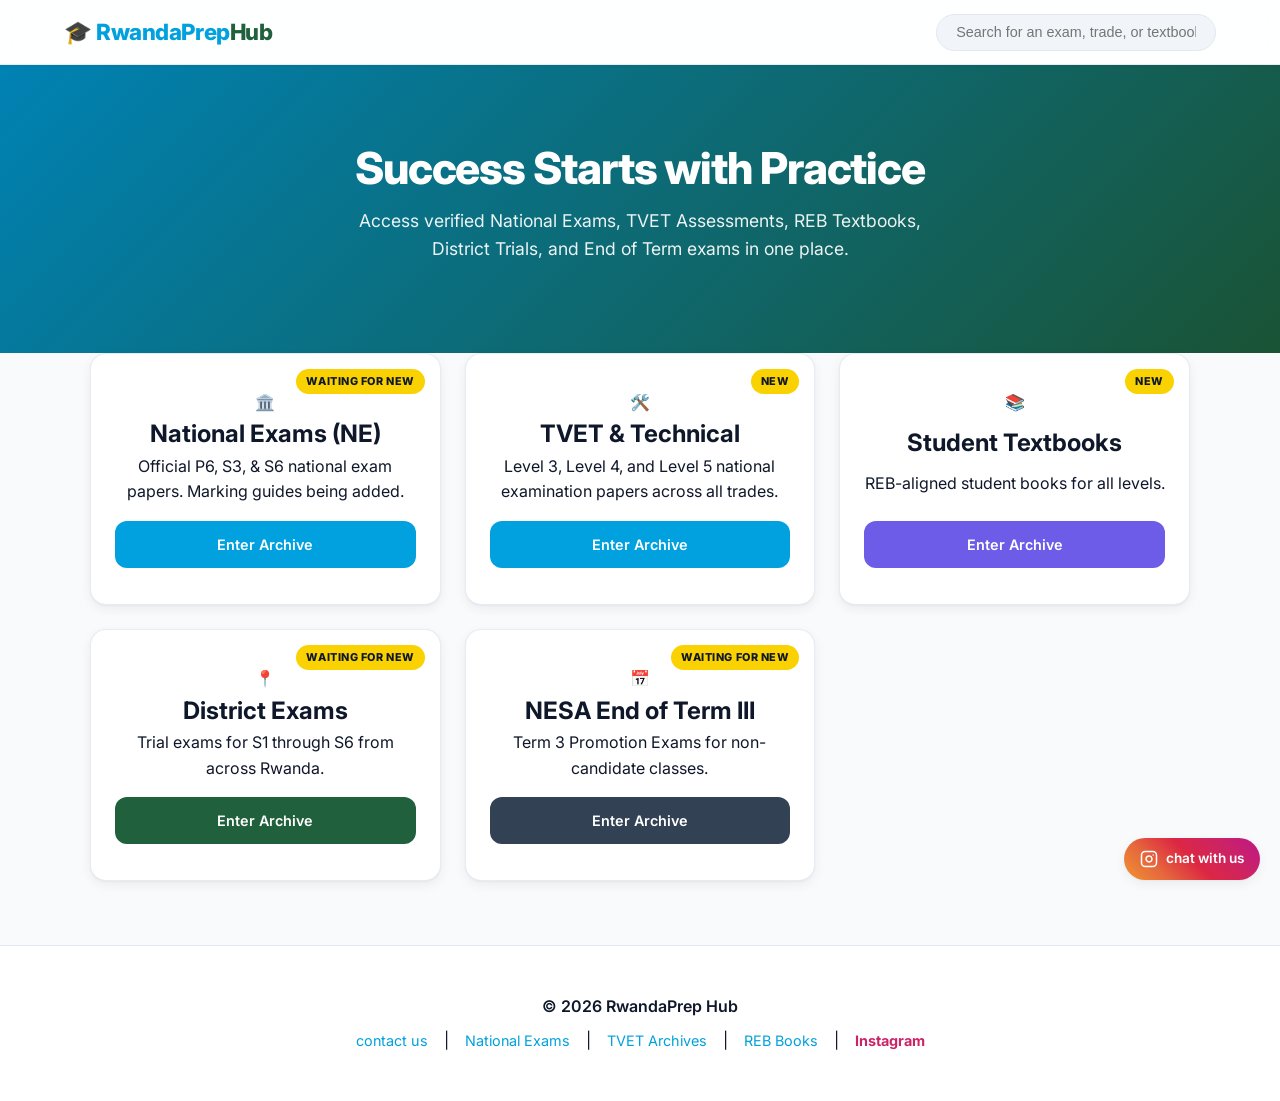
<file: index.html>
<!DOCTYPE html>
<html lang="en">
<head>
    <meta charset="UTF-8">
    <meta name="viewport" content="width=device-width, initial-scale=1.0">
    
    <title>Rwanda National Exam Past Papers, TVET & NESA District Mocks | RwandaPrep Hub</title>
    
    <meta name="description" content="Access official Rwanda National Exam (NESA) past papers, TVET L5 exams, TTC resources, textbooks, and District Mocks for P6, S3, and S6 candidates. Download marking schemes instantly.">
    
    <meta name="keywords" content="Rwanda National Exam Past Papers, NESA past papers, District Mocks Rwanda, S6 past papers, TVET L5 papers, S3 exam papers, P6 national exams, REB textbooks">
    
    <meta property="og:title" content="RwandaPrep Hub | National Exam Archive">
    <meta property="og:description" content="Free access to NESA past papers, TVET exams, REB textbooks, and District Mock exams.">
    <meta property="og:type" content="website">

    <link rel="icon" href="data:image/svg+xml,<svg xmlns=%22http://www.w3.org/2000/svg%22 viewBox=%220 0 100 100%22><text y=%22.9em%22 font-size=%2290%22>🎓</text></svg>">
    <link rel="stylesheet" href="style.css">

    <link rel="preconnect" href="https://fonts.googleapis.com">
    <link rel="preconnect" href="https://fonts.gstatic.com" crossorigin>
    <link href="https://fonts.googleapis.com/css2?family=Inter:wght@400;600;700&display=swap" rel="stylesheet">
    
    <!-- Google tag (gtag.js) -->
    <script async src="https://www.googletagmanager.com/gtag/js?id=G-NYPQ9ZKWQM"></script>
    <script>
      window.dataLayer = window.dataLayer || [];
      function gtag(){dataLayer.push(arguments);}
      gtag('js', new Date());

      gtag('config', 'G-NYPQ9ZKWQM');
    </script>
</head>
<body>

    <header class="main-header">
        <div class="header-container">
            <a href="index.html" class="logo">
                🎓 RwandaPrep<span>Hub</span>
            </a>
            <div class="search-container">
                <input type="text" placeholder="Search for an exam, trade, or textbook..." aria-label="Search">
            </div>
        </div>
    </header>

    <main>
        <section class="hero">
            <div class="hero-content">
                <h1>Success Starts with Practice</h1>
                <p>Access verified National Exams, TVET Assessments, REB Textbooks, District Trials, and End of Term exams in one place.</p>
            </div>
        </section>
    
        <section class="portal-selection">
            <div class="portal-grid">
                
                <a href="national.html" class="portal-card">
                    <div class="focus-badge">waiting for new</div>
                    <div class="portal-icon">🏛️</div>
                    <h2>National Exams (NE)</h2>
                    <p>Official P6, S3, & S6 national exam papers. Marking guides being added.</p>
                    <span class="btn btn-blue">Enter Archive</span>
                </a>

                <a href="tvet.html" class="portal-card">
                    <div class="focus-badge">New</div>
                    <div class="portal-icon">🛠️</div>
                    <h2>TVET & Technical</h2>
                    <p>Level 3, Level 4, and Level 5 national examination papers across all trades.</p>
                    <span class="btn btn-blue">Enter Archive</span>
                </a>

                <a href="books.html" class="portal-card">
                    <div class="focus-badge">New</div>
                    <div class="portal-icon">📚</div>
                    <h2>Student Textbooks</h2>
                    <p>REB-aligned student books for all levels.</p>
                    <span class="btn btn-purple">Enter Archive</span>
                </a>
    
                <a href="district.html" class="portal-card">
                    <div class="focus-badge">waiting for new</div>
                    <div class="portal-icon">📍</div>
                    <h2>District Exams</h2>
                    <p>Trial exams for S1 through S6 from across Rwanda.</p>
                    <span class="btn btn-green">Enter Archive</span>
                </a>
    
                <a href="end-of-year.html" class="portal-card">
                    <div class="focus-badge">waiting for new</div>
                    <div class="portal-icon">📅</div>
                    <h2>NESA End of Term III</h2>
                    <p>Term 3 Promotion Exams for non-candidate classes.</p>
                    <span class="btn btn-grey">Enter Archive</span>
                </a>
                
            </div>
        </section>
    </main>
    
   <footer class="main-footer">
        <p>&copy; 2026 RwandaPrep Hub</p>
        <div class="footer-links">
            <a href="javascript:void(0)" id="openModalFooter">contact us</a> | 
            <a href="national.html">National Exams</a> | 
            <a href="tvet.html">TVET Archives</a> | 
            <a href="books.html">REB Books</a> | 
            <a href="https://instagram.com/rwandaprep_official/" target="_blank" rel="noopener noreferrer" style="font-weight: 700; color: #cc2366;">
                Instagram
            </a>
        </div>
    </footer>

    <div id="requestModal" class="modal">
        <div class="modal-content">
            <span class="close-btn">&times;</span>
            <h2>Request or Contribute</h2>
            <p>Help us grow the RwandaPrep archive!</p>
            
            <form action="https://formsubmit.co/keynngirinhuti@gmail.com" method="POST">
                <input type="text" name="_honey" style="display:none">
                <input type="hidden" name="_captcha" value="false">
                <input type="hidden" name="_next" value="https://rwandaprep.netlify.app/national.html?status=success">        

                <div class="form-group">
                    <label>Your Name</label>
                    <input type="text" name="name" placeholder="Enter your name" required>
                </div>

                <div class="form-group">
                    <label>Reason for Contact</label>
                    <select name="contact_reason" class="modal-select" required>
                        <option value="" disabled selected>Select an option...</option>
                        <option value="Requesting Paper">I am looking for a missing paper or book</option>
                        <option value="Sharing Resource">I have a textbook/paper to share!</option>
                        <option value="Correction">I found a mistake in a paper or book</option>
                    </select>
                </div>

                <div class="form-group">
                    <label>Subject & Level</label>
                    <input type="text" name="subject_level" placeholder="e.g., S3 Biology or L5 Software Dev" required>
                </div>

                <div class="form-group">
                    <label>Specific Year</label>
                    <input type="text" name="year" placeholder="e.g., 2024" required>
                </div>

                <div class="form-group">
                    <label>Email Address</label>
                    <input type="email" name="email" placeholder="e.g., yourname@gmail.com" required>
                </div>

                <div class="form-group">
                    <label>Details</label>
                    <textarea name="message" rows="3" placeholder="If sharing a resource, paste a Google Drive link here or leave a message!"></textarea>
                </div>

                <button type="submit" class="submit-btn">Send to Archive</button>
            </form>
        </div>
    </div>

    <script src="script.js"></script>

    <a href="https://instagram.com/rwandaprep_official/" class="floating-ig" target="_blank" rel="noopener noreferrer" title="Ask for a paper on Instagram">
        <svg xmlns="http://www.w3.org/2000/svg" viewBox="0 0 24 24" fill="none" stroke="currentColor" stroke-width="2" stroke-linecap="round" stroke-linejoin="round">
            <rect x="2" y="2" width="20" height="20" rx="5" ry="5"></rect>
            <path d="M16 11.37A4 4 0 1 1 12.63 8 4 4 0 0 1 16 11.37z"></path>
            <line x1="17.5" y1="6.5" x2="17.51" y2="6.5"></line>
        </svg>
        <span class="ig-text">chat with us</span>
    </a>

</body>
</html>
</file>
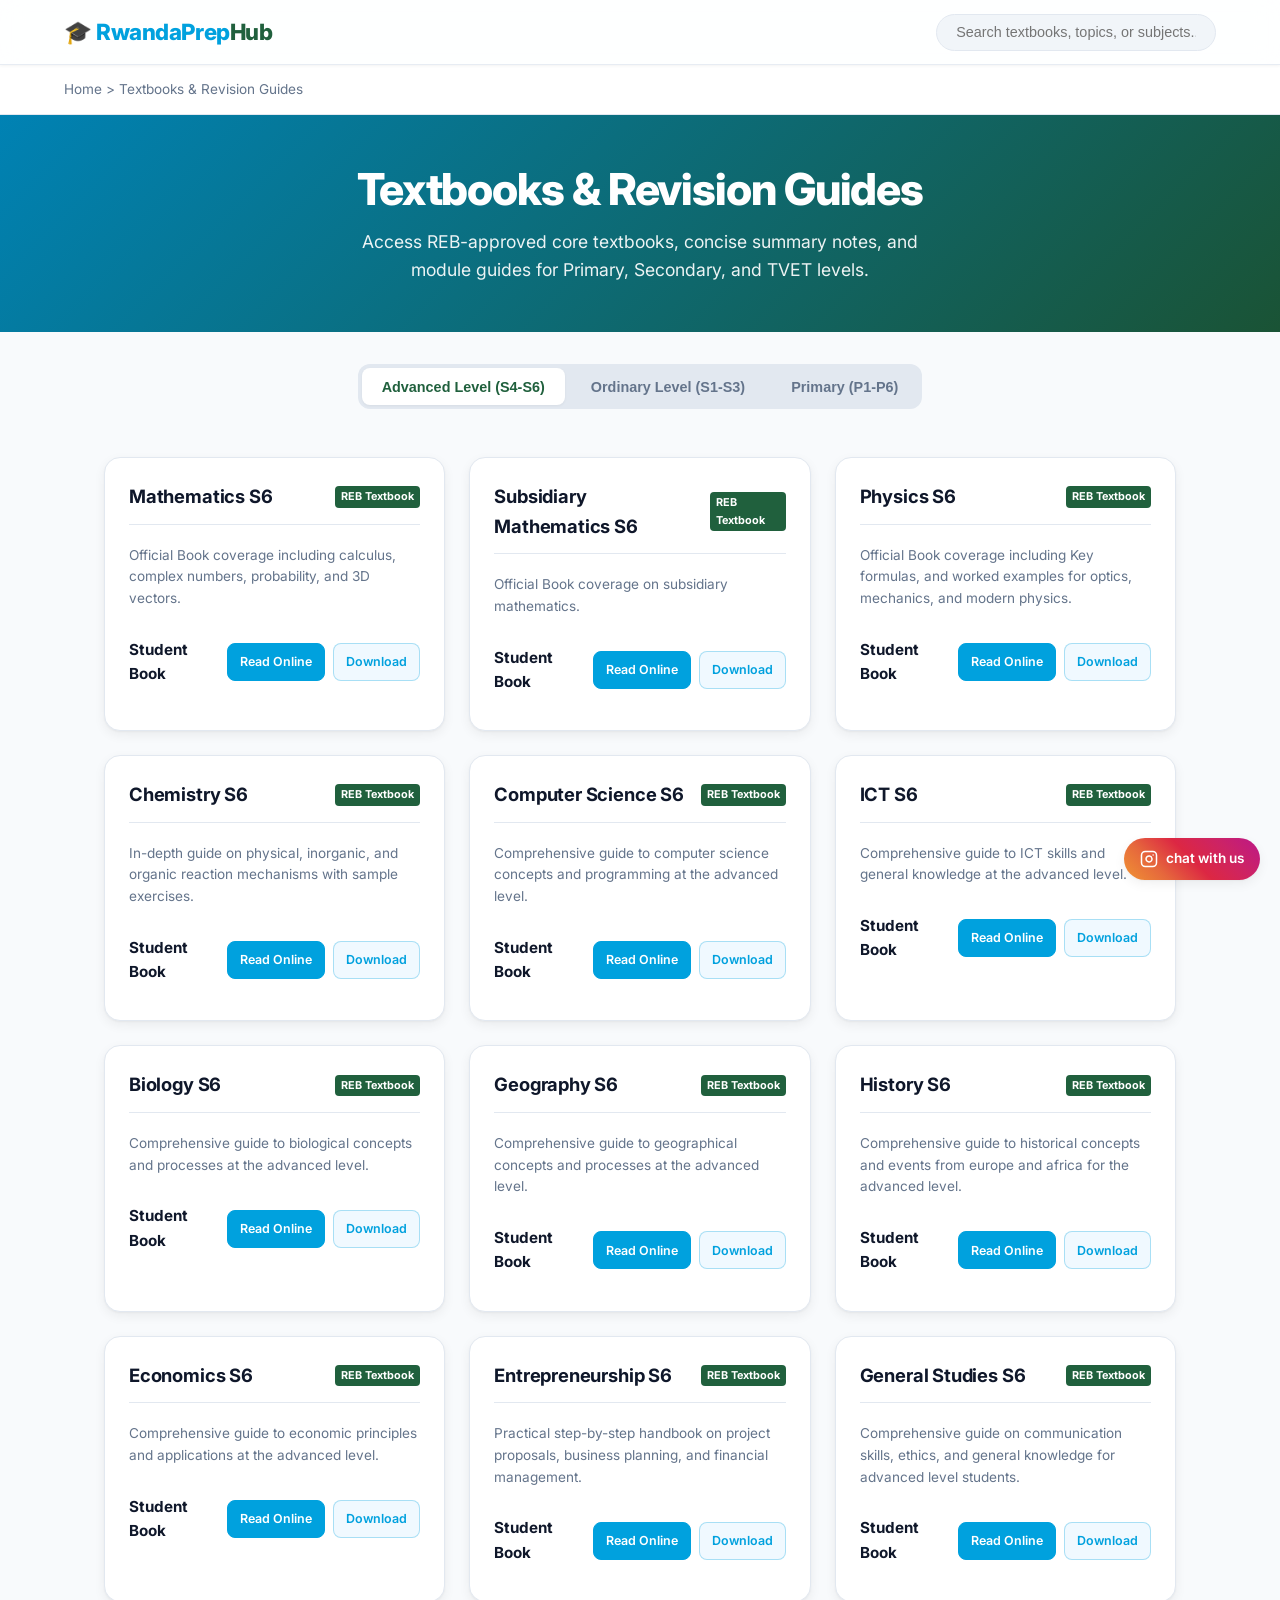
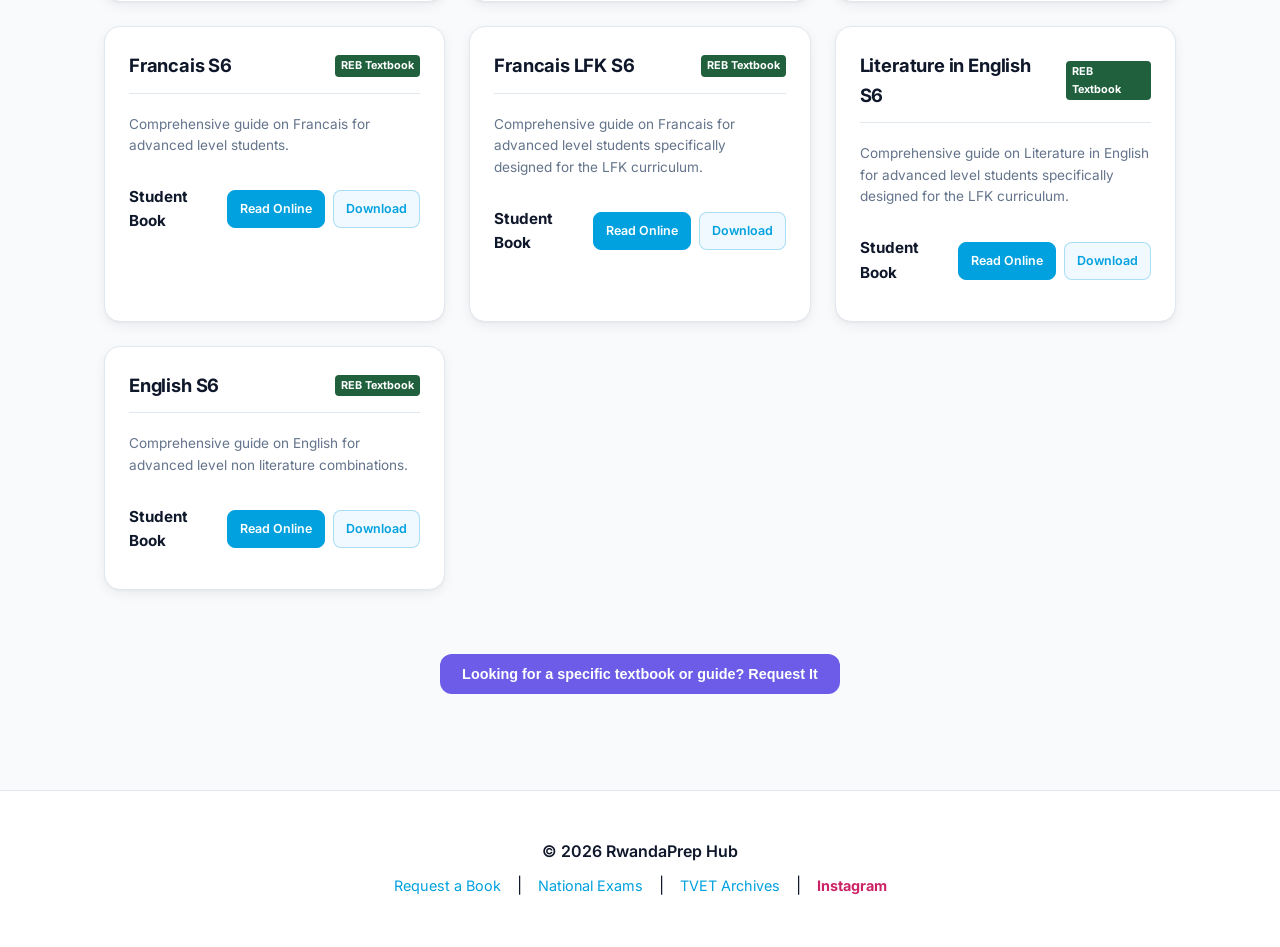
<file: books.html>
<!DOCTYPE html>
<html lang="en">
<head>
    <meta charset="UTF-8">
    <meta name="viewport" content="width=device-width, initial-scale=1.0">
    
    <title>REB Textbooks & Revision Guides | RwandaPrep Hub</title>
    
    <meta name="description" content="Download REB-aligned student textbooks, revision guides, summary notes, and TVET modules for Primary, Ordinary Level (S1-S3), and Advanced Level (S4-S6).">
    
    <meta name="keywords" content="REB textbooks, Rwanda student books, S6 Revision guides, S3 Physics notes, Primary school textbooks Rwanda, TVET modules PDF">
    
    <meta property="og:title" content="RwandaPrep Hub | Textbooks & Revision Guides">
    <meta property="og:description" content="Free REB core textbooks, revision notes, and study guides for primary and secondary students in Rwanda.">
    <meta property="og:type" content="website">

    <link rel="icon" href="data:image/svg+xml,<svg xmlns=%22http://www.w3.org/2000/svg%22 viewBox=%220 0 100 100%22><text y=%22.9em%22 font-size=%2290%22>🎓</text></svg>">
    <link rel="stylesheet" href="style.css">

    <link rel="preconnect" href="https://fonts.googleapis.com">
    <link rel="preconnect" href="https://fonts.gstatic.com" crossorigin>
    <link href="https://fonts.googleapis.com/css2?family=Inter:wght@400;600;700;800&display=swap" rel="stylesheet">
    
    <!-- Google tag (gtag.js) -->
    <script async src="https://www.googletagmanager.com/gtag/js?id=G-NYPQ9ZKWQM"></script>
    <script>
      window.dataLayer = window.dataLayer || [];
      function gtag(){dataLayer.push(arguments);}
      gtag('js', new Date());

      gtag('config', 'G-NYPQ9ZKWQM');
    </script>
</head>
<body>

    <!-- ==========================================
       1. MAIN HEADER & NAVIGATION
       ========================================== -->
    <header class="main-header">
        <div class="header-container">
            <a href="index.html" class="logo">
                🎓 RwandaPrep<span>Hub</span>
            </a>
            <div class="search-container">
                <input type="text" placeholder="Search textbooks, topics, or subjects..." aria-label="Search">
            </div>
        </div>
    </header>

    <!-- Breadcrumb Navigation -->
    <nav class="breadcrumb-nav">
        <a href="index.html">Home</a> &gt; <span>Textbooks & Revision Guides</span>
    </nav>

    <!-- ==========================================
       2. HERO SECTION
       ========================================== -->
    <section class="archive-hero">
        <h1>Textbooks & Revision Guides</h1>
        <p>Access REB-approved core textbooks, concise summary notes, and module guides for Primary, Secondary, and TVET levels.</p>
    </section>

    <!-- ==========================================
       3. LEVEL SWITCHER
       ========================================== -->
    <section class="level-switcher-section">
        <div class="switcher-container">
            <button class="level-btn active">Advanced Level (S4-S6)</button>
            <button class="level-btn">Ordinary Level (S1-S3)</button>
            <button class="level-btn">Primary (P1-P6)</button>
        </div>
    </section>

    <!-- ==========================================
       4. BOOKS & GUIDES GRID
       ========================================== -->
    <main class="subject-grid-section">
        
        <!-- ADVANCED LEVEL CONTENT (S4-S6) -->
        <div id="s6-content" class="level-content" style="display: block;">
            <div class="subject-grid">

                <article class="subject-card" data-keywords="advanced mathematics calculus algebra vectors s6 text book reb">
                    <div class="card-header">
                        <h3>Mathematics S6</h3>
                        <span class="badge-mock">REB Textbook</span>
                    </div>
                    <p style="font-size: 0.85rem; color: var(--text-muted); margin-bottom: 1rem;">
                        Official Book coverage including calculus, complex numbers, probability, and 3D vectors.
                    </p>
                    <ul class="paper-list">
                        <li>
                            <span class="year">Student Book</span>
                            <div class="actions">
                                <a href="books/s6/Advanced Mathematics S6 SB (1).pdf" class="download-link view" target="_blank">Read Online</a>
                                <a href="books/s6/Advanced Mathematics S6 SB (1).pdf" download class="download-link download">Download</a>
                            </div>
                        </li>
                    </ul>
                </article>

                <article class="subject-card" data-keywords="subsidiary mathematics calculus algebra vectors s6 text book reb">
                    <div class="card-header">
                        <h3>Subsidiary Mathematics S6</h3>
                        <span class="badge-mock">REB Textbook</span>
                    </div>
                    <p style="font-size: 0.85rem; color: var(--text-muted); margin-bottom: 1rem;">
                        Official Book coverage on subsidiary mathematics.
                    </p>
                    <ul class="paper-list">
                        <li>
                            <span class="year">Student Book</span>
                            <div class="actions">
                                <a href="books/s6/Subsidiary Mathematics SB S6.pdf" class="download-link view" target="_blank">Read Online</a>
                                <a href="books/s6/Subsidiary Mathematics SB S6.pdf" download class="download-link download">Download</a>
                            </div>
                        </li>
                    </ul>
                </article>

                <article class="subject-card" data-keywords="physics summary electromagnetism optics s6 text book reb">
                    <div class="card-header">
                        <h3>Physics S6 </h3>
                        <span class="badge-mock">REB Textbook</span>
                    </div>
                    <p style="font-size: 0.85rem; color: var(--text-muted); margin-bottom: 1rem;">
                       Official Book coverage including Key formulas, and worked examples for optics, mechanics, and modern physics.
                    </p>
                    <ul class="paper-list">
                        <li>
                            <span class="year">Student Book</span>
                            <div class="actions">
                                <a href="books/s6/S6 Physics  SB  (2).pdf" class="download-link view" target="_blank">Read Online</a>
                                <a href="books/s6/S6 Physics  SB  (2).pdf" download class="download-link download">Download</a>
                            </div>
                        </li>
                    </ul>
                </article>

                <article class="subject-card" data-keywords="chemistry organic physical chemistry s6 text book">
                    <div class="card-header">
                        <h3> Chemistry S6</h3>
                        <span class="badge-mock">REB Textbook</span>
                    </div>
                    <p style="font-size: 0.85rem; color: var(--text-muted); margin-bottom: 1rem;">
                        In-depth guide on physical, inorganic, and organic reaction mechanisms with sample exercises.
                    </p>
                    <ul class="paper-list">
                        <li>
                            <span class="year">Student Book</span>
                            <div class="actions">
                                <a href="books/s6/Chemistry S6 SB.pdf" class="download-link view" target="_blank">Read Online</a>
                                <a href="books/s6/Chemistry S6 SB.pdf" download class="download-link download">Download</a>
                            </div>
                        </li>
                    </ul>
                </article>

                <article class="subject-card" data-keywords="computer science programming s6 text book reb">
                    <div class="card-header">
                        <h3> Computer Science S6</h3>
                        <span class="badge-mock">REB Textbook</span>
                    </div>
                    <p style="font-size: 0.85rem; color: var(--text-muted); margin-bottom: 1rem;">
                        Comprehensive guide to computer science concepts and programming at the advanced level.
                    </p>
                    <ul class="paper-list">
                        <li>
                            <span class="year">Student Book</span>
                            <div class="actions">
                                <a href="books/s6/Computer Science S6 SB.pdf" class="download-link view" target="_blank">Read Online</a>
                                <a href="books/s6/Computer Science S6 SB.pdf" download class="download-link download">Download</a>
                            </div>
                        </li>
                    </ul>
                </article>

                <article class="subject-card" data-keywords="ICT computer skills and general ict knowledge s6 text book reb">
                    <div class="card-header">
                        <h3> ICT S6</h3>
                        <span class="badge-mock">REB Textbook</span>
                    </div>
                    <p style="font-size: 0.85rem; color: var(--text-muted); margin-bottom: 1rem;">
                        Comprehensive guide to ICT skills and general knowledge at the advanced level.
                    </p>
                    <ul class="paper-list">
                        <li>
                            <span class="year">Student Book</span>
                            <div class="actions">
                                <a href="books/s6/ICT S6 SB.pdf" class="download-link view" target="_blank">Read Online</a>
                                <a href="books/s6/ICT S6 SB.pdf" download class="download-link download">Download</a>
                            </div>
                        </li>
                    </ul>
                </article>

                <article class="subject-card" data-keywords="biology life sciences s6 text book reb">
                    <div class="card-header">
                        <h3>Biology S6</h3>
                        <span class="badge-mock">REB Textbook</span>
                    </div>
                    <p style="font-size: 0.85rem; color: var(--text-muted); margin-bottom: 1rem;">
                        Comprehensive guide to biological concepts and processes at the advanced level.
                    </p>
                    <ul class="paper-list">
                        <li>
                            <span class="year">Student Book</span>
                            <div class="actions">
                                <a href="books/s6/Biology S6 Student Book .pdf" class="download-link view" target="_blank">Read Online</a>
                                <a href="books/s6/Biology S6 Student Book .pdf" download class="download-link download">Download</a>
                            </div>
                        </li>
                    </ul>
                </article>

                <article class="subject-card" data-keywords="geography ,weather and geophysical processes s6 text book reb">
                    <div class="card-header">
                        <h3>Geography S6</h3>
                        <span class="badge-mock">REB Textbook</span>
                    </div>
                    <p style="font-size: 0.85rem; color: var(--text-muted); margin-bottom: 1rem;">
                        Comprehensive guide to geographical concepts and processes at the advanced level.
                    </p>
                    <ul class="paper-list">
                        <li>
                            <span class="year">Student Book</span>
                            <div class="actions">
                                <a href="books/s6/Geography S6 SB.pdf" class="download-link view" target="_blank">Read Online</a>
                                <a href="books/s6/Geography S6 SB.pdf" download class="download-link download">Download</a>
                            </div>
                        </li>
                    </ul>
                </article>
                <article class="subject-card" data-keywords="History of europe and africa  s6 text book reb">
                    <div class="card-header">
                        <h3>History S6</h3>
                        <span class="badge-mock">REB Textbook</span>
                    </div>
                    <p style="font-size: 0.85rem; color: var(--text-muted); margin-bottom: 1rem;">
                        Comprehensive guide to historical concepts and events from europe and africa for the advanced level.
                    </p>
                    <ul class="paper-list">
                        <li>
                            <span class="year">Student Book</span>
                            <div class="actions">
                                <a href="books/s6/History S6 SB.pdf" class="download-link view" target="_blank">Read Online</a>
                                <a href="books/s6/History S6 SB.pdf" download class="download-link download">Download</a>
                            </div>
                        </li>
                    </ul>
                </article>
                

                <article class="subject-card" data-keywords="economics macroeconomics microeconomics s6 text book reb">
                    <div class="card-header">
                        <h3>Economics S6</h3>
                        <span class="badge-mock">REB Textbook</span>
                    </div>
                    <p style="font-size: 0.85rem; color: var(--text-muted); margin-bottom: 1rem;">
                        Comprehensive guide to economic principles and applications at the advanced level.
                    </p>
                    <ul class="paper-list">
                        <li>
                            <span class="year">Student Book</span>
                            <div class="actions">
                                <a href="books/s6/Economics S6 SB.pdf" class="download-link view" target="_blank">Read Online</a>
                                <a href="books/s6/Economics S6 SB.pdf" download class="download-link download">Download</a>
                            </div>
                        </li>
                    </ul>
                </article>

                <article class="subject-card" data-keywords="entrepreneurship business plan finance s6 text book reb">
                    <div class="card-header">
                        <h3>Entrepreneurship S6</h3>
                        <span class="badge-mock">REB Textbook</span>
                    </div>
                    <p style="font-size: 0.85rem; color: var(--text-muted); margin-bottom: 1rem;">
                        Practical step-by-step handbook on project proposals, business planning, and financial management.
                    </p>
                    <ul class="paper-list">
                        <li>
                            <span class="year">Student Book</span>
                            <div class="actions">
                                <a href="books/s6/Entrepreneurship S6_SB.pdf" class="download-link view" target="_blank">Read Online</a>
                                <a href="books/s6/Entrepreneurship S6_SB.pdf" download class="download-link download">Download</a>
                            </div>
                        </li>
                    </ul>
                </article>

                <article class="subject-card" data-keywords="General Studies and communication skills s6 text book reb">
                    <div class="card-header">
                        <h3>General Studies S6</h3>
                        <span class="badge-mock">REB Textbook</span>
                    </div>
                    <p style="font-size: 0.85rem; color: var(--text-muted); margin-bottom: 1rem;">
                        Comprehensive guide on communication skills, ethics, and general knowledge for advanced level students.
                    </p>
                    <ul class="paper-list">
                        <li>
                            <span class="year">Student Book</span>
                            <div class="actions">
                                <a href="books/s6/General Studies S6 SB.pdf" class="download-link view" target="_blank">Read Online</a>
                                <a href="books/s6/General Studies S6 SB.pdf" download class="download-link download">Download</a>
                            </div>
                        </li>
                    </ul>
                </article>
                <article class="subject-card" data-keywords="Francais ,grammaire ,vocabulaire ,lecture s6  text book reb">
                    <div class="card-header">
                        <h3>Francais S6</h3>
                        <span class="badge-mock">REB Textbook</span>
                    </div>
                    <p style="font-size: 0.85rem; color: var(--text-muted); margin-bottom: 1rem;">
                        Comprehensive guide on Francais for advanced level students.
                    </p>
                    <ul class="paper-list">
                        <li>
                            <span class="year">Student Book</span>
                            <div class="actions">
                                <a href="books/s6/FRENCH S6 SB.pdf" class="download-link view" target="_blank">Read Online</a>
                                <a href="books/s6/FRENCH S6 SB.pdf" download class="download-link download">Download</a>
                            </div>
                        </li>
                    </ul>
                </article>
                <article class="subject-card" data-keywords="Francais ,grammaire ,vocabulaire ,lecture s6 text book reb">
                    <div class="card-header">
                        <h3>Francais LFK S6</h3>
                        <span class="badge-mock">REB Textbook</span>
                    </div>
                    <p style="font-size: 0.85rem; color: var(--text-muted); margin-bottom: 1rem;">
                        Comprehensive guide on Francais for advanced level students specifically designed for the LFK curriculum.
                    </p>
                    <ul class="paper-list">
                        <li>
                            <span class="year">Student Book</span>
                            <div class="actions">
                                <a href="books/s6/French S6 SB LFK.pdf " class="download-link view" target="_blank">Read Online</a>
                                <a href="books/s6/French S6 SB LFK.pdf " download class="download-link download">Download</a>
                            </div>
                        </li>
                    </ul>
                </article>
                <article class="subject-card" data-keywords="Literature in English s6 text book reb">
                    <div class="card-header">
                        <h3>Literature in English S6</h3>
                        <span class="badge-mock">REB Textbook</span>
                    </div>
                    <p style="font-size: 0.85rem; color: var(--text-muted); margin-bottom: 1rem;">
                        Comprehensive guide on Literature in English for advanced level students specifically designed for the LFK curriculum.
                    </p>
                    <ul class="paper-list">
                        <li>
                            <span class="year">Student Book</span>
                            <div class="actions">
                                <a href="books/s6/Literature in English S6 SB.pdf " class="download-link view" target="_blank">Read Online</a>
                                <a href="books/s6/Literature in English S6 SB.pdf " download class="download-link download">Download</a>
                            </div>
                        </li>
                    </ul>
                </article>
                <article class="subject-card" data-keywords="English s6 text book reb">
                    <div class="card-header">
                        <h3>English S6</h3>
                        <span class="badge-mock">REB Textbook</span>
                    </div>
                    <p style="font-size: 0.85rem; color: var(--text-muted); margin-bottom: 1rem;">
                        Comprehensive guide on English for advanced level non literature combinations.
                    </p>
                    <ul class="paper-list">
                        <li>
                            <span class="year">Student Book</span>
                            <div class="actions">
                                <a href="books/s6/English S6 SB.pdf " class="download-link view" target="_blank">Read Online</a>
                                <a href="books/s6/English S6 SB.pdf " download class="download-link download">Download</a>
                            </div>
                        </li>
                    </ul>
                </article>

            </div>
        </div>

        <!-- ORDINARY LEVEL CONTENT (S1-S3) -->
        <div id="s3-content" class="level-content" style="display: none;">
            <div class="subject-grid">

                <article class="subject-card" data-keywords="physics summary mechanics energy electricity s1 s2 s3 ordinary level">
                    <div class="card-header">
                        <h3> Physics S3</h3>
                        <span class="badge-mock">Revision Guide</span>
                    </div>
                    <p style="font-size: 0.85rem; color: var(--text-muted); margin-bottom: 1rem;">
                        Condensed notes covering mechanics, heat, sound, light, and basic circuits for S3 students.
                    </p>
                    <ul class="paper-list">
                        <li>
                            <span class="year">Student Book</span>
                            <div class="actions">
                                <a href="books/s3/Physics S3 SB.pdf" class="download-link view" target="_blank">Read Online</a>
                                <a href="books/s3/Physics S3 SB.pdf" download class="download-link download">Download</a>
                            </div>
                        </li>
                    </ul>
                </article>

                <article class="subject-card" data-keywords="biology genetics ecology physiology s3 ordinary level text book">
                    <div class="card-header">
                        <h3>Biology S3</h3>
                        <span class="badge-mock">REB Textbook</span>
                    </div>
                    <p style="font-size: 0.85rem; color: var(--text-muted); margin-bottom: 1rem;">
                        Comprehensive textbook on human anatomy, plant physiology, genetics, and environmental ecology.
                    </p>
                    <ul class="paper-list">
                        <li>
                            <span class="year">Student Book</span>
                            <div class="actions">
                                <a href="books/s3/Biology S3 SB.pdf" class="download-link view" target="_blank">Read Online</a>
                                <a href="books/s3/Biology S3 SB.pdf" download class="download-link download">Download</a>
                            </div>
                        </li>
                    </ul>
                </article>

                <article class="subject-card" data-keywords="mathematics arithmetic geometry fractions s1 s2 s3 guide">
                    <div class="card-header">
                        <h3>Mathematics S3</h3>
                        <span class="badge-mock">Study Guide</span>
                    </div>
                    <p style="font-size: 0.85rem; color: var(--text-muted); margin-bottom: 1rem;">
                        Arithmetic operations, fractions, geometry, and algebraic concepts for S3 students.
                    </p>
                    <ul class="paper-list">
                        <li>
                            <span class="year">Study Book</span>
                            <div class="actions">
                                <a href="books/s3/Mathematics S3 SB.pdf" class="download-link view" target="_blank">Read Online</a>
                                <a href="books/s3/Mathematics S3 SB.pdf" download class="download-link download">Download</a>
                            </div>
                        </li>
                    </ul>
                </article>

            </div>
        </div>

        <!-- PRIMARY LEVEL CONTENT (P1-P6) -->
        <div id="p6-content" class="level-content" style="display: none;">
            <div class="subject-grid">

                <article class="subject-card" data-keywords="mathematics arithmetic geometry fractions p6 primary text book">
                    <div class="card-header">
                        <h3>Mathematics P6 Textbook</h3>
                        <span class="badge-mock">REB Textbook</span>
                    </div>
                    <p style="font-size: 0.85rem; color: var(--text-muted); margin-bottom: 1rem;">
                        P6 math textbook focusing on core arithmetic, percentages, algebra foundations, and geometry.
                    </p>
                    <ul class="paper-list">
                        <li>
                            <span class="year">Student Book</span>
                            <div class="actions">
                                <a href="books/p6/Mathematics P6 PB.pdf" class="download-link view" target="_blank">Read Online</a>
                                <a href="books/p6/Mathematics P6 PB.pdf" download class="download-link download">Download</a>
                            </div>
                        </li>
                    </ul>
                </article>

                <article class="subject-card" data-keywords="science elementary technology set p6 primary text book">
                    <div class="card-header">
                        <h3>SET P6</h3>
                        <span class="badge-mock">REB Textbook</span>
                    </div>
                    <p style="font-size: 0.85rem; color: var(--text-muted); margin-bottom: 1rem;">
                        Elementary science, agriculture, health, and basic computing concepts for primary candidates.
                    </p>
                    <ul class="paper-list">
                        <li>
                            <span class="year">Student Book</span>
                            <div class="actions">
                                <a href="books/p6/SET P6 PB.pdf" class="download-link view" target="_blank">Read Online</a>
                                <a href="books/p6/SET P6 PB.pdf" download class="download-link download">Download</a>
                            </div>
                        </li>
                    </ul>
                </article>

                <article class="subject-card" data-keywords="social studies history geography p6 primary text book">
                    <div class="card-header">
                        <h3>Social Studies P6</h3>
                        <span class="badge-mock">REB Textbook</span>
                    </div>
                    <p style="font-size: 0.85rem; color: var(--text-muted); margin-bottom: 1rem;">
                        History of Rwanda, civics, geography, and social environment fundamentals for P6 preparation.
                    </p>
                    <ul class="paper-list">
                        <li>
                            <span class="year">Student Book</span>
                            <div class="actions">
                                <a href="books/p6/Social Studies P6 PB.pdf" class="download-link view" target="_blank">Read Online</a>
                                <a href="books/p6/Social Studies P6 PB.pdf" download class="download-link download">Download</a>
                            </div>
                        </li>
                    </ul>
                </article>
                <article class="subject-card" data-keywords="kinyarwanda,ibisakuzo,ikibonezamvugo,imigani,inyunguramagambo p6 primary guide">
                    <div class="card-header">
                        <h3>Kinyarwanda P6</h3>
                        <span class="badge-mock">REB Textbook</span>
                    </div>
                    <p style="font-size: 0.85rem; color: var(--text-muted); margin-bottom: 1rem;">
                        Amasomo y'Ikinyarwanda harimo : imigani,ibisakuzo ,ubuvangazo,ikibonezamvugo no gusoma inkuru n'inyunguramagambo.
                    </p>
                    <ul class="paper-list">
                        <li>
                            <span class="year">Student Book</span>
                            <div class="actions">
                                <a href="books/p6/Kinyarwanda P6 PB.pdf" class="download-link view" target="_blank">Read Online</a>
                                <a href="books/p6/Kinyarwanda P6 PB.pdf" download class="download-link download">Download</a>
                            </div>
                        </li>
                    </ul>
                </article>
                <article class="subject-card" data-keywords="english p6 primary text book">
                    <div class="card-header">
                        <h3>English P6</h3>
                        <span class="badge-mock">REB Textbook</span>
                    </div>
                    <p style="font-size: 0.85rem; color: var(--text-muted); margin-bottom: 1rem;">
                        A comprehensive English textbook for P6 students, covering grammar, vocabulary, reading comprehension, and writing skills.
                    </p>
                    <ul class="paper-list">
                        <li>
                            <span class="year">Student Book</span>
                            <div class="actions">
                                <a href="books/p6/English P6 PB.pdf" class="download-link view" target="_blank">Read Online</a>
                                <a href="books/p6/English P6 PB.pdf" download class="download-link download">Download</a>
                            </div>
                        </li>
                    </ul>
                </article>
                <article class="subject-card" data-keywords="francais ,grammaire ,vocabulaire ,lecture p6 primary text book">
                    <div class="card-header">
                        <h3>Francais P6</h3>
                        <span class="badge-mock">REB Textbook</span>
                    </div>
                    <p style="font-size: 0.85rem; color: var(--text-muted); margin-bottom: 1rem;">
                        livre de francais pour les eleves de P6, couvrant la grammaire, le vocabulaire, la comprehension de lecture et les competences d'ecriture.
                    </p>
                    <ul class="paper-list">
                        <li>
                            <span class="year">Student Book</span>
                            <div class="actions">
                                <a href="books/p6/Francais P6 PB.pdf" class="download-link view" target="_blank">Read Online</a>
                                <a href="books/p6/Francais P6 PB.pdf" download class="download-link download">Download</a>
                            </div>
                        </li>
                    </ul>
                </article>

            </div>
        </div>

        <!-- Request missing book trigger -->
        <div class="request-container">
            <button id="openModalBtn" class="btn btn-purple">Looking for a specific textbook or guide? Request It</button>
        </div>

    </main>

    <!-- ==========================================
       5. FOOTER
       ========================================== -->
    <footer class="main-footer">
        <p>&copy; 2026 RwandaPrep Hub</p>
        <div class="footer-links">
            <a href="javascript:void(0)" id="openModalFooter">Request a Book</a> | 
            <a href="national.html">National Exams</a> | 
            <a href="tvet.html">TVET Archives</a> | 
            <a href="https://instagram.com/rwandaprep_official/" target="_blank" rel="noopener noreferrer" style="font-weight: 700; color: #cc2366;">
                Instagram
            </a>
        </div>
    </footer>

    <!-- ==========================================
       6. REQUEST MODAL
       ========================================== -->
    <div id="requestModal" class="modal">
        <div class="modal-content">
            <span class="close-btn">&times;</span>
            <h2>Request or Share a Book</h2>
            <p>Help us add missing textbooks, modules, or notes for Rwandan students!</p>
            
            <form action="https://formsubmit.co/keynngirinhuti@gmail.com" method="POST">
                <input type="text" name="_honey" style="display:none">
                <input type="hidden" name="_captcha" value="false">
                <input type="hidden" name="_next" value="https://rwandaprep.netlify.app/books.html?status=success">        

                <div class="form-group">
                    <label>Your Name</label>
                    <input type="text" name="name" placeholder="Enter your name" required>
                </div>

                <div class="form-group">
                    <label>Reason for Contact</label>
                    <select name="contact_reason" class="modal-select" required>
                        <option value="" disabled selected>Select an option...</option>
                        <option value="Requesting Book">I am looking for a missing textbook or notes</option>
                        <option value="Sharing Resource">I have a book/PDF to share!</option>
                        <option value="Correction">I found a broken link</option>
                    </select>
                </div>

                <div class="form-group">
                    <label>Book Title & Level</label>
                    <input type="text" name="subject_level" placeholder="e.g., S6 Biology REB Textbook or P6 SST" required>
                </div>

                <div class="form-group">
                    <label>Email Address</label>
                    <input type="email" name="email" placeholder="e.g., yourname@gmail.com" required>
                </div>

                <div class="form-group">
                    <label>Details / Link</label>
                    <textarea name="message" rows="3" placeholder="If sharing a resource, paste a Google Drive link here or leave a message!"></textarea>
                </div>

                <button type="submit" class="submit-btn">Send Request</button>
            </form>
        </div>
    </div>

    <!-- Floating Instagram Button -->
    <a href="https://instagram.com/rwandaprep_official/" class="floating-ig" target="_blank" rel="noopener noreferrer" title="Ask for a book on Instagram">
        <svg xmlns="http://www.w3.org/2000/svg" viewBox="0 0 24 24" fill="none" stroke="currentColor" stroke-width="2" stroke-linecap="round" stroke-linejoin="round">
            <rect x="2" y="2" width="20" height="20" rx="5" ry="5"></rect>
            <path d="M16 11.37A4 4 0 1 1 12.63 8 4 4 0 0 1 16 11.37z"></path>
            <line x1="17.5" y1="6.5" x2="17.51" y2="6.5"></line>
        </svg>
        <span class="ig-text">chat with us</span>
    </a>

    <!-- Scripts -->
    <script src="script.js"></script>
</body>
</html>
</file>
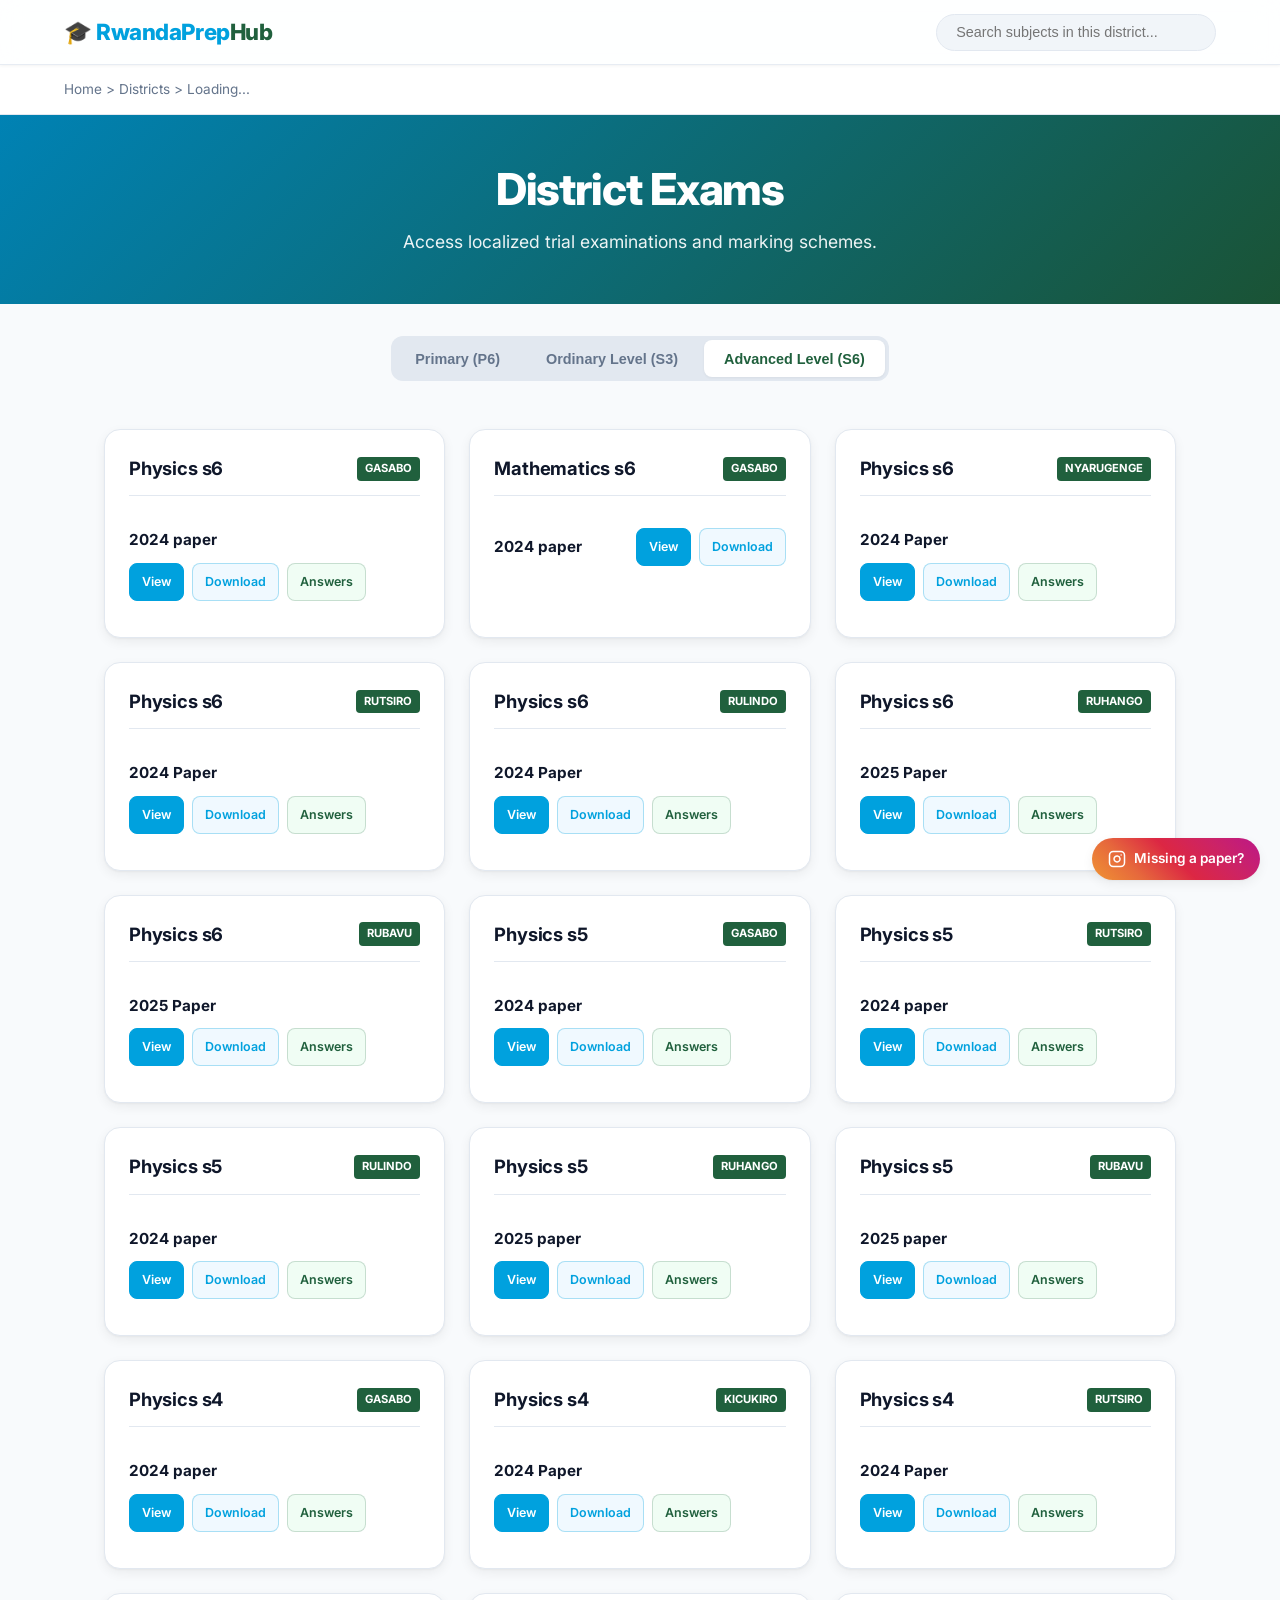
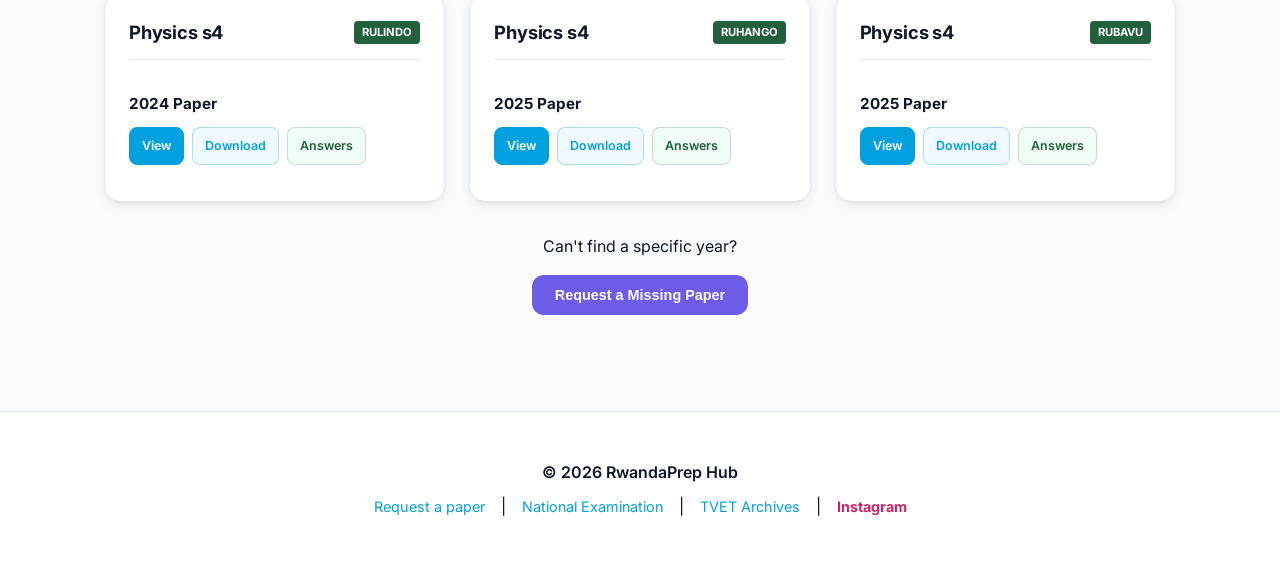
<file: district-results.html>
<!DOCTYPE html>
<html lang="en">
<head>
    <meta charset="UTF-8">
    <meta name="viewport" content="width=device-width, initial-scale=1.0">
    <title>District Exams | RwandaPrep Hub</title>
    
    <link rel="icon" href="data:image/svg+xml,<svg xmlns=%22http://www.w3.org/2000/svg%22 viewBox=%220 0 100 100%22><text y=%22.9em%22 font-size=%2290%22>🎓</text></svg>">
    <meta name="description" content="Access the most complete archive of Rwanda National Exam (NESA) past papers and District Mocks for P6, S3, and S6 candidates. Download marking schemes and practice for success.">
    <meta name="keywords" content="Rwanda National Exam Past Papers, NESA past papers, District Mocks Rwanda, S6 past papers, S3 exam papers, P6 national exams">
    
    <meta property="og:title" content="RwandaPrep Hub | National Exam Archive">
    <meta property="og:description" content="Free access to NESA past papers and District Mock exams.">
    <meta property="og:type" content="website">
    
    <link rel="preconnect" href="https://fonts.googleapis.com">
    <link rel="preconnect" href="https://fonts.gstatic.com" crossorigin>
    <link href="https://fonts.googleapis.com/css2?family=Inter:wght@400;600;700&display=swap" rel="stylesheet">
    <link rel="stylesheet" href="style.css">
    
    <!-- Google tag (gtag.js) -->
    <script async src="https://www.googletagmanager.com/gtag/js?id=G-NYPQ9ZKWQM"></script>
    <script>
      window.dataLayer = window.dataLayer || [];
      function gtag(){dataLayer.push(arguments);}
      gtag('js', new Date());

      gtag('config', 'G-NYPQ9ZKWQM');
    </script>
    
    <style>
        .badge-dist {
            background: var(--rwanda-green, #00A3E0);
            color: white;
            font-size: 0.7rem;
            padding: 3px 8px;
            border-radius: 4px;
            text-transform: uppercase;
            font-weight: 700;
            margin-left: 10px;
            display: inline-block;
        }

        .paper-list li {
            display: flex;
            flex-wrap: wrap;
            justify-content: space-between;
            align-items: center;
            gap: 10px;
            padding: 12px 0;
            border-bottom: 1px solid #eee;
        }

        .paper-list li:last-child { border-bottom: none; }

        .district-empty-msg {
            grid-column: 1 / -1;
            text-align: center;
            padding: 4rem 2rem;
            background: white;
            border-radius: 12px;
            display: none;
        }
    </style>
</head>
<body class="archive-page">

    <header class="main-header">
        <div class="header-container">
            <a href="index.html" class="logo">🎓 RwandaPrep<span>Hub</span></a>
            <div class="search-container">
                <input type="text" placeholder="Search subjects in this district..." aria-label="Search subjects in this district">
            </div>
        </div>
    </header>

    <nav class="breadcrumb-nav">
        <div class="container">
            <a href="index.html">Home</a> &gt; <a href="district.html">Districts</a> &gt; <span id="breadcrumb-dist">Loading...</span>
        </div>
    </nav>

    <section class="archive-hero">
        <div class="container">
            <h1 id="district-title">District Exams</h1>
            <p>Access localized trial examinations and marking schemes.</p>
        </div>
    </section>

    <section class="level-switcher-section">
        <div class="switcher-container">
            <button class="level-btn">Primary (P6)</button>
            <button class="level-btn">Ordinary Level (S3)</button>
            <button class="level-btn active">Advanced Level (S6)</button>
        </div>
    </section>

    <section class="subject-grid-section container">
        
        <div id="p6-content" class="level-content" style="display: none;">
            <div class="subject-grid">
                <!-- P6 Content -->
            </div>
        </div>

        <div id="s3-content" class="level-content" style="display: none;">
            <div class="subject-grid">
                <div class="subject-card" data-district="Gasabo" data-keywords="s1 physics gasabo district">
                    <div class="card-header">
                        <h3>Physics s1</h3>
                        <span class="badge-dist">Gasabo</span>
                    </div>
                    <ul class="paper-list">
                        <li>
                            <span class="year">2024 Mock</span>
                            <div class="actions">
                                <a href="https://drive.google.com/file/d/1PViyiymlW705ip5gJtylp1uGBIsN5uRO/view?usp=drive_link" target="_blank" rel="noopener noreferrer" class="download-link view">View</a>
                                <a href="https://drive.google.com/uc?export=download&confirm=1&id=1PViyiymlW705ip5gJtylp1uGBIsN5uRO" target="_blank" rel="noopener noreferrer" class="download-link download">Download</a>
                                <a href="https://drive.google.com/file/d/1XO3oAC0PMqD3WnWDfdhdd5wKssp2JUvI/view?usp=drive_link" target="_blank" rel="noopener noreferrer" class="download-link scheme">Answers</a>
                            </div>
                        </li>
                    </ul>
                </div>

                <div class="subject-card" data-district="Rubavu" data-keywords="s1 physics rubavu district">
                    <div class="card-header">
                        <h3>Physics s1</h3>
                        <span class="badge-dist">Rubavu</span>
                    </div>
                    <ul class="paper-list">
                        <li>
                            <span class="year">2025 paper</span>
                            <div class="actions">
                                <a href="https://drive.google.com/file/d/1klGQ7_-sMLLvsciWiKRcigpiTDsMQb7O/view?usp=drive_link" target="_blank" rel="noopener noreferrer" class="download-link view">View</a>
                                <a href="https://drive.google.com/uc?export=download&confirm=1&id=1klGQ7_-sMLLvsciWiKRcigpiTDsMQb7O" target="_blank" rel="noopener noreferrer" class="download-link download">Download</a>
                                <a href="https://drive.google.com/file/d/1BTIJ98rkLujh7-SurGsq_hL_-V7W1Gki/view?usp=drive_link" target="_blank" rel="noopener noreferrer" class="download-link scheme">Answers</a>
                            </div>
                        </li>
                    </ul>
                </div>

                <div class="subject-card" data-district="Gasabo" data-keywords="s2 physics gasabo district">
                    <div class="card-header">
                        <h3>Physics s2</h3>
                        <span class="badge-dist">Gasabo</span>
                    </div>
                    <ul class="paper-list">
                        <li>
                            <span class="year">2024 paper</span>
                            <div class="actions">
                                <a href="https://drive.google.com/file/d/19oC9YY1jyFLTrSl9TkNdQEuQjrii64yD/view?usp=drive_link" target="_blank" rel="noopener noreferrer" class="download-link view">View</a>
                                <a href="https://drive.google.com/uc?export=download&confirm=1&id=19oC9YY1jyFLTrSl9TkNdQEuQjrii64yD" target="_blank" rel="noopener noreferrer" class="download-link download">Download</a>
                                <a href="https://drive.google.com/file/d/1ZDO4GUGKrlEwEZxg1NuJwDELCaVFPRj0/view?usp=drive_link" target="_blank" rel="noopener noreferrer" class="download-link scheme">Answers</a>
                            </div>
                        </li>
                    </ul>
                </div>

                <div class="subject-card" data-district="Rutsiro" data-keywords="s2 physics rutsiro district">
                    <div class="card-header">
                        <h3>Physics s2</h3>
                        <span class="badge-dist">Rutsiro</span>
                    </div>
                    <ul class="paper-list">
                        <li>
                            <span class="year">2024</span>
                            <div class="actions">
                                <a href="https://drive.google.com/file/d/159L4d6mrkSXLrygh8962SEocY2AUjtLq/view?usp=drive_link" target="_blank" rel="noopener noreferrer" class="download-link view">View</a>
                                <a href="https://drive.google.com/uc?export=download&confirm=1&id=159L4d6mrkSXLrygh8962SEocY2AUjtLq" target="_blank" rel="noopener noreferrer" class="download-link download">Download</a>
                                <a href="https://drive.google.com/file/d/1ywel0BvdqvTGFloV7AHoVDaS3aUyJS1p/view?usp=drive_link" target="_blank" rel="noopener noreferrer" class="download-link scheme">Answers</a>
                            </div>
                        </li>
                    </ul>
                </div>

                <div class="subject-card" data-district="Rubavu" data-keywords="s2 physics rubavu district">
                    <div class="card-header">
                        <h3>Physics s2</h3>
                        <span class="badge-dist">Rubavu</span>
                    </div>
                    <ul class="paper-list">
                        <li>
                            <span class="year">2025 paper</span>
                            <div class="actions">
                                <a href="https://drive.google.com/file/d/15TuatIU1b7cnaftOR4GLBFjxxrAS5eo3/view?usp=drive_link" target="_blank" rel="noopener noreferrer" class="download-link view">View</a>
                                <a href="https://drive.google.com/uc?export=download&confirm=1&id=15TuatIU1b7cnaftOR4GLBFjxxrAS5eo3" target="_blank" rel="noopener noreferrer" class="download-link download">Download</a>
                                <a href="https://drive.google.com/file/d/1s06y1_K91cC3gflORyPkpamjoXjOtDvL/view?usp=drive_link" target="_blank" rel="noopener noreferrer" class="download-link scheme">Answers</a>
                            </div>
                        </li>
                    </ul>
                </div>

                <div class="subject-card" data-district="Rwamagana" data-keywords="s3 physics rwamagana district">
                    <div class="card-header">
                        <h3>Physics s3</h3>
                        <span class="badge-dist">Rwamagana</span>
                    </div>
                    <ul class="paper-list">
                        <li>
                            <span class="year">2024</span>
                            <div class="actions">
                                <a href="https://drive.google.com/file/d/1sa72yyqKWJxi4-pK5pu4v9TCq7cv9xGX/view?usp=drive_link" target="_blank" rel="noopener noreferrer" class="download-link view">View</a>
                                <a href="https://drive.google.com/uc?export=download&confirm=1&id=1sa72yyqKWJxi4-pK5pu4v9TCq7cv9xGX" target="_blank" rel="noopener noreferrer" class="download-link download">Download</a>
                                <a href="https://drive.google.com/file/d/1qS9qrbVfOW_IgqFzuZ3fvhW1ZqI8qfCK/view?usp=drive_link" target="_blank" rel="noopener noreferrer" class="download-link scheme">Answers</a>
                            </div>
                        </li>
                    </ul>
                </div>
                
                <div class="subject-card" data-district="Rwamagana" data-keywords="s3 physics rwamagana district">
                    <div class="card-header">
                        <h3>Practical Physics s3</h3>
                        <span class="badge-dist">Rwamagana</span>
                    </div>
                    <ul class="paper-list">
                        <li>
                            <span class="year">2024</span>
                            <div class="actions">
                                <a href="https://drive.google.com/file/d/1y8CD8PCDOWUhUaCCZJC5wnwIgksitz6B/view?usp=drive_link" target="_blank" rel="noopener noreferrer" class="download-link view">View</a>
                                <a href="https://drive.google.com/uc?export=download&confirm=1&id=1y8CD8PCDOWUhUaCCZJC5wnwIgksitz6B" target="_blank" rel="noopener noreferrer" class="download-link download">Download</a>
                                <a href="https://drive.google.com/file/d/1hvC8vOIiYJM0K-qrzF47jFLeuoBUOmU1/view?usp=drive_link" target="_blank" rel="noopener noreferrer" class="download-link scheme">Answers</a>
                            </div>
                        </li>
                    </ul>
                </div>

                <div class="subject-card" data-district="Rutsiro" data-keywords="s3 physics rutsiro district">
                    <div class="card-header">
                        <h3>Physics s3</h3>
                        <span class="badge-dist">Rutsiro</span>
                    </div>
                    <ul class="paper-list">
                        <li>
                            <span class="year">2024</span>
                            <div class="actions">
                                <a href="https://drive.google.com/file/d/1z4KhseMfl4_GBL05nEDDS5YpnvJB7hzq/view?usp=drive_link" target="_blank" rel="noopener noreferrer" class="download-link view">View</a>
                                <a href="https://drive.google.com/uc?export=download&confirm=1&id=1z4KhseMfl4_GBL05nEDDS5YpnvJB7hzq" target="_blank" rel="noopener noreferrer" class="download-link download">Download</a>
                                <a href="https://drive.google.com/file/d/1OXeL9H8FV1sjuJoHpNdCvyyFRbxBKzih/view?usp=drive_link" target="_blank" rel="noopener noreferrer" class="download-link scheme">Answers</a>
                            </div>
                        </li>
                    </ul>
                </div>

                <div class="subject-card" data-district="Ruhango" data-keywords="s3 physics ruhango district">
                    <div class="card-header">
                        <h3>Physics s3</h3>
                        <span class="badge-dist">Ruhango</span>
                    </div>
                    <ul class="paper-list">
                        <li>
                            <span class="year">2025</span>
                            <div class="actions">
                                <a href="https://docs.google.com/document/d/1Gb_FT-FwB9qraUj_MHSAlnnzlotOBam6/edit?usp=drive_link&ouid=105826132752313422102&rtpof=true&sd=true" target="_blank" rel="noopener noreferrer" class="download-link view">View</a>
                                <a href="https://drive.google.com/uc?export=download&confirm=1&id=1Gb_FT-FwB9qraUj_MHSAlnnzlotOBam6" target="_blank" rel="noopener noreferrer" class="download-link download">Download</a>
                                <a href="https://docs.google.com/document/d/1sY8RU4XylP2dztdMKexZTOO4pPxkV9sD/edit?usp=drive_link&ouid=105826132752313422102&rtpof=true&sd=true" target="_blank" rel="noopener noreferrer" class="download-link scheme">Answers</a>
                            </div>
                        </li>
                    </ul>
                </div>

                <div class="subject-card" data-district="Rubavu" data-keywords="s3 physics rubavu district">
                    <div class="card-header">
                        <h3>Physics s3</h3>
                        <span class="badge-dist">Rubavu</span>
                    </div>
                    <ul class="paper-list">
                        <li>
                            <span class="year">2025 paper</span>
                            <div class="actions">
                                <a href="https://drive.google.com/file/d/1aRrxtrTaFE-lXuphfwIO4imjXZjABX9N/view?usp=drive_link" target="_blank" rel="noopener noreferrer" class="download-link view">View</a>
                                <a href="https://drive.google.com/uc?export=download&confirm=1&id=1aRrxtrTaFE-lXuphfwIO4imjXZjABX9N" target="_blank" rel="noopener noreferrer" class="download-link download">Download</a>
                                <a href="https://drive.google.com/file/d/16joMPdU1c1eHCgqflmR7Tx6l-Fx1XdR9/view?usp=drive_link" target="_blank" rel="noopener noreferrer" class="download-link scheme">Answers</a>
                            </div>
                        </li>
                    </ul>
                </div>
            </div>
        </div>

        <div id="s6-content" class="level-content">
            <div class="subject-grid" id="main-grid">
                
                <div class="subject-card" data-district="Gasabo" data-keywords="s6 physics gasabo district">
                    <div class="card-header">
                        <h3>Physics s6</h3>
                        <span class="badge-dist">Gasabo</span>
                    </div>
                    <ul class="paper-list">
                        <li>
                            <span class="year">2024 paper</span>
                            <div class="actions">
                                <a href="https://drive.google.com/file/d/18enmiPJ4dKOrQ67zX80VrBhn1OT89krc/view?usp=drive_link" target="_blank" rel="noopener noreferrer" class="download-link view">View</a>
                                <a href="https://drive.google.com/uc?export=download&confirm=1&id=18enmiPJ4dKOrQ67zX80VrBhn1OT89krc" target="_blank" rel="noopener noreferrer" class="download-link download">Download</a>
                                <a href="https://drive.google.com/file/d/1XO3oAC0PMqD3WnWDfdhdd5wKssp2JUvI/view?usp=drive_link" target="_blank" rel="noopener noreferrer" class="download-link scheme">Answers</a>
                            </div>
                        </li>
                    </ul>
                </div>

                <div class="subject-card" data-district="Gasabo" data-keywords="s6 mathematics gasabo district">
                    <div class="card-header">
                        <h3>Mathematics s6</h3>
                        <span class="badge-dist">Gasabo</span>
                    </div>
                    <ul class="paper-list">
                        <li>
                            <span class="year">2024 paper</span>
                            <div class="actions">
                                <a href="https://drive.google.com/file/d/1We4LVjCEiMJlqktuc1u5uZO6BCSxJNcy/view?usp=sharing" target="_blank" rel="noopener noreferrer" class="download-link view">View</a>
                                <a href="https://drive.google.com/uc?export=download&confirm=1&id=1We4LVjCEiMJlqktuc1u5uZO6BCSxJNcy" target="_blank" rel="noopener noreferrer" class="download-link download">Download</a>
                            </div>
                        </li>
                    </ul>
                </div>

                <div class="subject-card" data-district="Nyarugenge" data-keywords="s6 physics nyarugenge district">
                    <div class="card-header">
                        <h3>Physics s6</h3>
                        <span class="badge-dist">Nyarugenge</span>
                    </div>
                    <ul class="paper-list">
                        <li>
                            <span class="year">2024 Paper</span>
                            <div class="actions">
                                <a href="https://drive.google.com/file/d/1ViAJb6v8ZlgGeORicZuQDcEvSmVv7lCO/view?usp=drive_link" target="_blank" rel="noopener noreferrer" class="download-link view">View</a>
                                <a href="https://drive.google.com/uc?export=download&confirm=1&id=1ViAJb6v8ZlgGeORicZuQDcEvSmVv7lCO" target="_blank" rel="noopener noreferrer" class="download-link download">Download</a>
                                <a href="https://drive.google.com/file/d/1nCKrw78XThSPP_wFbGNW3xaGWnmw-57S/view?usp=drive_link" target="_blank" rel="noopener noreferrer" class="download-link scheme">Answers</a>
                            </div>
                        </li>
                    </ul>
                </div>

                <div class="subject-card" data-district="Rutsiro" data-keywords="s6 physics rutsiro district">
                    <div class="card-header">
                        <h3>Physics s6</h3>
                        <span class="badge-dist">Rutsiro</span>
                    </div>
                    <ul class="paper-list">
                        <li>
                            <span class="year">2024 Paper</span>
                            <div class="actions">
                                <a href="https://drive.google.com/file/d/1UD9Yfwz6UxhuSRWShPxLlLQ2P5G55UD8/view?usp=drive_link" target="_blank" rel="noopener noreferrer" class="download-link view">View</a>
                                <a href="https://drive.google.com/uc?export=download&confirm=1&id=1UD9Yfwz6UxhuSRWShPxLlLQ2P5G55UD8" target="_blank" rel="noopener noreferrer" class="download-link download">Download</a>
                                <a href="https://drive.google.com/file/d/1TX42Us9XoNhn3yfyQS7c67NVsFDLBtyT/view?usp=drive_link" target="_blank" rel="noopener noreferrer" class="download-link scheme">Answers</a>
                            </div>
                        </li>
                    </ul>
                </div>

                <div class="subject-card" data-district="Rulindo" data-keywords="s6 physics rulindo district">
                    <div class="card-header">
                        <h3>Physics s6</h3>
                        <span class="badge-dist">Rulindo</span>
                    </div>
                    <ul class="paper-list">
                        <li>
                            <span class="year">2024 Paper</span>
                            <div class="actions">
                                <a href="https://drive.google.com/file/d/19q8LkOENO6eAK9lNLH3SovKAQzLzsU1O/view?usp=drive_link" target="_blank" rel="noopener noreferrer" class="download-link view">View</a>
                                <a href="https://drive.google.com/uc?export=download&confirm=1&id=19q8LkOENO6eAK9lNLH3SovKAQzLzsU1O" target="_blank" rel="noopener noreferrer" class="download-link download">Download</a>
                                <a href="https://drive.google.com/file/d/1ABl0chxw3LeUqZfQVX_9yb0H0RQZckzk/view?usp=drive_link" target="_blank" rel="noopener noreferrer" class="download-link scheme">Answers</a>
                            </div>
                        </li>
                    </ul>
                </div>

                <div class="subject-card" data-district="Ruhango" data-keywords="s6 physics ruhango district">
                    <div class="card-header">
                        <h3>Physics s6</h3>
                        <span class="badge-dist">Ruhango</span>
                    </div>
                    <ul class="paper-list">
                        <li>
                            <span class="year">2025 Paper</span>
                            <div class="actions">
                                <a href="https://docs.google.com/document/d/1I-J6SlM47-1RfJ2BGkQP7TJNUSgvIaEx/edit?usp=drive_link&ouid=105826132752313422102&rtpof=true&sd=true" target="_blank" rel="noopener noreferrer" class="download-link view">View</a>
                                <a href="https://drive.google.com/uc?export=download&confirm=1&id=1I-J6SlM47-1RfJ2BGkQP7TJNUSgvIaEx" target="_blank" rel="noopener noreferrer" class="download-link download">Download</a>
                                <a href="https://docs.google.com/document/d/1eWdf69Jmgh-5IHf96mul_sR3CkE53yHR/edit?usp=drive_link&ouid=105826132752313422102&rtpof=true&sd=true" target="_blank" rel="noopener noreferrer" class="download-link scheme">Answers</a>
                            </div>
                        </li>
                    </ul>
                </div>

                <div class="subject-card" data-district="Rubavu" data-keywords="s6 physics rubavu district">
                    <div class="card-header">
                        <h3>Physics s6</h3>
                        <span class="badge-dist">Rubavu</span>
                    </div>
                    <ul class="paper-list">
                        <li>
                            <span class="year">2025 Paper</span>
                            <div class="actions">
                                <a href="https://drive.google.com/file/d/1PEMG3jwsVSsaHmRtv_WMgrQzkzLZdCXv/view?usp=drive_link" target="_blank" rel="noopener noreferrer" class="download-link view">View</a>
                                <a href="https://drive.google.com/uc?export=download&confirm=1&id=1PEMG3jwsVSsaHmRtv_WMgrQzkzLZdCXv" target="_blank" rel="noopener noreferrer" class="download-link download">Download</a>
                                <a href="https://drive.google.com/file/d/1P2wNe4sNBeU8nHyHx5eOygZurDYSMN4N/view?usp=drive_link" target="_blank" rel="noopener noreferrer" class="download-link scheme">Answers</a>
                            </div>
                        </li>
                    </ul>
                </div>

                <div class="subject-card" data-district="Gasabo" data-keywords="s5 physics gasabo district">
                    <div class="card-header">
                        <h3>Physics s5</h3>
                        <span class="badge-dist">Gasabo</span>
                    </div>
                    <ul class="paper-list">
                        <li>
                            <span class="year">2024 paper</span>
                            <div class="actions">
                                <a href="https://drive.google.com/file/d/1syqb2SFeBgwPZH2TXlwelEAD-rLfEZV2/view?usp=drive_link" target="_blank" rel="noopener noreferrer" class="download-link view">View</a>
                                <a href="https://drive.google.com/uc?export=download&confirm=1&id=1syqb2SFeBgwPZH2TXlwelEAD-rLfEZV2" target="_blank" rel="noopener noreferrer" class="download-link download">Download</a>
                                <a href="https://drive.google.com/file/d/1C-uYL6z25Fcj6Pb6kAq86i-apLba7jPW/view?usp=drive_link" target="_blank" rel="noopener noreferrer" class="download-link scheme">Answers</a>
                            </div>
                        </li>
                    </ul>
                </div>

                <div class="subject-card" data-district="Rutsiro" data-keywords="s5 physics rutsiro district">
                    <div class="card-header">
                        <h3>Physics s5</h3>
                        <span class="badge-dist">Rutsiro</span>
                    </div>
                    <ul class="paper-list">
                        <li>
                            <span class="year">2024 paper</span>
                            <div class="actions">
                                <a href="https://drive.google.com/file/d/1FZg4REwCCPRaD2raID4DwHS7q4D_9BoT/view?usp=drive_link" target="_blank" rel="noopener noreferrer" class="download-link view">View</a>
                                <a href="https://drive.google.com/uc?export=download&confirm=1&id=1FZg4REwCCPRaD2raID4DwHS7q4D_9BoT" target="_blank" rel="noopener noreferrer" class="download-link download">Download</a>
                                <a href="https://drive.google.com/file/d/1HihkhtSFssD3a2pcNd204Nm2CIOJBZZY/view?usp=drive_link" target="_blank" rel="noopener noreferrer" class="download-link scheme">Answers</a>
                            </div>
                        </li>
                    </ul>
                </div>

                <div class="subject-card" data-district="Rulindo" data-keywords="s5 physics rulindo district">
                    <div class="card-header">
                        <h3>Physics s5</h3>
                        <span class="badge-dist">Rulindo</span>
                    </div>
                    <ul class="paper-list">
                        <li>
                            <span class="year">2024 paper</span>
                            <div class="actions">
                                <a href="https://drive.google.com/file/d/1UpW04ebvh5pIn24ILYP_01kySFRbplRh/view?usp=drive_link" target="_blank" rel="noopener noreferrer" class="download-link view">View</a>
                                <a href="https://drive.google.com/uc?export=download&confirm=1&id=1UpW04ebvh5pIn24ILYP_01kySFRbplRh" target="_blank" rel="noopener noreferrer" class="download-link download">Download</a>
                                <a href="https://drive.google.com/file/d/1tZMKqf7I1aanF0Ll_TfEPLjCbY4o-yGD/view?usp=drive_link" target="_blank" rel="noopener noreferrer" class="download-link scheme">Answers</a>
                            </div>
                        </li>
                    </ul>
                </div>

                <div class="subject-card" data-district="Ruhango" data-keywords="s5 physics ruhango district">
                    <div class="card-header">
                        <h3>Physics s5</h3>
                        <span class="badge-dist">Ruhango</span>
                    </div>
                    <ul class="paper-list">
                        <li>
                            <span class="year">2025 paper</span>
                            <div class="actions">
                                <a href="https://docs.google.com/document/d/1G6ncu2mN_dp2Yx84LUFxceQPTsUZdYfY/edit?usp=drive_link&ouid=105826132752313422102&rtpof=true&sd=true" target="_blank" rel="noopener noreferrer" class="download-link view">View</a>
                                <a href="https://drive.google.com/uc?export=download&confirm=1&id=1G6ncu2mN_dp2Yx84LUFxceQPTsUZdYfY" target="_blank" rel="noopener noreferrer" class="download-link download">Download</a>
                                <a href="https://docs.google.com/document/d/1zbGBLVSuGrmLbP1Xxv4a5oA8mbiTGTI2/edit?usp=drive_link&ouid=105826132752313422102&rtpof=true&sd=true" target="_blank" rel="noopener noreferrer" class="download-link scheme">Answers</a>
                            </div>
                        </li>
                    </ul>
                </div>

                <div class="subject-card" data-district="Rubavu" data-keywords="s5 physics rubavu district">
                    <div class="card-header">
                        <h3>Physics s5</h3>
                        <span class="badge-dist">Rubavu</span>
                    </div>
                    <ul class="paper-list">
                        <li>
                            <span class="year">2025 paper</span>
                            <div class="actions">
                                <a href="https://drive.google.com/file/d/1L1mt3FsNQwbLC8ZYCyZm1EKrIIvbx0vu/view?usp=drive_link" target="_blank" rel="noopener noreferrer" class="download-link view">View</a>
                                <a href="https://drive.google.com/uc?export=download&confirm=1&id=1L1mt3FsNQwbLC8ZYCyZm1EKrIIvbx0vu" target="_blank" rel="noopener noreferrer" class="download-link download">Download</a>
                                <a href="https://drive.google.com/file/d/1AggTHlIbAn6yXzDxJBOGwkNMTO4jSat8/view?usp=drive_link" target="_blank" rel="noopener noreferrer" class="download-link scheme">Answers</a>
                            </div>
                        </li>
                    </ul>
                </div>

                <div class="subject-card" data-district="Gasabo" data-keywords="s4 physics gasabo district">
                    <div class="card-header">
                        <h3>Physics s4</h3>
                        <span class="badge-dist">Gasabo</span>
                    </div>
                    <ul class="paper-list">
                        <li>
                            <span class="year">2024 paper</span>
                            <div class="actions">
                                <a href="https://drive.google.com/file/d/15ZgNmR1I-l1muWG9RBWn04ySRLpJmvPp/view?usp=drive_link" target="_blank" rel="noopener noreferrer" class="download-link view">View</a>
                                <a href="https://drive.google.com/uc?export=download&confirm=1&id=15ZgNmR1I-l1muWG9RBWn04ySRLpJmvPp" target="_blank" rel="noopener noreferrer" class="download-link download">Download</a>
                                <a href="https://drive.google.com/file/d/146hpk5RrlY1YRNNH1ZmT599WfVcx0I-M/view?usp=drive_link" target="_blank" rel="noopener noreferrer" class="download-link scheme">Answers</a>
                            </div>
                        </li>
                    </ul>
                </div>

                <div class="subject-card" data-district="Kicukiro" data-keywords="s4 physics kicukiro district">
                    <div class="card-header">
                        <h3>Physics s4</h3>
                        <span class="badge-dist">Kicukiro</span>
                    </div>
                    <ul class="paper-list">
                        <li>
                            <span class="year">2024 Paper</span>
                            <div class="actions">
                                <a href="https://docs.google.com/document/d/1D8a631a1e_i_b-bmRkezSS1NBCiWRJQg/edit?usp=drive_link&ouid=105826132752313422102&rtpof=true&sd=true" target="_blank" rel="noopener noreferrer" class="download-link view">View</a>
                                <a href="https://drive.google.com/uc?export=download&confirm=1&id=1D8a631a1e_i_b-bmRkezSS1NBCiWRJQg" target="_blank" rel="noopener noreferrer" class="download-link download">Download</a>
                                <a href="https://docs.google.com/document/d/1DJpY_ctE4nyUB2O7BrVeN5rMrWmOjFaU/edit?usp=drive_link&ouid=105826132752313422102&rtpof=true&sd=true" target="_blank" rel="noopener noreferrer" class="download-link scheme">Answers</a>
                            </div>
                        </li>
                    </ul>
                </div>

                <div class="subject-card" data-district="Rutsiro" data-keywords="s4 physics rutsiro district">
                    <div class="card-header">
                        <h3>Physics s4</h3>
                        <span class="badge-dist">Rutsiro</span>
                    </div>
                    <ul class="paper-list">
                        <li>
                            <span class="year">2024 Paper</span>
                            <div class="actions">
                                <a href="https://drive.google.com/file/d/18lYDuzXzZbUl0uU4gU--9d1iPm8DpCWv/view?usp=drive_link" target="_blank" rel="noopener noreferrer" class="download-link view">View</a>
                                <a href="https://drive.google.com/uc?export=download&confirm=1&id=18lYDuzXzZbUl0uU4gU--9d1iPm8DpCWv" target="_blank" rel="noopener noreferrer" class="download-link download">Download</a>
                                <a href="https://drive.google.com/file/d/1etH50Kin1ziIHul11xRum4iY7S5VPlUl/view?usp=drive_link" target="_blank" rel="noopener noreferrer" class="download-link scheme">Answers</a>
                            </div>
                        </li>
                    </ul>
                </div>

                <div class="subject-card" data-district="Rulindo" data-keywords="s4 physics rulindo district">
                    <div class="card-header">
                        <h3>Physics s4</h3>
                        <span class="badge-dist">Rulindo</span>
                    </div>
                    <ul class="paper-list">
                        <li>
                            <span class="year">2024 Paper</span>
                            <div class="actions">
                                <a href="https://docs.google.com/document/d/1OD0f1kXQQ3cwG6HX900KphcF2H4423CI/edit?usp=drive_link&ouid=105826132752313422102&rtpof=true&sd=true" target="_blank" rel="noopener noreferrer" class="download-link view">View</a>
                                <a href="https://drive.google.com/uc?export=download&confirm=1&id=1OD0f1kXQQ3cwG6HX900KphcF2H4423CI" target="_blank" rel="noopener noreferrer" class="download-link download">Download</a>
                                <a href="https://docs.google.com/document/d/11fCl4NTMKmL6Dh58jIqSsBYEQxA6O7Mm/edit?usp=drive_link&ouid=105826132752313422102&rtpof=true&sd=true" target="_blank" rel="noopener noreferrer" class="download-link scheme">Answers</a>
                            </div>
                        </li>
                    </ul>
                </div>

                <div class="subject-card" data-district="Ruhango" data-keywords="s4 physics ruhango district">
                    <div class="card-header">
                        <h3>Physics s4</h3>
                        <span class="badge-dist">Ruhango</span>
                    </div>
                    <ul class="paper-list">
                        <li>
                            <span class="year">2025 Paper</span>
                            <div class="actions">
                                <a href="https://docs.google.com/document/d/1aGi4z7yWsQA5czKtiQlltB19JbxK2t0v/edit?usp=drive_link&ouid=105826132752313422102&rtpof=true&sd=true" target="_blank" rel="noopener noreferrer" class="download-link view">View</a>
                                <a href="https://drive.google.com/uc?export=download&confirm=1&id=1G6ncu2mN_dp2Yx84LUFxceQPTsUZdYfY" target="_blank" rel="noopener noreferrer" class="download-link download">Download</a>
                                <a href="https://docs.google.com/document/d/1rC8ycq-fGlS8DI8dSQ-1CD1oJOdLY3qt/edit?usp=drive_link&ouid=105826132752313422102&rtpof=true&sd=true" target="_blank" rel="noopener noreferrer" class="download-link scheme">Answers</a>
                            </div>
                        </li>
                    </ul>
                </div>

                <div class="subject-card" data-district="Rubavu" data-keywords="s4 physics rubavu district">
                    <div class="card-header">
                        <h3>Physics s4</h3>
                        <span class="badge-dist">Rubavu</span>
                    </div>
                    <ul class="paper-list">
                        <li>
                            <span class="year">2025 Paper</span>
                            <div class="actions">
                                <a href="https://drive.google.com/file/d/13_57SSs2ndUVXh6lBRHVinqFzVOFvxXx/view?usp=drive_link" target="_blank" rel="noopener noreferrer" class="download-link view">View</a>
                                <a href="https://drive.google.com/uc?export=download&confirm=1&id=13_57SSs2ndUVXh6lBRHVinqFzVOFvxXx" target="_blank" rel="noopener noreferrer" class="download-link download">Download</a>
                                <a href="https://drive.google.com/file/d/1Vo15hmmmsTuNz6dwJpnD2f1Unka3OhPo/view?usp=drive_link" target="_blank" rel="noopener noreferrer" class="download-link scheme">Answers</a>
                            </div>
                        </li>
                    </ul>
                </div>

                <div id="district-empty" class="district-empty-msg">
                    <div style="font-size: 3rem; margin-bottom: 1rem;">📂</div>
                    <h3>No papers found for this district yet.</h3>
                    <p>We are currently uploading and verifying marking schemes.</p>
                    <br>
                    <a href="district.html" class="btn btn-purple">Back to Districts</a>
                </div>

            </div>

            <div class="request-container" style="margin-top: 2rem;">
                <p>Can't find a specific year?</p>
                <button class="btn btn-purple openModalBtn">Request a Missing Paper</button>
            </div>
        </div>
    </section>

    <footer class="main-footer">
        <p>&copy; 2026 RwandaPrep Hub</p>
        <div class="footer-links">
            <a href="javascript:void(0)" id="openModalFooter">Request a paper</a> | 
            <a href="national.html">National Examination</a> |
            <a href="tvet.html">TVET Archives</a> | 
            <a href="https://instagram.com/rwandaprep_official/" target="_blank" rel="noopener noreferrer" style="font-weight: 700; color: #cc2366;">
                Instagram
            </a>
        </div>
    </footer>

    <div id="requestModal" class="modal">
        <div class="modal-content">
            <span class="close-btn">&times;</span>
            <h2>Request or Contribute</h2>
            <p>Help us grow the RwandaPrep archive!</p>
            
            <form action="https://formsubmit.co/keynngirinhuti@gmail.com" method="POST">
                <input type="text" name="_honey" style="display:none">
                <input type="hidden" name="_captcha" value="false">
                <input type="hidden" name="_next" value="https://rwandaprep.netlify.app/national.html?status=success">        
    
                <div class="form-group">
                    <label for="res-name">Your Name</label>
                    <input type="text" id="res-name" name="name" placeholder="Enter your name" required>
                </div>
    
                <div class="form-group">
                    <label for="res-reason">Reason for Contact</label>
                    <select id="res-reason" name="contact_reason" class="modal-select" required>
                        <option value="" disabled selected>Select an option...</option>
                        <option value="Requesting Paper">I am looking for a missing paper</option>
                        <option value="Sharing Resource">I have a marking guide/paper to share!</option>
                        <option value="Correction">I found a mistake in a paper</option>
                    </select>
                </div>
    
                <div class="form-group">
                    <label for="res-subject">Subject & Level</label>
                    <input type="text" id="res-subject" name="subject_level" placeholder="e.g., S3 Biology" required>
                </div>
    
                <div class="form-group">
                    <label for="res-year">Specific Year</label>
                    <input type="text" id="res-year" name="year" placeholder="e.g., 2022" required>
                </div>

                <div class="form-group">
                    <label for="res-email">E-mail</label>
                    <input type="email" id="res-email" name="email" placeholder="e.g., yourname@gmail.com" required>
                </div>
    
                <div class="form-group">
                    <label for="res-message">Details</label>
                    <textarea id="res-message" name="message" rows="3" placeholder="If sharing a resource, paste a Google Drive link here or just say hi!"></textarea>
                </div>
    
                <button type="submit" class="submit-btn">Send to Archive</button>
            </form>
        </div>
    </div>

    <a href="https://instagram.com/rwandaprep_official/" class="floating-ig" target="_blank" rel="noopener noreferrer" title="Ask for a paper on Instagram">
        <svg xmlns="http://www.w3.org/2000/svg" viewBox="0 0 24 24" fill="none" stroke="currentColor" stroke-width="2" stroke-linecap="round" stroke-linejoin="round">
            <rect x="2" y="2" width="20" height="20" rx="5" ry="5"></rect>
            <path d="M16 11.37A4 4 0 1 1 12.63 8 4 4 0 0 1 16 11.37z"></path>
            <line x1="17.5" y1="6.5" x2="17.51" y2="6.5"></line>
        </svg>
        <span class="ig-text">Missing a paper?</span>
    </a>

    <script src="script.js"></script>
    <script>
        const distParam = new URLSearchParams(window.location.search).get('dist');
        if (distParam) {
            const bc = document.getElementById('breadcrumb-dist');
            const title = document.getElementById('district-title');
            if (bc) bc.textContent = distParam;
            if (title) title.textContent = distParam + ' District Exams';
        }
    </script>
</body>
</html>
</file>
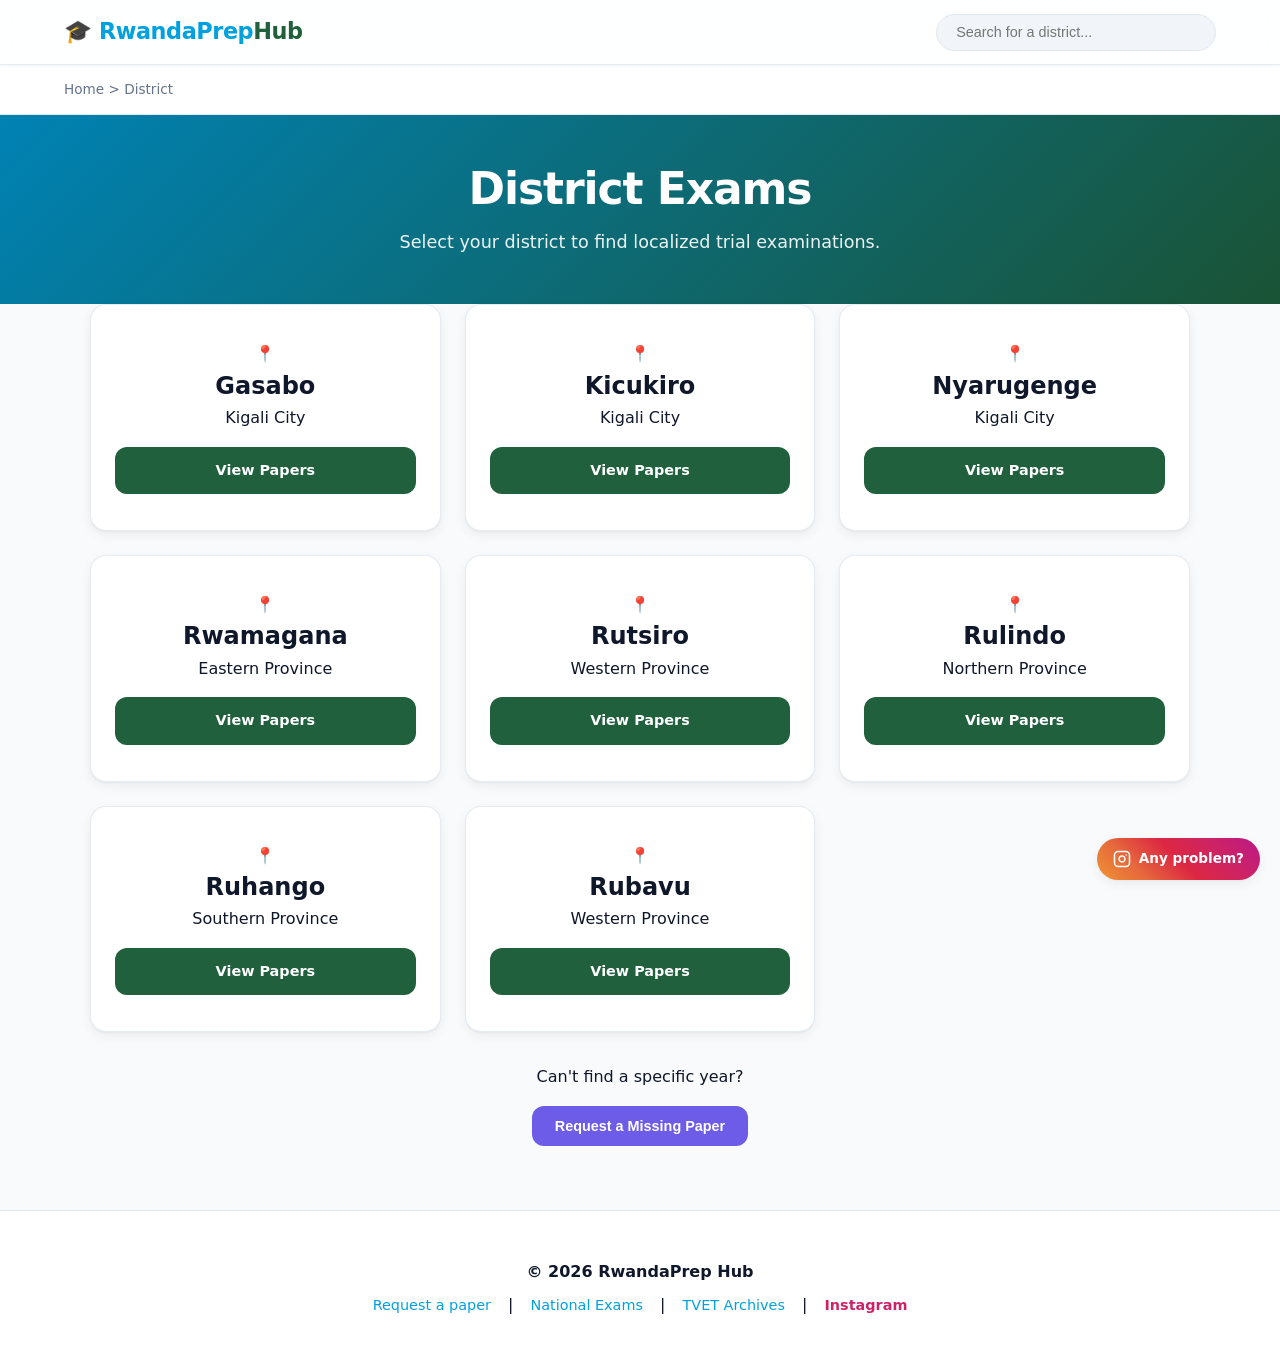
<file: district.html>
<!DOCTYPE html>
<html lang="en">
<head>
    <meta charset="UTF-8">
    <meta name="viewport" content="width=device-width, initial-scale=1.0">
    <title>District Mocks | RwandaPrep Hub</title>
    <link rel="icon" href="data:image/svg+xml,<svg xmlns=%22http://www.w3.org/2000/svg%22 viewBox=%220 0 100 100%22><text y=%22.9em%22 font-size=%2290%22>🎓</text></svg>">
    <meta name="description" content="Access the most complete archive of Rwanda National Exam (NESA) past papers and District Mocks for P6, S3, and S6 candidates. Download marking schemes and practice for success.">
    <meta name="keywords" content="Rwanda National Exam Past Papers, NESA past papers, District Mocks Rwanda, S6 past papers, S3 exam papers, P6 national exams">
    
    <meta property="og:title" content="RwandaPrep Hub | National Exam Archive">
    <meta property="og:description" content="Free access to NESA past papers and District Mock exams.">
    <meta property="og:type" content="website">
    <link rel="stylesheet" href="style.css">
    
    <!-- Google tag (gtag.js) -->
    <script async src="https://www.googletagmanager.com/gtag/js?id=G-NYPQ9ZKWQM"></script>
    <script>
      window.dataLayer = window.dataLayer || [];
      function gtag(){dataLayer.push(arguments);}
      gtag('js', new Date());

      gtag('config', 'G-NYPQ9ZKWQM');
    </script>
</head>
<body class="archive-page">
    <header class="main-header">
        <div class="header-container">
            <a href="index.html" class="logo">🎓 RwandaPrep<span>Hub</span></a>
            <div class="search-container">
                <input type="text" placeholder="Search for a district..." aria-label="Search for a district">
            </div>
        </div>
    </header>

    <nav class="breadcrumb-nav">
        <div class="container">
            <a href="index.html">Home</a> &gt; <span>District</span>
        </div>
    </nav>

    <section class="archive-hero">
        <div class="container">
            <h1>District Exams</h1>
            <p>Select your district to find localized trial examinations.</p>
        </div>
    </section>

    <main class="container">
        <div class="district-grid">
            <a href="district-results.html?dist=Gasabo" class="portal-card">
                <div class="portal-icon">📍</div>
                <h2>Gasabo</h2>
                <p>Kigali City</p>
                <span class="btn btn-green">View Papers</span>
            </a>
            <a href="district-results.html?dist=Kicukiro" class="portal-card">
                <div class="portal-icon">📍</div>
                <h2>Kicukiro</h2>
                <p>Kigali City</p>
                <span class="btn btn-green">View Papers</span>
            </a>
            <a href="district-results.html?dist=Nyarugenge" class="portal-card">
                <div class="portal-icon">📍</div>
                <h2>Nyarugenge</h2>
                <p>Kigali City</p>
                <span class="btn btn-green">View Papers</span>
            </a>
            <a href="district-results.html?dist=Rwamagana" class="portal-card">
                <div class="portal-icon">📍</div>
                <h2>Rwamagana</h2>
                <p>Eastern Province</p>
                <span class="btn btn-green">View Papers</span>
            </a>
            <a href="district-results.html?dist=Rutsiro" class="portal-card">
                <div class="portal-icon">📍</div>
                <h2>Rutsiro</h2>
                <p>Western Province</p>
                <span class="btn btn-green">View Papers</span>
            </a>
            <a href="district-results.html?dist=Rulindo" class="portal-card">
                <div class="portal-icon">📍</div>
                <h2>Rulindo</h2>
                <p>Northern Province</p>
                <span class="btn btn-green">View Papers</span>
            </a>
            <a href="district-results.html?dist=Ruhango" class="portal-card">
                <div class="portal-icon">📍</div>
                <h2>Ruhango</h2>
                <p>Southern Province</p>
                <span class="btn btn-green">View Papers</span>
            </a>
            <a href="district-results.html?dist=Rubavu" class="portal-card">
                <div class="portal-icon">📍</div>
                <h2>Rubavu</h2>
                <p>Western Province</p>
                <span class="btn btn-green">View Papers</span>
            </a>
        </div>

        <div class="request-container" style="margin-top: 2rem;">
            <p>Can't find a specific year?</p>
            <button class="btn btn-purple openModalBtn">Request a Missing Paper</button>
        </div>
    </main>

   <footer class="main-footer">
        <p>&copy; 2026 RwandaPrep Hub</p>
        <div class="footer-links">
            <a href="javascript:void(0)" id="openModalFooter">Request a paper</a> | 
            <a href="national.html">National Exams</a> | 
            <a href="tvet.html">TVET Archives</a> | 
            <a href="https://instagram.com/rwandaprep_official/" target="_blank" rel="noopener noreferrer" style="font-weight: 700; color: #cc2366;">
                Instagram
            </a>
        </div>
    </footer>

    <div id="requestModal" class="modal">
        <div class="modal-content">
            <span class="close-btn">&times;</span>
            <h2>Request or Contribute</h2>
            <p>Help us grow the RwandaPrep archive!</p>
            
            <form action="https://formsubmit.co/keynngirinhuti@gmail.com" method="POST">
                <input type="text" name="_honey" style="display:none">
                <input type="hidden" name="_captcha" value="false">
                <input type="hidden" name="_next" value="https://rwandaprep.netlify.app/national.html?status=success">        
    
                <div class="form-group">
                    <label for="req-name">Your Name</label>
                    <input type="text" id="req-name" name="name" placeholder="Enter your name" required>
                </div>
    
                <div class="form-group">
                    <label for="req-reason">Reason for Contact</label>
                    <select id="req-reason" name="contact_reason" class="modal-select" required>
                        <option value="" disabled selected>Select an option...</option>
                        <option value="Requesting Paper">I am looking for a missing paper</option>
                        <option value="Sharing Resource">I have a marking guide/paper to share!</option>
                        <option value="Correction">I found a mistake in a paper</option>
                    </select>
                </div>
    
                <div class="form-group">
                    <label for="req-subject">Subject & Level</label>
                    <input type="text" id="req-subject" name="subject_level" placeholder="e.g., S3 Biology" required>
                </div>
    
                <div class="form-group">
                    <label for="req-year">Specific Year</label>
                    <input type="text" id="req-year" name="year" placeholder="e.g., 2022" required>
                </div>

                <div class="form-group">
                    <label for="req-email">E-mail</label>
                    <input type="email" id="req-email" name="email" placeholder="e.g., yourname@gmail.com" required>
                </div>
    
                <div class="form-group">
                    <label for="req-message">Details</label>
                    <textarea id="req-message" name="message" rows="3" placeholder="If sharing a resource, paste a Google Drive link here or just say hi!"></textarea>
                </div>
    
                <button type="submit" class="submit-btn">Send to Archive</button>
            </form>
        </div>
    </div>

    <a href="https://instagram.com/rwandaprep_official/" class="floating-ig" target="_blank" rel="noopener noreferrer" title="Ask for a paper on Instagram">
        <svg xmlns="http://www.w3.org/2000/svg" viewBox="0 0 24 24" fill="none" stroke="currentColor" stroke-width="2" stroke-linecap="round" stroke-linejoin="round">
            <rect x="2" y="2" width="20" height="20" rx="5" ry="5"></rect>
            <path d="M16 11.37A4 4 0 1 1 12.63 8 4 4 0 0 1 16 11.37z"></path>
            <line x1="17.5" y1="6.5" x2="17.51" y2="6.5"></line>
        </svg>
        <span class="ig-text">Any problem?</span>
    </a>

    <script src="script.js"></script>
</body>
</html>
</file>
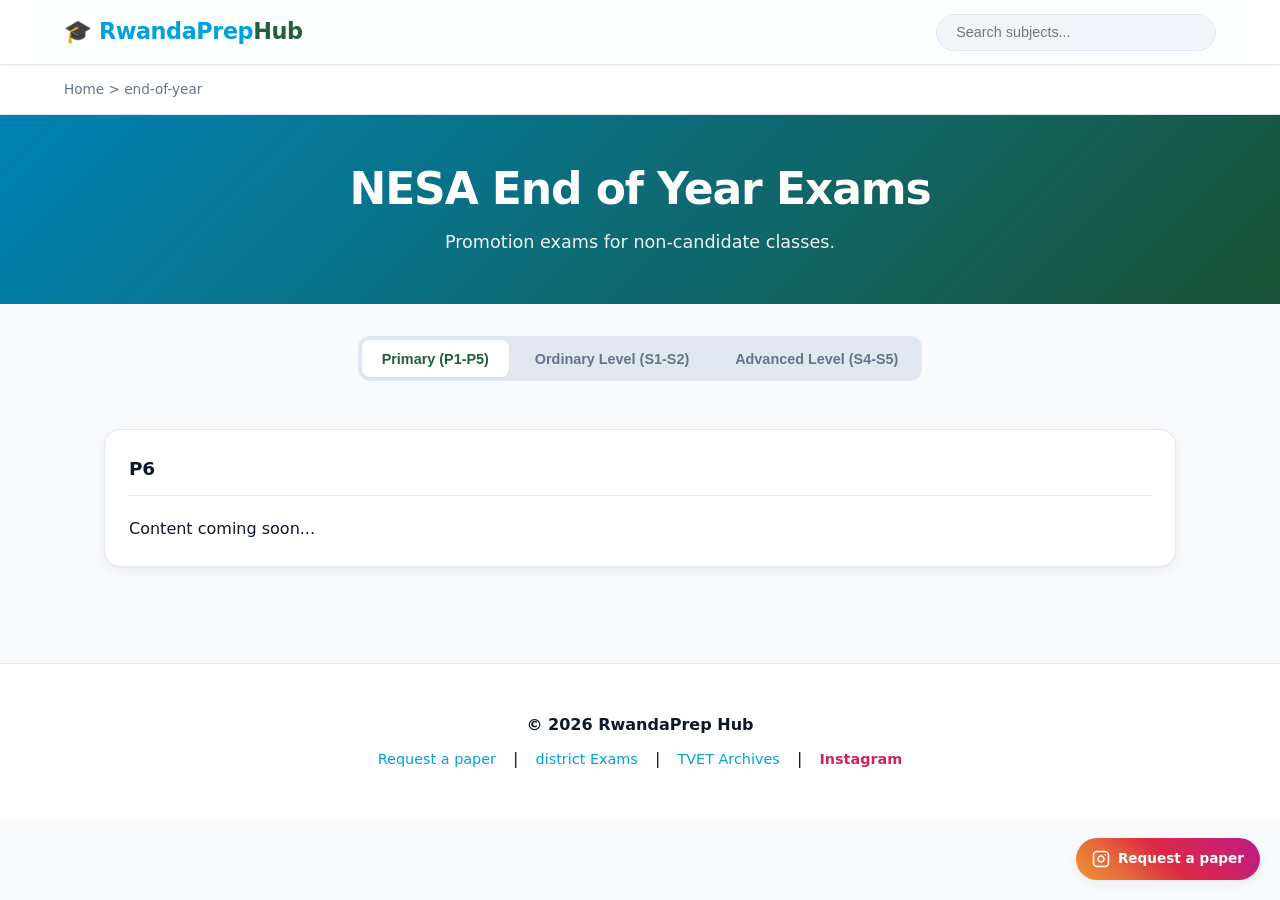
<file: end-of-year.html>
<!DOCTYPE html>
<html lang="en">
<head>
    <meta charset="UTF-8">
    <meta name="viewport" content="width=device-width, initial-scale=1.0">
    <title>NESA End of Year | RwandaPrep Hub</title>
    
    <link rel="icon" href="data:image/svg+xml,<svg xmlns=%22http://www.w3.org/2000/svg%22 viewBox=%220 0 100 100%22><text y=%22.9em%22 font-size=%2290%22>🎓</text></svg>">
    <meta name="description" content="Access the most complete archive of Rwanda National Exam (NESA) past papers and District Mocks for P6, S3, and S6 candidates. Download marking schemes and practice for success.">
    <meta name="keywords" content="Rwanda National Exam Past Papers, NESA past papers, District Mocks Rwanda, S6 past papers, S3 exam papers, P6 national exams">
    
    <meta property="og:title" content="RwandaPrep Hub | National Exam Archive">
    <meta property="og:description" content="Free access to NESA past papers and District Mock exams.">
    <meta property="og:type" content="website">
    
    <link rel="stylesheet" href="style.css">
    
    <!-- Google tag (gtag.js) -->
    <script async src="https://www.googletagmanager.com/gtag/js?id=G-NYPQ9ZKWQM"></script>
    <script>
      window.dataLayer = window.dataLayer || [];
      function gtag(){dataLayer.push(arguments);}
      gtag('js', new Date());

      gtag('config', 'G-NYPQ9ZKWQM');
    </script>
</head>
<body class="archive-page">
    <header class="main-header">
        <div class="header-container">
            <a href="index.html" class="logo">🎓 RwandaPrep<span>Hub</span></a>
            <div class="search-container">
                <input type="text" placeholder="Search subjects..." aria-label="Search subjects">
            </div>
        </div>
    </header>

    <nav class="breadcrumb-nav">
        <div class="container">
            <a href="index.html">Home</a> &gt; <span>end-of-year</span>
        </div>
    </nav>

    <section class="archive-hero">
        <div class="container">
            <h1>NESA End of Year Exams</h1>
            <p>Promotion exams for non-candidate classes.</p>
        </div>
    </section>

    <section class="level-switcher-section">
        <div class="switcher-container">
            <button class="level-btn active">Primary (P1-P5)</button>
            <button class="level-btn">Ordinary Level (S1-S2)</button>
            <button class="level-btn">Advanced Level (S4-S5)</button>
        </div>
    </section>

    <section class="subject-grid-section container">
        <div id="p6-content" class="level-content">
            <div class="subject-grid">
                <div class="subject-card">
                    <div class="card-header">
                        <h3>P6</h3>
                    </div>
                    <p>Content coming soon...</p>
                </div>
            </div>
        </div>

        <div id="s3-content" class="level-content" style="display: none;">
            <div class="subject-grid">
                <div class="subject-card">
                    <div class="card-header">
                        <h3>S1 Mathematics</h3>
                    </div>
                    <ul class="paper-list">
                         <li>
                            <span class="year">2025 paper</span>
                            <div class="actions">
                                <a href="https://drive.google.com/file/d/1osZWA2TcQfeFzsJ51Qo_afTpxYV1Gc5J/view?usp=sharing" target="_blank" rel="noopener noreferrer" class="download-link view">Questions and answers</a>
                                <a href="https://drive.google.com/uc?export=download&confirm=1&id=1osZWA2TcQfeFzsJ51Qo_afTpxYV1Gc5J" target="_blank" rel="noopener noreferrer" class="download-link download">Download</a>                             
                            </div>
                        </li>
                        <li>
                            <span class="year">2024 paper</span>
                            <div class="actions">
                                <a href="https://drive.google.com/file/d/1rdYWn0pF13NDdzPDoiQg3IU4FYOkjh6W/view?usp=sharing" target="_blank" rel="noopener noreferrer" class="download-link view">Questions and answers</a>
                                <a href="https://drive.google.com/uc?export=download&confirm=1&id=1rdYWn0pF13NDdzPDoiQg3IU4FYOkjh6W" target="_blank" rel="noopener noreferrer" class="download-link download">Download</a>                             
                            </div>
                        </li>
                        <li>
                            <span class="year">2022 paper</span>
                            <div class="actions">
                                <a href="https://drive.google.com/file/d/1VReLhhNpvZdb43M2Ihplcj1Isadqqshi/view?usp=sharing" target="_blank" rel="noopener noreferrer" class="download-link view">Questions and answers</a>
                                <a href="https://drive.google.com/uc?export=download&confirm=1&id=1VReLhhNpvZdb43M2Ihplcj1Isadqqshi" target="_blank" rel="noopener noreferrer" class="download-link download">Download</a>                             
                            </div>
                        </li>
                    </ul>   
                </div>

                <div class="subject-card">
                    <div class="card-header">
                        <h3>S1 Physics</h3>
                    </div>
                    <ul class="paper-list">
                         <li>
                            <span class="year">2024 paper</span>
                            <div class="actions">
                                <a href="https://drive.google.com/file/d/1mBAnEz72ZkWyFk8NiuZ1YJS-l7iLHjRa/view?usp=sharing" target="_blank" rel="noopener noreferrer" class="download-link view">Questions and answers</a>
                                <a href="https://drive.google.com/uc?export=download&confirm=1&id=1mBAnEz72ZkWyFk8NiuZ1YJS-l7iLHjRa" target="_blank" rel="noopener noreferrer" class="download-link download">Download</a>                             
                            </div>
                        </li>
                    </ul>   
                </div>

                <div class="subject-card">
                    <div class="card-header">
                        <h3>S1 Practical Physics</h3>
                    </div>
                    <ul class="paper-list">
                         <li>
                            <span class="year">2025 paper</span>
                            <div class="actions">
                                <a href="https://drive.google.com/file/d/1FgwzGdA3Sy6l9dmcyrNagS_k27kPaWNJ/view?usp=sharing" target="_blank" rel="noopener noreferrer" class="download-link view">Questions and answers</a>
                                <a href="https://drive.google.com/uc?export=download&confirm=1&id=1FgwzGdA3Sy6l9dmcyrNagS_k27kPaWNJ" target="_blank" rel="noopener noreferrer" class="download-link download">Download</a>                             
                            </div>
                        </li>
                    </ul>   
                </div>

                <div class="subject-card">
                    <div class="card-header">
                        <h3>S1 Chemistry</h3>
                    </div>
                    <ul class="paper-list">
                        <li>
                            <span class="year">2025 paper</span>
                            <div class="actions">
                                <a href="https://drive.google.com/file/d/1ldOhdKl-Mt7pVWINpps1eGogDbqLaumH/view?usp=sharing" target="_blank" rel="noopener noreferrer" class="download-link view">Questions and answers</a>
                                <a href="https://drive.google.com/uc?export=download&confirm=1&id=1ldOhdKl-Mt7pVWINpps1eGogDbqLaumH" target="_blank" rel="noopener noreferrer" class="download-link download">Download</a>                             
                            </div>
                        </li>
                        <li>
                            <span class="year">2024 paper</span>
                            <div class="actions">
                                <a href="https://drive.google.com/file/d/14etJEi0A41HDKAX2IkIJiB6eOReJH3RI/view?usp=sharing" target="_blank" rel="noopener noreferrer" class="download-link view">Questions and answers</a>
                                <a href="https://drive.google.com/uc?export=download&confirm=1&id=14etJEi0A41HDKAX2IkIJiB6eOReJH3RI" target="_blank" rel="noopener noreferrer" class="download-link download">Download</a>                             
                            </div>
                        </li>
                    </ul>   
                </div>

                <div class="subject-card">
                    <div class="card-header">
                        <h3>S1 Biology</h3>
                    </div>
                    <ul class="paper-list">
                        <li>
                            <span class="year">2025 paper</span>
                            <div class="actions">
                                <a href="https://drive.google.com/file/d/1cs5CvSFk2GQyPWrULnnoysMlYS79IRKE/view?usp=sharing" target="_blank" rel="noopener noreferrer" class="download-link view">Questions and answers</a>
                                <a href="https://drive.google.com/uc?export=download&confirm=1&id=1cs5CvSFk2GQyPWrULnnoysMlYS79IRKE" target="_blank" rel="noopener noreferrer" class="download-link download">Download</a>                             
                            </div>
                        </li>
                        <li>
                            <span class="year">2024 paper</span>
                            <div class="actions">
                                <a href="https://drive.google.com/file/d/1bEz3Rq7uXwWSF5yt2K3z4t1SOf1gd2OK/view?usp=sharing" target="_blank" rel="noopener noreferrer" class="download-link view">Questions and answers</a>
                                <a href="https://drive.google.com/uc?export=download&confirm=1&id=1bEz3Rq7uXwWSF5yt2K3z4t1SOf1gd2OK" target="_blank" rel="noopener noreferrer" class="download-link download">Download</a>                             
                            </div>
                        </li>
                    </ul>   
                </div>

                <div class="subject-card">
                    <div class="card-header">
                        <h3>S1 ICT</h3>
                    </div>
                    <ul class="paper-list">
                         <li>
                            <span class="year">2025 paper</span>
                            <div class="actions">
                                <a href="https://drive.google.com/file/d/1J3jas8BBlZVsVjAMOlb_HwdinnxGzU7L/view?usp=sharing" target="_blank" rel="noopener noreferrer" class="download-link view">Questions and answers</a>
                                <a href="https://drive.google.com/uc?export=download&confirm=1&id=1J3jas8BBlZVsVjAMOlb_HwdinnxGzU7L" target="_blank" rel="noopener noreferrer" class="download-link download">Download</a>                             
                            </div>
                        </li>
                    </ul>   
                </div>

                <div class="subject-card">
                    <div class="card-header">
                        <h3>S1 Ikinyarwanda</h3>
                    </div>
                    <ul class="paper-list">
                        <li>
                            <span class="year">2025 paper</span>
                            <div class="actions">
                                <a href="https://drive.google.com/file/d/1L7AGGdVt4r7KMRMB-Yuk3-T1WVbrZCre/view?usp=sharing" target="_blank" rel="noopener noreferrer" class="download-link view">Questions and answers</a>
                                <a href="https://drive.google.com/uc?export=download&confirm=1&id=1L7AGGdVt4r7KMRMB-Yuk3-T1WVbrZCre" target="_blank" rel="noopener noreferrer" class="download-link download">Download</a>                             
                            </div>
                        </li>
                        <li>
                            <span class="year">2024 paper</span>
                            <div class="actions">
                                <a href="https://drive.google.com/file/d/1MwyaZqCbOaPIACX_42wYvTbm0ZpwTZOi/view?usp=sharing" target="_blank" rel="noopener noreferrer" class="download-link view">Questions and answers</a>
                                <a href="https://drive.google.com/uc?export=download&confirm=1&id=1MwyaZqCbOaPIACX_42wYvTbm0ZpwTZOi" target="_blank" rel="noopener noreferrer" class="download-link download">Download</a>                             
                            </div>
                        </li>
                    </ul>   
                </div>

                <div class="subject-card">
                    <div class="card-header">
                        <h3>S1 Kiswahili</h3>
                    </div>
                    <ul class="paper-list">
                        <li>
                            <span class="year">2024 paper</span>
                            <div class="actions">
                                <a href="https://drive.google.com/file/d/1MRZLOakjAo60xNmHAwUl2GIsFJ7HEZqG/view?usp=sharing" target="_blank" rel="noopener noreferrer" class="download-link view">Questions and answers</a>
                                <a href="https://drive.google.com/uc?export=download&confirm=1&id=1MRZLOakjAo60xNmHAwUl2GIsFJ7HEZqG" target="_blank" rel="noopener noreferrer" class="download-link download">Download</a>                             
                            </div>
                        </li>
                    </ul>   
                </div>

                <div class="subject-card">
                    <div class="card-header">
                        <h3>S1 History and Citizenship</h3>
                    </div>
                    <ul class="paper-list">
                        <li>
                            <span class="year">2024 paper</span>
                            <div class="actions">
                                <a href="https://drive.google.com/file/d/1anriRxK99i6z-7yPKwSkZ_hl2AkYe2GR/view?usp=drive_link" target="_blank" rel="noopener noreferrer" class="download-link view">Questions and answers</a>
                                <a href="https://drive.google.com/uc?export=download&confirm=1&id=1anriRxK99i6z-7yPKwSkZ_hl2AkYe2GR" target="_blank" rel="noopener noreferrer" class="download-link download">Download</a>                             
                            </div>
                        </li>
                    </ul>   
                </div>

                <div class="subject-card">
                    <div class="card-header">
                        <h3>S1 Geography</h3>
                    </div>
                    <ul class="paper-list">
                         <li>
                            <span class="year">2024 paper</span>
                            <div class="actions">
                                <a href="https://drive.google.com/file/d/1QjzzQTGE90nA0reF9FxuJ1KCEAOAB8FU/view?usp=sharing" target="_blank" rel="noopener noreferrer" class="download-link view">Questions and answers</a>
                                <a href="https://drive.google.com/uc?export=download&confirm=1&id=1QjzzQTGE90nA0reF9FxuJ1KCEAOAB8FU" target="_blank" rel="noopener noreferrer" class="download-link download">Download</a>                             
                            </div>
                        </li>
                    </ul>   
                </div>

                <div class="subject-card">
                    <div class="card-header">
                        <h3>S1 Entrepreneurship</h3>
                    </div>
                    <ul class="paper-list">
                        <li>
                            <span class="year">2025 paper</span>
                            <div class="actions">
                                <a href="https://drive.google.com/file/d/1Sy3-1FPbF3rIfwS0Tt_yZLV9logtB_tX/view?usp=sharing" target="_blank" rel="noopener noreferrer" class="download-link view">Questions and answers</a>
                                <a href="https://drive.google.com/uc?export=download&confirm=1&id=1Sy3-1FPbF3rIfwS0Tt_yZLV9logtB_tX" target="_blank" rel="noopener noreferrer" class="download-link download">Download</a>                             
                            </div>
                        </li>
                        <li>
                            <span class="year">2024 paper</span>
                            <div class="actions">
                                <a href="https://drive.google.com/file/d/1Vp75PEl57gJNDGThnPydRB-QyU1r6I-U/view?usp=sharing" target="_blank" rel="noopener noreferrer" class="download-link view">Questions and answers</a>
                                <a href="https://drive.google.com/uc?export=download&confirm=1&id=1Vp75PEl57gJNDGThnPydRB-QyU1r6I-U" target="_blank" rel="noopener noreferrer" class="download-link download">Download</a>                             
                            </div>
                        </li>
                    </ul>   
                </div>

                <div class="subject-card">
                    <div class="card-header">
                        <h3>S1 English</h3>
                    </div>
                    <ul class="paper-list">
                         <li>
                            <span class="year">2024 paper</span>
                            <div class="actions">
                                <a href="https://drive.google.com/file/d/1e90AUjTUKXY0QYPfDa8Wd-ZJwoxqx4GQ/view?usp=sharing" target="_blank" rel="noopener noreferrer" class="download-link view">Questions and answers</a>
                                <a href="https://drive.google.com/uc?export=download&confirm=1&id=1e90AUjTUKXY0QYPfDa8Wd-ZJwoxqx4GQ" target="_blank" rel="noopener noreferrer" class="download-link download">Download</a>                             
                            </div>
                        </li>
                    </ul>   
                </div>

                <div class="subject-card">
                    <div class="card-header">
                        <h3>S1 Religion and Ethics</h3>
                    </div>
                    <ul class="paper-list">
                        <li>
                            <span class="year">2025 paper</span>
                            <div class="actions">
                                <a href="https://drive.google.com/file/d/1dwXvvmh4KW7qWmvsvnN7wYjseZQ52DX3/view?usp=sharing" target="_blank" rel="noopener noreferrer" class="download-link view">Questions</a>
                                <a href="https://drive.google.com/uc?export=download&confirm=1&id=1dwXvvmh4KW7qWmvsvnN7wYjseZQ52DX3" target="_blank" rel="noopener noreferrer" class="download-link download">Download</a>                             
                            </div>
                        </li>
                    </ul>   
                </div>

                <div class="subject-card">
                    <div class="card-header">
                        <h3>S2 Mathematics</h3>
                    </div>
                    <ul class="paper-list">
                        <li>
                            <span class="year">2025 paper</span>
                            <div class="actions">
                                <a href="https://drive.google.com/file/d/1Q2JOzuwIKtoMdUSFl5aKzeEwJi-boDSZ/view?usp=sharing" target="_blank" rel="noopener noreferrer" class="download-link view">Questions</a>
                                <a href="https://drive.google.com/uc?export=download&confirm=1&id=1Q2JOzuwIKtoMdUSFl5aKzeEwJi-boDSZ" target="_blank" rel="noopener noreferrer" class="download-link download">Download</a>                             
                            </div>
                        </li>
                    </ul>   
                </div>

                <div class="subject-card">
                    <div class="card-header">
                        <h3>S2 Practical Physics</h3>
                    </div>
                    <ul class="paper-list">
                        <li>
                            <span class="year">2025 paper</span>
                            <div class="actions">
                                <a href="https://drive.google.com/file/d/1IaFFLUDKVJEbd0OBxPulDmWYgrSHkd6L/view?usp=sharing" target="_blank" rel="noopener noreferrer" class="download-link view">Answers</a>
                                <a href="https://drive.google.com/uc?export=download&confirm=1&id=1IaFFLUDKVJEbd0OBxPulDmWYgrSHkd6L" target="_blank" rel="noopener noreferrer" class="download-link download">Download</a>                             
                            </div>
                        </li>
                    </ul>   
                </div>

                <div class="subject-card">
                    <div class="card-header">
                        <h3>S2 Chemistry</h3>
                    </div>
                    <ul class="paper-list">
                        <li>
                            <span class="year">2025 paper</span>
                            <div class="actions">
                                <a href="https://drive.google.com/file/d/1pFWaXRpRR_LlTa6g0m8BBmt77DXRnlKa/view?usp=sharing" target="_blank" rel="noopener noreferrer" class="download-link view">Questions and Answers</a>
                                <a href="https://drive.google.com/uc?export=download&confirm=1&id=1pFWaXRpRR_LlTa6g0m8BBmt77DXRnlKa" target="_blank" rel="noopener noreferrer" class="download-link download">Download</a>                             
                            </div>
                        </li>
                    </ul>   
                </div>

                <div class="subject-card">
                    <div class="card-header">
                        <h3>S2 Biology</h3>
                    </div>
                    <ul class="paper-list">
                        <li>
                            <span class="year">2025 paper</span>
                            <div class="actions">
                                <a href="https://drive.google.com/file/d/1d9j3Po7i8wm1Q-NljM5Wyc6L__sKQyIq/view?usp=sharing" target="_blank" rel="noopener noreferrer" class="download-link view">Questions and Answers</a>
                                <a href="https://drive.google.com/uc?export=download&confirm=1&id=1d9j3Po7i8wm1Q-NljM5Wyc6L__sKQyIq" target="_blank" rel="noopener noreferrer" class="download-link download">Download</a>                             
                            </div>
                        </li>
                    </ul>   
                </div>

                <div class="subject-card">
                    <div class="card-header">
                        <h3>S2 Entrepreneurship</h3>
                    </div>
                    <ul class="paper-list">
                        <li>
                            <span class="year">2025 paper</span>
                            <div class="actions">
                                <a href="https://drive.google.com/file/d/1S3BLWLQdIBcp2X6r6DdQXzNpdyEgfgCG/view?usp=sharing" target="_blank" rel="noopener noreferrer" class="download-link view">Answers</a>
                                <a href="https://drive.google.com/uc?export=download&confirm=1&id=1S3BLWLQdIBcp2X6r6DdQXzNpdyEgfgCG" target="_blank" rel="noopener noreferrer" class="download-link download">Download</a>                             
                            </div>
                        </li>
                    </ul>   
                </div>

                <div class="subject-card">
                    <div class="card-header">
                        <h3>S2 Ikinyarwanda</h3>
                    </div>
                    <ul class="paper-list">
                        <li>
                            <span class="year">2025 paper</span>
                            <div class="actions">
                                <a href="https://drive.google.com/file/d/1biO2YpTSY4ZhtzWZ0EfbMwT-2fpf8Car/view?usp=sharing" target="_blank" rel="noopener noreferrer" class="download-link view">Questions and Answers</a>
                                <a href="https://drive.google.com/uc?export=download&confirm=1&id=1biO2YpTSY4ZhtzWZ0EfbMwT-2fpf8Car" target="_blank" rel="noopener noreferrer" class="download-link download">Download</a>                             
                            </div>
                        </li>
                    </ul>   
                </div>

                <div class="subject-card">
                    <div class="card-header">
                        <h3>S2 ICT</h3>
                    </div>
                    <ul class="paper-list">
                        <li>
                            <span class="year">2025 paper</span>
                            <div class="actions">
                                <a href="https://drive.google.com/file/d/1pu2pR1bzasjGvuNZplQX-rr93l671Y50/view?usp=sharing" target="_blank" rel="noopener noreferrer" class="download-link view">Answers</a>
                                <a href="https://drive.google.com/uc?export=download&confirm=1&id=1pu2pR1bzasjGvuNZplQX-rr93l671Y50" target="_blank" rel="noopener noreferrer" class="download-link download">Download</a>                             
                            </div>
                        </li>
                    </ul>   
                </div>

                <div class="subject-card">
                    <div class="card-header">
                        <h3>S2 Kiswahili</h3>
                    </div>
                    <ul class="paper-list">
                        <li>
                            <span class="year">2025 paper</span>
                            <div class="actions">
                                <a href="https://drive.google.com/file/d/17Vgw0OgxVv53PvxAo2Ugm0f4I5oR9vBB/view?usp=sharing" target="_blank" rel="noopener noreferrer" class="download-link view">Questions and Answers</a>
                                <a href="https://drive.google.com/uc?export=download&confirm=1&id=17Vgw0OgxVv53PvxAo2Ugm0f4I5oR9vBB" target="_blank" rel="noopener noreferrer" class="download-link download">Download</a>                             
                            </div>
                        </li>
                    </ul>   
                </div>

                <div class="subject-card">
                    <div class="card-header">
                        <h3>S2 Religion</h3>
                    </div>
                    <ul class="paper-list">
                        <li>
                            <span class="year">2025 paper</span>
                            <div class="actions">
                                <a href="https://drive.google.com/file/d/1poZFd_jTWbPxKk7qzrjX_76Y7bAGBM2h/view?usp=sharing" target="_blank" rel="noopener noreferrer" class="download-link view">Questions</a>
                                <a href="https://drive.google.com/uc?export=download&confirm=1&id=1poZFd_jTWbPxKk7qzrjX_76Y7bAGBM2h" target="_blank" rel="noopener noreferrer" class="download-link download">Download</a>                             
                            </div>
                        </li>
                    </ul>   
                </div>
            </div>
        </div>

        <div id="s6-content" class="level-content" style="display: none;">
            <div class="subject-grid">
                <div class="subject-card">
                    <div class="card-header">
                        <h3>S4 Mathematics</h3>
                    </div>
                    <ul class="paper-list">
                         <li>
                            <span class="year">2024 paper</span>
                            <div class="actions">
                                <a href="https://drive.google.com/file/d/1lXyf-ce1zRC4ppC2-rdRJ9gJf8FTTOl4/view?usp=drive_link" target="_blank" rel="noopener noreferrer" class="download-link view">Questions and answers</a>
                                <a href="https://drive.google.com/uc?export=download&confirm=1&id=1lXyf-ce1zRC4ppC2-rdRJ9gJf8FTTOl4" target="_blank" rel="noopener noreferrer" class="download-link download">Download</a>                             
                            </div>
                        </li>
                        <li>
                            <span class="year">2022 paper</span>
                            <div class="actions">
                                <a href="https://drive.google.com/file/d/1UqDtxtSMohZaGg9pIWFfBFw-ZDT8gyGN/view?usp=drive_link" target="_blank" rel="noopener noreferrer" class="download-link view">Questions and answers</a>
                                <a href="https://drive.google.com/uc?export=download&confirm=1&id=1UqDtxtSMohZaGg9pIWFfBFw-ZDT8gyGN" target="_blank" rel="noopener noreferrer" class="download-link download">Download</a>                             
                            </div>
                        </li>
                    </ul>   
                </div>

                <div class="subject-card">
                    <div class="card-header">
                        <h3>S4 Computer Science</h3>
                    </div>
                    <ul class="paper-list">
                        <li>
                            <span class="year">2025 paper</span>
                            <div class="actions">
                                <a href="https://drive.google.com/file/d/1QfFV4PDr4_bFNVs3v5hsXmtkNTZrj094/view?usp=sharing" target="_blank" rel="noopener noreferrer" class="download-link view">Questions and answers</a>
                                <a href="https://drive.google.com/uc?export=download&confirm=1&id=1QfFV4PDr4_bFNVs3v5hsXmtkNTZrj094" target="_blank" rel="noopener noreferrer" class="download-link download">Download</a>                             
                            </div>
                        </li>
                        <li>
                            <span class="year">2024 paper</span>
                            <div class="actions">
                                <a href="https://drive.google.com/file/d/1T-molHLX2NtKxCcYnP1Yd8f4gWG7c4UJ/view?usp=drive_link" target="_blank" rel="noopener noreferrer" class="download-link view">Questions and answers</a>
                                <a href="https://drive.google.com/uc?export=download&confirm=1&id=1T-molHLX2NtKxCcYnP1Yd8f4gWG7c4UJ" target="_blank" rel="noopener noreferrer" class="download-link download">Download</a>                             
                            </div>
                        </li>
                        <li>
                            <span class="year">2022 paper</span>
                            <div class="actions">
                                <a href="https://drive.google.com/file/d/1mHDPrThYLZ-WwBoRgxkwCNeNo8l8OlNM/view?usp=drive_link" target="_blank" rel="noopener noreferrer" class="download-link view">Questions and answers</a>
                                <a href="https://drive.google.com/uc?export=download&confirm=1&id=1mHDPrThYLZ-WwBoRgxkwCNeNo8l8OlNM" target="_blank" rel="noopener noreferrer" class="download-link download">Download</a>                             
                            </div>
                        </li>
                    </ul>   
                </div>

                <div class="subject-card">
                    <div class="card-header">
                        <h3>S4 Physics Theory & Practical</h3>
                    </div>
                    <ul class="paper-list">
                         <li>
                            <span class="year">2022 paper</span>
                            <div class="actions">
                                <a href="https://drive.google.com/file/d/1E-rZMywhQKbRPNHX8pLxWWVpCMitnW2Q/view?usp=drive_link" target="_blank" rel="noopener noreferrer" class="download-link view">Questions and answers</a>
                                <a href="https://drive.google.com/uc?export=download&confirm=1&id=1E-rZMywhQKbRPNHX8pLxWWVpCMitnW2Q" target="_blank" rel="noopener noreferrer" class="download-link download">Download</a>                             
                            </div>
                        </li>
                    </ul>   
                </div>

                <div class="subject-card">
                    <div class="card-header">
                        <h3>S4 Chemistry Theory & Practical</h3>
                    </div>
                    <ul class="paper-list">
                         <li>
                            <span class="year">2022 paper</span>
                            <div class="actions">
                                <a href="https://drive.google.com/file/d/1-DBR_Ib4w9aziA9eg0HEt7_nIzYhDpF1/view?usp=drive_link" target="_blank" rel="noopener noreferrer" class="download-link view">Questions and answers</a>
                                <a href="https://drive.google.com/uc?export=download&confirm=1&id=1-DBR_Ib4w9aziA9eg0HEt7_nIzYhDpF1" target="_blank" rel="noopener noreferrer" class="download-link download">Download</a>                             
                            </div>
                        </li>
                    </ul>   
                </div>

                <div class="subject-card">
                    <div class="card-header">
                        <h3>S4 Biology</h3>
                    </div>
                    <ul class="paper-list">
                         <li>
                            <span class="year">2022 paper</span>
                            <div class="actions">
                                <a href="https://drive.google.com/file/d/1Mv0Z4qT0WOxQURT6ZeBSvS8edORwcPkD/view?usp=drive_link" target="_blank" rel="noopener noreferrer" class="download-link view">Questions and answers</a>
                                <a href="https://drive.google.com/uc?export=download&confirm=1&id=1Mv0Z4qT0WOxQURT6ZeBSvS8edORwcPkD" target="_blank" rel="noopener noreferrer" class="download-link download">Download</a>                             
                            </div>
                        </li>
                    </ul>   
                </div>

                <div class="subject-card">
                    <div class="card-header">
                        <h3>S4 English</h3>
                    </div>
                    <ul class="paper-list">
                         <li>
                            <span class="year">2025 paper</span>
                            <div class="actions">
                                <a href="https://drive.google.com/file/d/17QSgflbtiL10unpAtuy_5RxPTw_toC48/view?usp=sharing" target="_blank" rel="noopener noreferrer" class="download-link view">Answers</a>
                                <a href="https://drive.google.com/uc?export=download&confirm=1&id=17QSgflbtiL10unpAtuy_5RxPTw_toC48" target="_blank" rel="noopener noreferrer" class="download-link download">Download</a>                             
                            </div>
                        </li>
                    </ul>   
                </div>

                <div class="subject-card">
                    <div class="card-header">
                        <h3>S4 ICT</h3>
                    </div>
                    <ul class="paper-list">
                         <li>
                            <span class="year">2025 paper</span>
                            <div class="actions">
                                <a href="https://drive.google.com/file/d/11Km64F9aWj-On178psIElNSQ0W0OenRn/view?usp=drive_link" target="_blank" rel="noopener noreferrer" class="download-link view">Questions and answers</a>
                                <a href="https://drive.google.com/uc?export=download&confirm=1&id=11Km64F9aWj-On178psIElNSQ0W0OenRn" target="_blank" rel="noopener noreferrer" class="download-link download">Download</a>                             
                            </div>
                        </li>
                    </ul>   
                </div>

                <div class="subject-card">
                    <div class="card-header">
                        <h3>S4 Geography</h3>
                    </div>
                    <ul class="paper-list">
                         <li>
                            <span class="year">2022 paper</span>
                            <div class="actions">
                                <a href="https://drive.google.com/file/d/1zpg8vLpk1fc6Pn2Xf9BM5PzPL_aRYMBG/view?usp=drive_link" target="_blank" rel="noopener noreferrer" class="download-link view">Questions and answers</a>
                                <a href="https://drive.google.com/uc?export=download&confirm=1&id=1zpg8vLpk1fc6Pn2Xf9BM5PzPL_aRYMBG" target="_blank" rel="noopener noreferrer" class="download-link download">Download</a>                             
                            </div>
                        </li>
                    </ul>   
                </div>

                <div class="subject-card">
                    <div class="card-header">
                        <h3>S4 Economics</h3>
                    </div>
                    <ul class="paper-list">
                         <li>
                            <span class="year">2025 paper</span>
                            <div class="actions">
                                <a href="https://drive.google.com/file/d/1D6KOe7SvWgwWmtTmCsZ9qgssC-fgWjvQ/view?usp=sharing" target="_blank" rel="noopener noreferrer" class="download-link view">Questions and answers</a>
                                <a href="https://drive.google.com/uc?export=download&confirm=1&id=1D6KOe7SvWgwWmtTmCsZ9qgssC-fgWjvQ" target="_blank" rel="noopener noreferrer" class="download-link download">Download</a>                             
                            </div>
                        </li>
                        <li>
                            <span class="year">2024 paper</span>
                            <div class="actions">
                                <a href="https://drive.google.com/file/d/1NM0hea-OcPEGxkNeoChoba49zuRenUVB/view?usp=drive_link" target="_blank" rel="noopener noreferrer" class="download-link view">Questions and answers</a>
                                <a href="https://drive.google.com/uc?export=download&confirm=1&id=1NM0hea-OcPEGxkNeoChoba49zuRenUVB" target="_blank" rel="noopener noreferrer" class="download-link download">Download</a>                             
                            </div>
                        </li>
                        <li>
                            <span class="year">2022 paper</span>
                            <div class="actions">
                                <a href="https://drive.google.com/file/d/1wvC7rTQNfsaD5DvjiH8sIPfVw9tDavc1/view?usp=drive_link" target="_blank" rel="noopener noreferrer" class="download-link view">Questions and answers</a>
                                <a href="https://drive.google.com/uc?export=download&confirm=1&id=1wvC7rTQNfsaD5DvjiH8sIPfVw9tDavc1" target="_blank" rel="noopener noreferrer" class="download-link download">Download</a>                             
                            </div>
                        </li>
                    </ul>   
                </div>

                <div class="subject-card">
                    <div class="card-header">
                        <h3>S4 Entrepreneurship</h3>
                    </div>
                    <ul class="paper-list">
                        <li>
                            <span class="year">2025 paper</span>
                            <div class="actions">
                                <a href="https://drive.google.com/file/d/1PcU5KYaDwTo2p9-3YQ102yhKRYubobUm/view?usp=sharing" target="_blank" rel="noopener noreferrer" class="download-link view">Questions and answers</a>
                                <a href="https://drive.google.com/uc?export=download&confirm=1&id=1PcU5KYaDwTo2p9-3YQ102yhKRYubobUm" target="_blank" rel="noopener noreferrer" class="download-link download">Download</a>                             
                            </div>
                        </li>
                        <li>
                            <span class="year">2024 paper</span>
                            <div class="actions">
                                <a href="https://drive.google.com/file/d/1aPpReXO2Z9t-46djxDM8V7Aa5G8YtB3C/view?usp=drive_link" target="_blank" rel="noopener noreferrer" class="download-link view">Questions and answers</a>
                                <a href="https://drive.google.com/uc?export=download&confirm=1&id=1aPpReXO2Z9t-46djxDM8V7Aa5G8YtB3C" target="_blank" rel="noopener noreferrer" class="download-link download">Download</a>                             
                            </div>
                        </li>
                        <li>
                            <span class="year">2022 paper</span>
                            <div class="actions">
                                <a href="https://drive.google.com/file/d/1RRWEB3-o-sO4McrvjwlELBDcCmy22JvM/view?usp=drive_link" target="_blank" rel="noopener noreferrer" class="download-link view">Questions and answers</a>
                                <a href="https://drive.google.com/uc?export=download&confirm=1&id=1RRWEB3-o-sO4McrvjwlELBDcCmy22JvM" target="_blank" rel="noopener noreferrer" class="download-link download">Download</a>                             
                            </div>
                        </li>
                    </ul>   
                </div>

                <div class="subject-card">
                    <div class="card-header">
                        <h3>S4 General Studies & Communication</h3>
                    </div>
                    <ul class="paper-list">
                         <li>
                            <span class="year">2025 paper</span>
                            <div class="actions">
                                <a href="https://drive.google.com/file/d/1Byi8o2O2zZEahtIYrlATHJOrjC7LGzgc/view?usp=sharing" target="_blank" rel="noopener noreferrer" class="download-link view">Questions and answers</a>
                                <a href="https://drive.google.com/uc?export=download&confirm=1&id=1Byi8o2O2zZEahtIYrlATHJOrjC7LGzgc" target="_blank" rel="noopener noreferrer" class="download-link download">Download</a>                             
                            </div>
                        </li>
                        <li>
                            <span class="year">2024 paper</span>
                            <div class="actions">
                                <a href="https://drive.google.com/file/d/1-LROqiejubSwwpdOS6Xp2Ra5XUud51J3/view?usp=drive_link" target="_blank" rel="noopener noreferrer" class="download-link view">Questions and answers</a>
                                <a href="https://drive.google.com/uc?export=download&confirm=1&id=1-LROqiejubSwwpdOS6Xp2Ra5XUud51J3" target="_blank" rel="noopener noreferrer" class="download-link download">Download</a>                             
                            </div>
                        </li>
                        <li>
                            <span class="year">2022 paper</span>
                            <div class="actions">
                                <a href="https://drive.google.com/file/d/1Ixd_NweXycHNkM71BB9CgJpyLMuCqRgF/view?usp=drive_link" target="_blank" rel="noopener noreferrer" class="download-link view">Questions and answers</a>
                                <a href="https://drive.google.com/uc?export=download&confirm=1&id=1Ixd_NweXycHNkM71BB9CgJpyLMuCqRgF" target="_blank" rel="noopener noreferrer" class="download-link download">Download</a>                             
                            </div>
                        </li>
                    </ul>   
                </div>

                <div class="subject-card">
                    <div class="card-header">
                        <h3>S4 LFK Kiswahili</h3>
                    </div>
                    <ul class="paper-list">
                         <li>
                            <span class="year">2025 paper</span>
                            <div class="actions">
                                <a href="https://drive.google.com/file/d/1LPBdrDPp--r2_LHUNgbYTwet5NBfa-K9/view?usp=sharing" target="_blank" rel="noopener noreferrer" class="download-link view">Questions and answers</a>
                                <a href="https://drive.google.com/uc?export=download&confirm=1&id=1LPBdrDPp--r2_LHUNgbYTwet5NBfa-K9" target="_blank" rel="noopener noreferrer" class="download-link download">Download</a>                             
                            </div>
                        </li>
                    </ul>   
                </div>

                <div class="subject-card">
                    <div class="card-header">
                        <h3>S4 LFK Français</h3>
                    </div>
                    <ul class="paper-list">
                         <li>
                            <span class="year">2024 paper</span>
                            <div class="actions">
                                <a href="https://drive.google.com/file/d/18LZIzMWLLeOktLF-XIYEVywwidVdM_sH/view?usp=drive_link" target="_blank" rel="noopener noreferrer" class="download-link view">Questions and answers</a>
                                <a href="https://drive.google.com/uc?export=download&confirm=1&id=18LZIzMWLLeOktLF-XIYEVywwidVdM_sH" target="_blank" rel="noopener noreferrer" class="download-link download">Download</a>                             
                            </div>
                        </li>
                    </ul>   
                </div>

                <div class="subject-card">
                    <div class="card-header">
                        <h3>S4 All Français</h3>
                    </div>
                    <ul class="paper-list">
                         <li>
                            <span class="year">2025 paper</span>
                            <div class="actions">
                                <a href="https://drive.google.com/file/d/1-PlA4V9Tv69xp_ELp0cEulSoDbYgxjIY/view?usp=sharing" target="_blank" rel="noopener noreferrer" class="download-link view">Questions and answers</a>
                                <a href="https://drive.google.com/uc?export=download&confirm=1&id=1-PlA4V9Tv69xp_ELp0cEulSoDbYgxjIY" target="_blank" rel="noopener noreferrer" class="download-link download">Download</a>                             
                            </div>
                        </li>
                    </ul>   
                </div>

                <div class="subject-card">
                    <div class="card-header">
                        <h3>S4 All Kinyarwanda</h3>
                    </div>
                    <ul class="paper-list">
                         <li>
                            <span class="year">2024 paper</span>
                            <div class="actions">
                                <a href="https://drive.google.com/file/d/1q8qz5bna_5irE4yeYxL6R1r9Psf0doVn/view?usp=sharing" target="_blank" rel="noopener noreferrer" class="download-link view">Questions and answers</a>
                                <a href="https://drive.google.com/uc?export=download&confirm=1&id=1q8qz5bna_5irE4yeYxL6R1r9Psf0doVn" target="_blank" rel="noopener noreferrer" class="download-link download">Download</a>                             
                            </div>
                        </li>
                    </ul>   
                </div>

                <div class="subject-card">
                    <div class="card-header">
                        <h3>S4 Literature</h3>
                    </div>
                    <ul class="paper-list">
                         <li>
                            <span class="year">2025 paper</span>
                            <div class="actions">
                                <a href="https://drive.google.com/file/d/10-sSSnezjswPG8jtYKjYcQlg_k0U-u93/view?usp=sharing" target="_blank" rel="noopener noreferrer" class="download-link view">Questions and answers</a>
                                <a href="https://drive.google.com/uc?export=download&confirm=1&id=10-sSSnezjswPG8jtYKjYcQlg_k0U-u93" target="_blank" rel="noopener noreferrer" class="download-link download">Download</a>                             
                            </div>
                        </li>
                    </ul>   
                </div>

                <div class="subject-card">
                    <div class="card-header">
                        <h3>S4 LFK Kinyarwanda</h3>
                    </div>
                    <ul class="paper-list">
                         <li>
                            <span class="year">2024 paper</span>
                            <div class="actions">
                                <a href="https://drive.google.com/file/d/1aBN7z2qwlrQlYX-M19egJBJ1vreD3UA7/view?usp=drive_link" target="_blank" rel="noopener noreferrer" class="download-link view">Questions and answers</a>
                                <a href="https://drive.google.com/uc?export=download&confirm=1&id=1aBN7z2qwlrQlYX-M19egJBJ1vreD3UA7" target="_blank" rel="noopener noreferrer" class="download-link download">Download</a>                             
                            </div>
                        </li>
                    </ul>   
                </div>

                <div class="subject-card">
                    <div class="card-header">
                        <h3>S5 Mathematics</h3>
                    </div>
                    <ul class="paper-list">
                         <li>
                            <span class="year">2024 paper</span>
                            <div class="actions">
                                <a href="https://drive.google.com/file/d/1YYTj-au6aL9cYjGMvDOhb37AOzbYVroC/view?usp=drive_link" target="_blank" rel="noopener noreferrer" class="download-link view">Questions and answers</a>
                                <a href="https://drive.google.com/uc?export=download&confirm=1&id=1YYTj-au6aL9cYjGMvDOhb37AOzbYVroC" target="_blank" rel="noopener noreferrer" class="download-link download">Download</a>                             
                            </div>
                        </li>
                        <li>
                            <span class="year">2022 paper</span>
                            <div class="actions">
                                <a href="https://drive.google.com/file/d/16qJJ9Vl6QCHKduxdFyIuvlflGgNhy3hv/view?usp=drive_link" target="_blank" rel="noopener noreferrer" class="download-link view">Questions and answers</a>
                                <a href="https://drive.google.com/uc?export=download&confirm=1&id=16qJJ9Vl6QCHKduxdFyIuvlflGgNhy3hv" target="_blank" rel="noopener noreferrer" class="download-link download">Download</a>                             
                            </div>
                        </li>
                    </ul>   
                </div>

                <div class="subject-card">
                    <div class="card-header">
                        <h3>S5 Sub Mathematics</h3>
                    </div>
                    <ul class="paper-list">
                        <li>
                            <span class="year">2024 paper</span>
                            <div class="actions">
                                <a href="https://drive.google.com/file/d/1LlB5AeUvcG7o_-i6GOUtiXWtBltRhlGn/view?usp=drive_link" target="_blank" rel="noopener noreferrer" class="download-link view">Questions and answers</a>
                                <a href="https://drive.google.com/uc?export=download&confirm=1&id=1LlB5AeUvcG7o_-i6GOUtiXWtBltRhlGn" target="_blank" rel="noopener noreferrer" class="download-link download">Download</a>          
                            </div>
                        </li>
                    </ul>
                </div>

                <div class="subject-card">
                    <div class="card-header">
                        <h3>S5 Computer Science</h3>
                    </div>
                    <ul class="paper-list">
                        <li>
                            <span class="year">2025 paper</span>
                            <div class="actions">
                                <a href="https://drive.google.com/file/d/1AQ7GBMCJe_NEdxiecQH0MnW59L8_6qlY/view?usp=sharing" target="_blank" rel="noopener noreferrer" class="download-link view">Questions and answers</a>
                                <a href="https://drive.google.com/uc?export=download&confirm=1&id=1AQ7GBMCJe_NEdxiecQH0MnW59L8_6qlY" target="_blank" rel="noopener noreferrer" class="download-link download">Download</a>          
                            </div>
                        </li>
                        <li>
                            <span class="year">2024 paper</span>
                            <div class="actions">
                                <a href="https://drive.google.com/file/d/1NK3KxFnuz5MDpPjxsuPk9l2lEB8-Gtz6/view?usp=drive_link" target="_blank" rel="noopener noreferrer" class="download-link view">Questions and answers</a>
                                <a href="https://drive.google.com/uc?export=download&confirm=1&id=1NK3KxFnuz5MDpPjxsuPk9l2lEB8-Gtz6" target="_blank" rel="noopener noreferrer" class="download-link download">Download</a>          
                            </div>
                        </li>
                        <li>
                            <span class="year">2022 paper</span>
                            <div class="actions">
                                <a href="https://drive.google.com/file/d/1xRaLUUGZ7IZgnJngi_j29hc_Xs5g2o2Z/view?usp=drive_link" target="_blank" rel="noopener noreferrer" class="download-link view">Questions and answers</a>
                                <a href="https://drive.google.com/uc?export=download&confirm=1&id=1xRaLUUGZ7IZgnJngi_j29hc_Xs5g2o2Z" target="_blank" rel="noopener noreferrer" class="download-link download">Download</a>          
                            </div>
                        </li>
                    </ul>
                </div>

                <div class="subject-card">
                    <div class="card-header">
                        <h3>S5 Biology Theory & Practical</h3>
                    </div>
                    <ul class="paper-list">
                        <li>
                            <span class="year">2022 paper</span>
                            <div class="actions">
                                <a href="https://drive.google.com/file/d/1fScrPm0S4nSKgKzB87oork7bvIUdUauz/view?usp=drive_link" target="_blank" rel="noopener noreferrer" class="download-link view">Questions and answers</a>
                                <a href="https://drive.google.com/uc?export=download&confirm=1&id=1fScrPm0S4nSKgKzB87oork7bvIUdUauz" target="_blank" rel="noopener noreferrer" class="download-link download">Download</a>          
                            </div>
                        </li>
                    </ul>
                </div>

                <div class="subject-card">
                    <div class="card-header">
                        <h3>S5 Physics Theory & Practical</h3>
                    </div>
                    <ul class="paper-list">
                        <li>
                            <span class="year">2022 paper</span>
                            <div class="actions">
                                <a href="https://drive.google.com/file/d/1Qb6BTn5dXfTiaBQ67_k-OLz0XEkqXjhF/view?usp=drive_link" target="_blank" rel="noopener noreferrer" class="download-link view">Questions and answers</a>
                                <a href="https://drive.google.com/uc?export=download&confirm=1&id=1Qb6BTn5dXfTiaBQ67_k-OLz0XEkqXjhF" target="_blank" rel="noopener noreferrer" class="download-link download">Download</a>          
                            </div>
                        </li>
                    </ul>
                </div>

                <div class="subject-card">
                    <div class="card-header">
                        <h3>S5 Chemistry Theory & Practical</h3>
                    </div>
                    <ul class="paper-list">
                        <li>
                            <span class="year">2022 paper</span>
                            <div class="actions">
                                <a href="https://drive.google.com/file/d/12CCOBT64Nr89C7hqJyv762sLyAvBL8IB/view?usp=drive_link" target="_blank" rel="noopener noreferrer" class="download-link view">Questions and answers</a>
                                <a href="https://drive.google.com/uc?export=download&confirm=1&id=12CCOBT64Nr89C7hqJyv762sLyAvBL8IB" target="_blank" rel="noopener noreferrer" class="download-link download">Download</a>          
                            </div>
                        </li>
                    </ul>
                </div>

                <div class="subject-card">
                    <div class="card-header">
                        <h3>S5 ICT</h3>
                    </div>
                    <ul class="paper-list">
                        <li>
                            <span class="year">2025 paper</span>
                            <div class="actions">
                                <a href="https://drive.google.com/file/d/1-EsXsyMLDpMUGiSppn4F1Kj2urzCKqjA/view?usp=sharing" target="_blank" rel="noopener noreferrer" class="download-link view">Questions and answers</a>
                                <a href="https://drive.google.com/uc?export=download&confirm=1&id=1-EsXsyMLDpMUGiSppn4F1Kj2urzCKqjA" target="_blank" rel="noopener noreferrer" class="download-link download">Download</a>          
                            </div>
                        </li>
                    </ul>
                </div>

                <div class="subject-card">
                    <div class="card-header">
                        <h3>S5 Geography</h3>
                    </div>
                    <ul class="paper-list">
                        <li>
                            <span class="year">2022 paper</span>
                            <div class="actions">
                                <a href="https://drive.google.com/file/d/14i2xE59aeYQGt1h-ng3AlvPdE_hbXw0c/view?usp=drive_link" target="_blank" rel="noopener noreferrer" class="download-link view">Questions and answers</a>
                                <a href="https://drive.google.com/uc?export=download&confirm=1&id=14i2xE59aeYQGt1h-ng3AlvPdE_hbXw0c" target="_blank" rel="noopener noreferrer" class="download-link download">Download</a>          
                            </div>
                        </li>
                    </ul>
                </div>

                <div class="subject-card">
                    <div class="card-header">
                        <h3>S5 Economics</h3>
                    </div>
                    <ul class="paper-list">
                        <li>
                            <span class="year">2025 paper</span>
                            <div class="actions">
                                <a href="https://drive.google.com/file/d/1NCSTL6NQ750rtAjvGGMg0oo2-Ztk7Eml/view?usp=sharing" target="_blank" rel="noopener noreferrer" class="download-link view">Questions and answers</a>
                                <a href="https://drive.google.com/uc?export=download&confirm=1&id=1NCSTL6NQ750rtAjvGGMg0oo2-Ztk7Eml" target="_blank" rel="noopener noreferrer" class="download-link download">Download</a>          
                            </div>
                        </li>
                        <li>
                            <span class="year">2024 paper</span>
                            <div class="actions">
                                <a href="https://drive.google.com/file/d/1wnrquWd7onKmLKOte_SyTbZLbBe9xbBH/view?usp=drive_link" target="_blank" rel="noopener noreferrer" class="download-link view">Questions and answers</a>
                                <a href="https://drive.google.com/uc?export=download&confirm=1&id=1wnrquWd7onKmLKOte_SyTbZLbBe9xbBH" target="_blank" rel="noopener noreferrer" class="download-link download">Download</a>          
                            </div>
                        </li>
                        <li>
                            <span class="year">2022 paper</span>
                            <div class="actions">
                                <a href="https://drive.google.com/file/d/1XBxvsespKWq2D5cN9dyO_Y3hn1QqNInT/view?usp=drive_link" target="_blank" rel="noopener noreferrer" class="download-link view">Questions and answers</a>
                                <a href="https://drive.google.com/uc?export=download&confirm=1&id=1XBxvsespKWq2D5cN9dyO_Y3hn1QqNInT" target="_blank" rel="noopener noreferrer" class="download-link download">Download</a>          
                            </div>
                        </li>
                    </ul>
                </div>

                <div class="subject-card">
                    <div class="card-header">
                        <h3>S5 Entrepreneurship</h3>
                    </div>
                    <ul class="paper-list">
                         <li>
                            <span class="year">2025 paper</span>
                            <div class="actions">
                                <a href="https://drive.google.com/file/d/1pb5i_ri9BXyVIMgXNZ9q8wPmXkS089IF/view?usp=sharing" target="_blank" rel="noopener noreferrer" class="download-link view">Questions and answers</a>
                                <a href="https://drive.google.com/uc?export=download&confirm=1&id=1pb5i_ri9BXyVIMgXNZ9q8wPmXkS089IF" target="_blank" rel="noopener noreferrer" class="download-link download">Download</a>          
                            </div>
                        </li>
                        <li>
                            <span class="year">2024 paper</span>
                            <div class="actions">
                                <a href="https://drive.google.com/file/d/1pJg-1ndX20ZI0HqrctL2BOMxQKzRi6RG/view?usp=drive_link" target="_blank" rel="noopener noreferrer" class="download-link view">Questions and answers</a>
                                <a href="https://drive.google.com/uc?export=download&confirm=1&id=1pJg-1ndX20ZI0HqrctL2BOMxQKzRi6RG" target="_blank" rel="noopener noreferrer" class="download-link download">Download</a>          
                            </div>
                        </li>
                        <li>
                            <span class="year">2022 paper</span>
                            <div class="actions">
                                <a href="https://drive.google.com/file/d/1SXAMh0IpgqB_H1bduwCwtEiAQYnjzAMR/view?usp=drive_link" target="_blank" rel="noopener noreferrer" class="download-link view">Questions and answers</a>
                                <a href="https://drive.google.com/uc?export=download&confirm=1&id=1SXAMh0IpgqB_H1bduwCwtEiAQYnjzAMR" target="_blank" rel="noopener noreferrer" class="download-link download">Download</a>          
                            </div>
                        </li>
                    </ul>
                </div>

                <div class="subject-card">
                    <div class="card-header">
                        <h3>S5 General Studies & Communication</h3>
                    </div>
                    <ul class="paper-list">
                        <li>
                            <span class="year">2024 paper</span>
                            <div class="actions">
                                <a href="https://drive.google.com/file/d/1UPpjv57AUIYwET5vCqhB48jQNaXldBYF/view?usp=drive_link" target="_blank" rel="noopener noreferrer" class="download-link view">Questions and answers</a>
                                <a href="https://drive.google.com/uc?export=download&confirm=1&id=1UPpjv57AUIYwET5vCqhB48jQNaXldBYF" target="_blank" rel="noopener noreferrer" class="download-link download">Download</a>          
                            </div>
                        </li>
                        <li>
                            <span class="year">2022 paper</span>
                            <div class="actions">
                                <a href="https://drive.google.com/file/d/1EZ0Y3FQxBKSZZljyx2eBvtvz1xiUfGc4/view?usp=drive_link" target="_blank" rel="noopener noreferrer" class="download-link view">Questions and answers</a>
                                <a href="https://drive.google.com/uc?export=download&confirm=1&id=1EZ0Y3FQxBKSZZljyx2eBvtvz1xiUfGc4" target="_blank" rel="noopener noreferrer" class="download-link download">Download</a>          
                            </div>
                        </li>
                    </ul>
                </div>

                <div class="subject-card">
                    <div class="card-header">
                        <h3>S5 ALL Français</h3>
                    </div>
                    <ul class="paper-list">
                        <li>
                            <span class="year">2025 paper</span>
                            <div class="actions">
                                <a href="https://drive.google.com/file/d/1Gygj_61TPhSAC6_14IhnUMBai63O8G0_/view?usp=sharing" target="_blank" rel="noopener noreferrer" class="download-link view">Answers</a>
                                <a href="https://drive.google.com/uc?export=download&confirm=1&id=1Gygj_61TPhSAC6_14IhnUMBai63O8G0_" target="_blank" rel="noopener noreferrer" class="download-link download">Download</a>          
                            </div>
                        </li>
                    </ul>
                </div>

                <div class="subject-card">
                    <div class="card-header">
                        <h3>S5 LFK Français</h3>
                    </div>
                    <ul class="paper-list">
                        <li>
                            <span class="year">2024 paper</span>
                            <div class="actions">
                                <a href="https://drive.google.com/file/d/1kfESn8p_QDqVouvejXifdrxTrRacYvsa/view?usp=drive_link" target="_blank" rel="noopener noreferrer" class="download-link view">Questions and answers</a>
                                <a href="https://drive.google.com/uc?export=download&confirm=1&id=1kfESn8p_QDqVouvejXifdrxTrRacYvsa" target="_blank" rel="noopener noreferrer" class="download-link download">Download</a>          
                            </div>
                        </li>
                        <li>
                            <span class="year">2022 paper</span>
                            <div class="actions">
                                <a href="https://drive.google.com/file/d/19H81UfymRKWTnuGfw4YYo-Awi1z0aXrw/view?usp=drive_link" target="_blank" rel="noopener noreferrer" class="download-link view">Questions and answers</a>
                                <a href="https://drive.google.com/uc?export=download&confirm=1&id=19H81UfymRKWTnuGfw4YYo-Awi1z0aXrw" target="_blank" rel="noopener noreferrer" class="download-link download">Download</a>          
                            </div>
                        </li>
                    </ul>
                </div>
            </div>
        </div>
    </section>

   <footer class="main-footer">
        <p>&copy; 2026 RwandaPrep Hub</p>
        <div class="footer-links">
            <a href="javascript:void(0)" id="openModalFooter">Request a paper</a> | 
            <a href="district.html">district Exams</a> | 
            <a href="tvet.html">TVET Archives</a> | 
            <a href="https://instagram.com/rwandaprep_official/" target="_blank" rel="noopener noreferrer" style="font-weight: 700; color: #cc2366;">
                Instagram
            </a>
        </div>
    </footer>

    <div id="requestModal" class="modal">
        <div class="modal-content">
            <span class="close-btn">&times;</span>
            <h2>Request or Contribute</h2>
            <p>Help us grow the RwandaPrep archive!</p>
            
            <form action="https://formsubmit.co/keynngirinhuti@gmail.com" method="POST">
                <input type="text" name="_honey" style="display:none">
                <input type="hidden" name="_captcha" value="false">
                <input type="hidden" name="_next" value="https://rwandaprep.netlify.app/national.html?status=success">        
    
                <div class="form-group">
                    <label for="eoy-name">Your Name</label>
                    <input type="text" id="eoy-name" name="name" placeholder="Enter your name" required>
                </div>
    
                <div class="form-group">
                    <label for="eoy-reason">Reason for Contact</label>
                    <select id="eoy-reason" name="contact_reason" class="modal-select" required>
                        <option value="" disabled selected>Select an option...</option>
                        <option value="Requesting Paper">I am looking for a missing paper</option>
                        <option value="Sharing Resource">I have a marking guide/paper to share!</option>
                        <option value="Correction">I found a mistake in a paper</option>
                    </select>
                </div>
    
                <div class="form-group">
                    <label for="eoy-subject">Subject & Level</label>
                    <input type="text" id="eoy-subject" name="subject_level" placeholder="e.g., S3 Biology" required>
                </div>
    
                <div class="form-group">
                    <label for="eoy-year">Specific Year</label>
                    <input type="text" id="eoy-year" name="year" placeholder="e.g., 2022" required>
                </div>

                <div class="form-group">
                    <label for="eoy-email">E-mail</label>
                    <input type="email" id="eoy-email" name="email" placeholder="e.g., yourname@gmail.com" required>
                </div>
    
                <div class="form-group">
                    <label for="eoy-message">Details</label>
                    <textarea id="eoy-message" name="message" rows="3" placeholder="If sharing a resource, paste a Google Drive link here or just say hi!"></textarea>
                </div>
    
                <button type="submit" class="submit-btn">Send to Archive</button>
            </form>
        </div>
    </div>

    <a href="https://instagram.com/rwandaprep_official/" class="floating-ig" target="_blank" rel="noopener noreferrer" title="Ask for a paper on Instagram">
        <svg xmlns="http://www.w3.org/2000/svg" viewBox="0 0 24 24" fill="none" stroke="currentColor" stroke-width="2" stroke-linecap="round" stroke-linejoin="round">
            <rect x="2" y="2" width="20" height="20" rx="5" ry="5"></rect>
            <path d="M16 11.37A4 4 0 1 1 12.63 8 4 4 0 0 1 16 11.37z"></path>
            <line x1="17.5" y1="6.5" x2="17.51" y2="6.5"></line>
        </svg>
        <span class="ig-text">Request a paper</span>
    </a>

    <script src="script.js"></script>
</body>
</html>
</file>
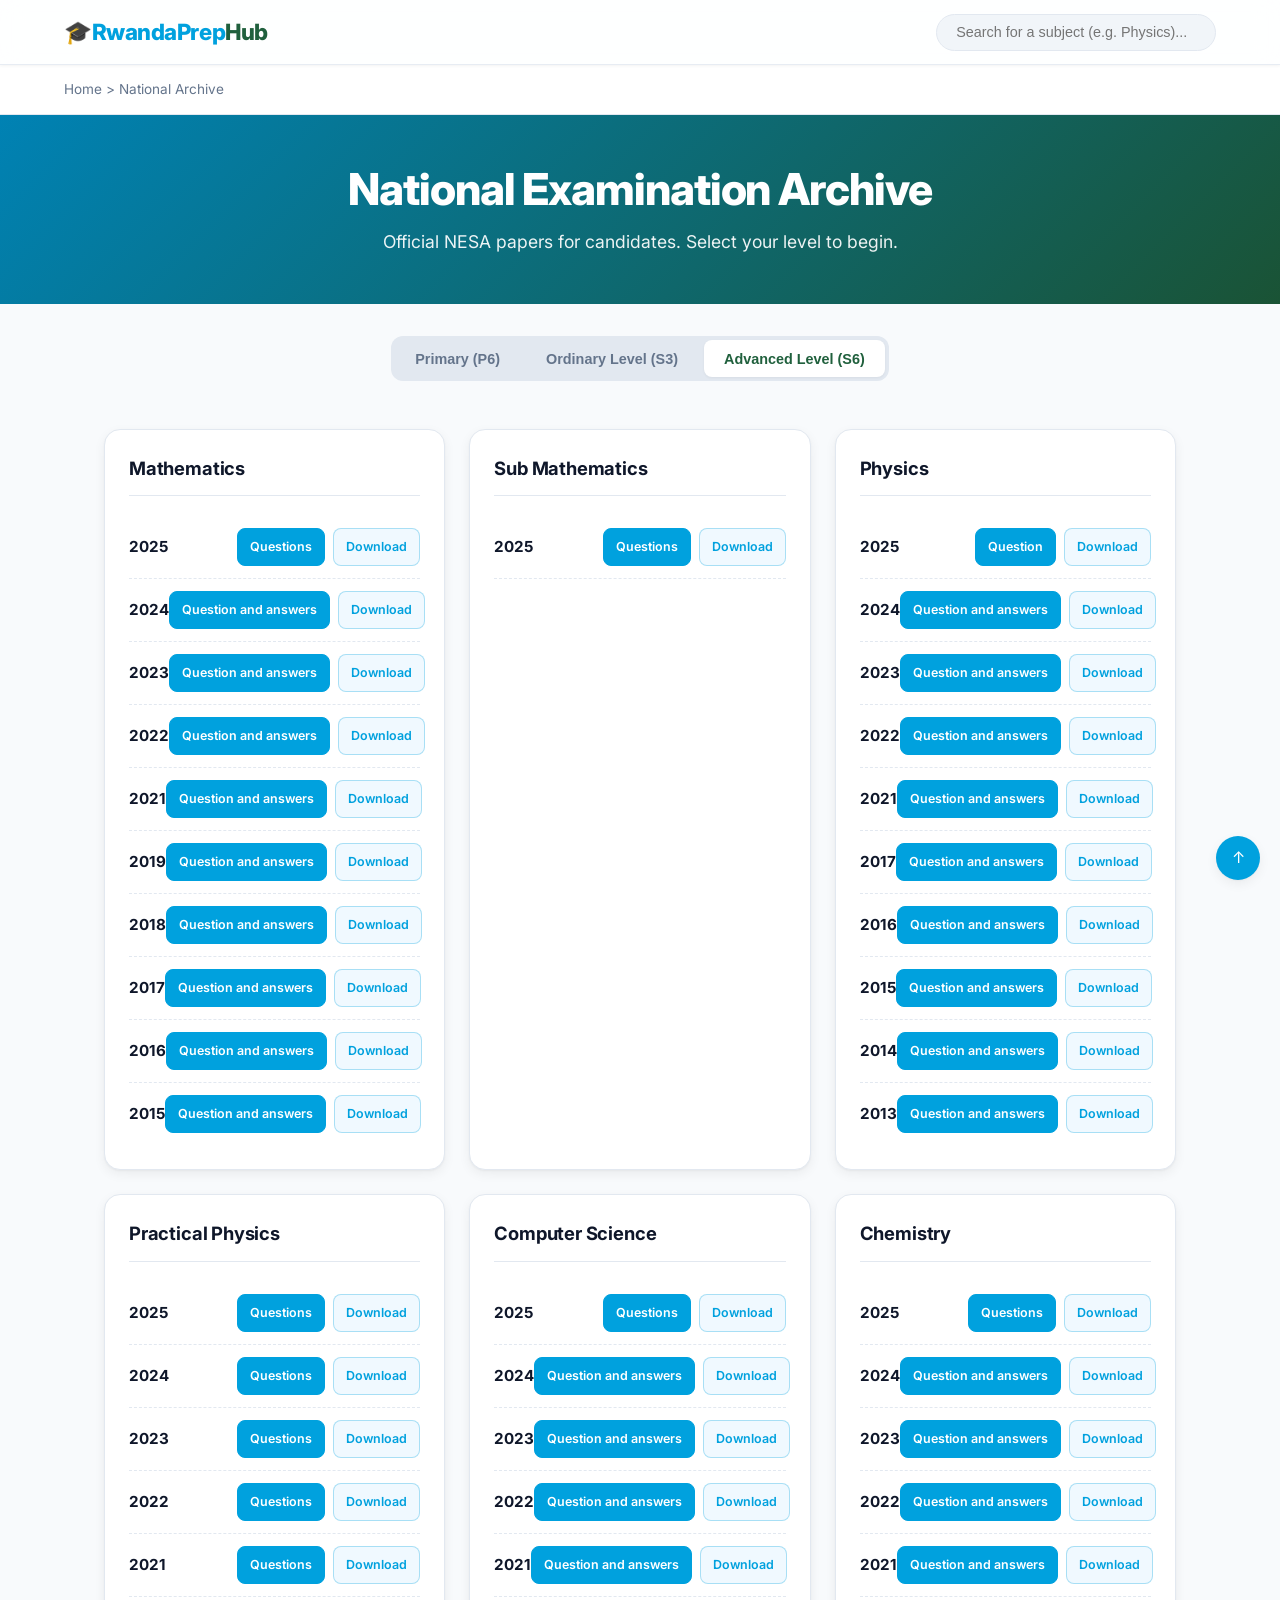
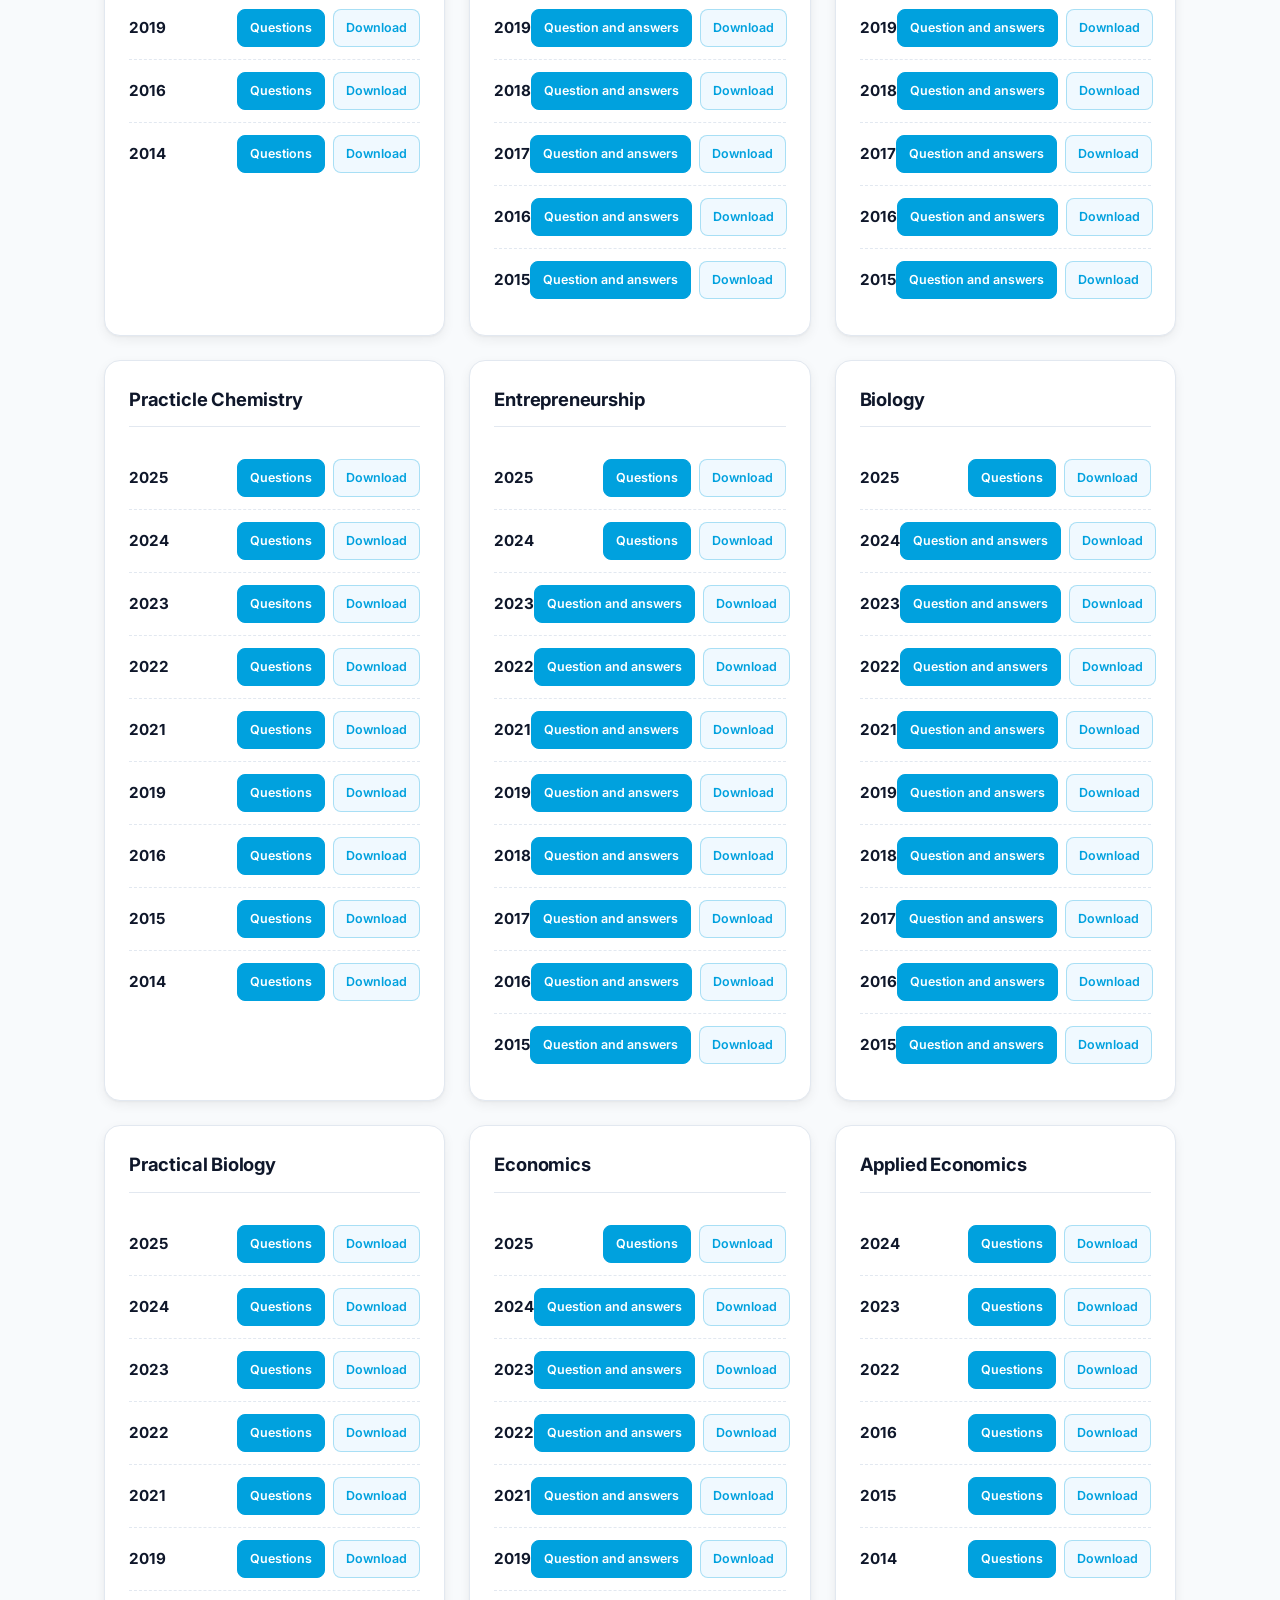
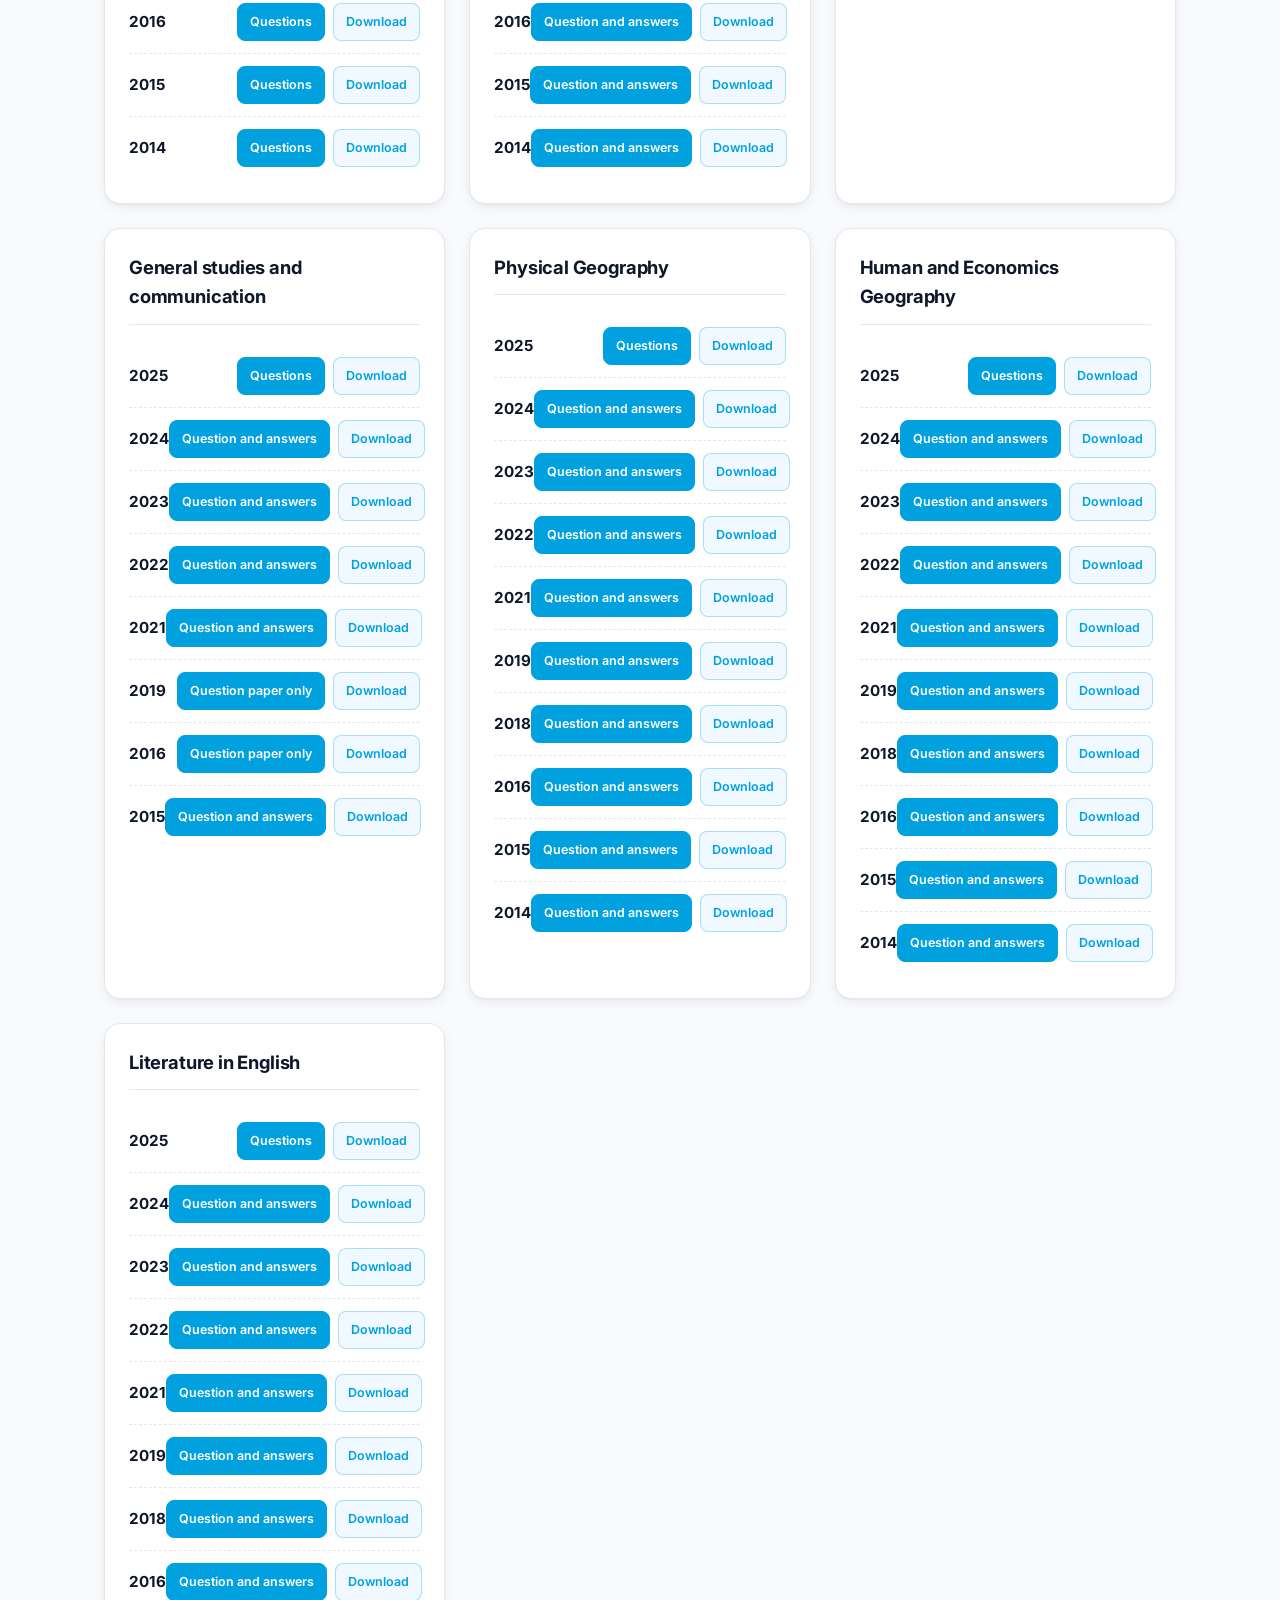
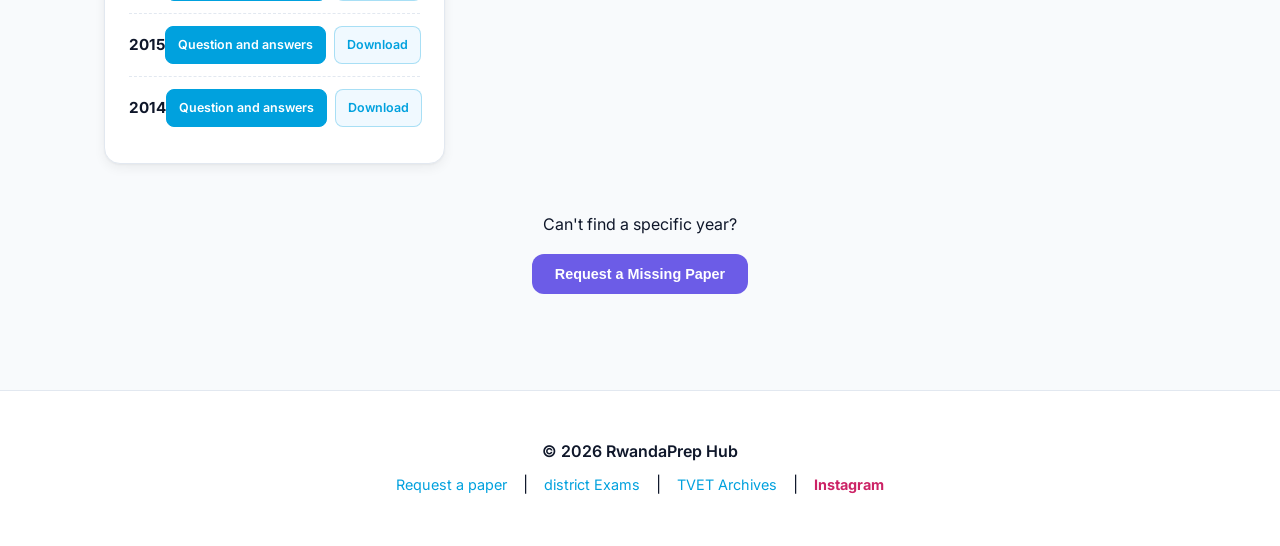
<file: national.html>
<!DOCTYPE html>
<html lang="en">
<head>
    <meta charset="UTF-8">
    <meta name="viewport" content="width=device-width, initial-scale=1.0">
    
    <title>Rwanda National Exam Past Papers & NESA District Mocks | RwandaPrep Hub</title>
    
    <meta name="description" content="Access the most complete archive of Rwanda National Exam (NESA) past papers and District Mocks for P6, S3, and S6 candidates. Download marking schemes and practice for success.">
    
    <meta name="keywords" content="Rwanda National Exam Past Papers, NESA past papers, District Mocks Rwanda, S6 past papers, S3 exam papers, P6 national exams">
    
    <meta property="og:title" content="RwandaPrep Hub | National Exam Archive">
    <meta property="og:description" content="Free access to NESA past papers and District Mock exams.">
    <meta property="og:type" content="website">

    <link rel="icon" href="data:image/svg+xml,<svg xmlns=%22http://www.w3.org/2000/svg%22 viewBox=%220 0 100 100%22><text y=%22.9em%22 font-size=%2290%22>🎓</text></svg>">
    <link rel="stylesheet" href="style.css">
    <link rel="preconnect" href="https://fonts.googleapis.com">
    <link rel="preconnect" href="https://fonts.gstatic.com" crossorigin>
    <link href="https://fonts.googleapis.com/css2?family=Inter:wght@400;600;700&display=swap" rel="stylesheet">
    <link rel="stylesheet" href="style.css">
    <!-- Google tag (gtag.js) -->
<script async src="https://www.googletagmanager.com/gtag/js?id=G-NYPQ9ZKWQM"></script>
<script>
  window.dataLayer = window.dataLayer || [];
  function gtag(){dataLayer.push(arguments);}
  gtag('js', new Date());

  gtag('config', 'G-NYPQ9ZKWQM');
</script>
</head>
<body class="archive-page">

    <header class="main-header">
        <div class="header-container">
            <a href="index.html" class="logo">
                🎓RwandaPrep<span>Hub</span>
            </a>
            <div class="search-container">
                <input type="text" placeholder="Search for a subject (e.g. Physics)...">
            </div>
        </div>
    </header>

    <nav class="breadcrumb-nav">
        <div class="container">
            <a href="index.html">Home</a> &gt; <span>National Archive</span>
        </div>
    </nav>

    <section class="archive-hero">
        <div class="container">
            <h1>National Examination Archive</h1>
            <p>Official NESA papers for candidates. Select your level to begin.</p>
        </div>
    </section>

    <section class="level-switcher-section">
        <div class="switcher-container">
            <button class="level-btn">Primary (P6)</button>
            <button class="level-btn">Ordinary Level (S3)</button>
            <button class="level-btn active">Advanced Level (S6)</button>
        </div>
    </section>

    <section class="subject-grid-section">
        <div id="p6-content" class="level-content" style="display: none;">
            <div class="subject-grid">
                <div class="subject-card">
                    <div class="card-header">
                        <h3>Mathematics</h3>
                    </div>
                     <ul class="paper-list">
                        <li>
                            <span class="year">2025</span>
                            <div class="actions">
                                <a href="https://drive.google.com/file/d/17yZPljZ7SvskJlp3k0530ULJcFnroyco/view?usp=drive_link" target="_blank" class="download-link view">Questions</a>
                                <a href="https://drive.google.com/uc?export=download&confirm=1&id=17yZPljZ7SvskJlp3k0530ULJcFnroyco" target="_blank" class="download-link download">Download</a>
                            </div>
                        </li>
                        <li>
                            <span class="year">2024</span>
                            <div class="actions">
                                <a href="https://drive.google.com/file/d/1YrvVRkDMpwlrMw8e_3s4eHgwAEozmSFM/view?usp=sharing" target="_blank" class="download-link view">Questions and answers</a>
                                <a href="https://drive.google.com/uc?export=download&confirm=1&id=1SWQ7ZSPOe2ldZ6-GsH4TAXoar9_7g7Pj" target="_blank" class="download-link download">Download</a>
                            </div>
                        </li>
                        <li>
                            <span class="year">2023</span>
                            <div class="actions">
                                <a href="https://drive.google.com/file/d/1cT80c9oTf-WVVuhi1uLWhcXAbWnuBpAO/view?usp=sharing" target="_blank" class="download-link view">Questions and answers</a>
                                <a href="https://drive.google.com/uc?export=download&confirm=1&id=1eXJZ5pn6LKHavcO0dD49f9_-kiBdN-fr" target="_blank" class="download-link download">Download</a>
                            </div>
                        </li>
                        <li>
                            <span class="year">2022</span>
                            <div class="actions">
                                <a href="https://drive.google.com/file/d/1_eOT9nTobRRsyGN59xUZJ0hDyExxUGgp/view?usp=sharing" target="_blank" class="download-link view">Questions and answers</a>
                                <a href="https://drive.google.com/uc?export=download&confirm=1&id=12TMVXQeTFqXc1faTMzLtJc1LOKNh2FWL" target="_blank" class="download-link download">Download</a>
                            </div>
                        </li>
                        <li>
                            <span class="year">2021</span>
                            <div class="actions">
                                <a href="https://drive.google.com/file/d/1GhGlPSjHyrwm8mCGV51-n1BFyhyyz2Lp/view?usp=sharing" target="_blank" class="download-link view">Questions and answers</a>
                                <a href="https://drive.google.com/uc?export=download&confirm=1&id=1_Ds6bEKAZtS8NvQTjHeQwMT-a7jepdtZ" target="_blank" class="download-link download">Download</a>
                            </div>
                        </li>
                        <li>
                            <span class="year">2019</span>
                            <div class="actions">
                                <a href="https://drive.google.com/file/d/1V566surIKLDGuMAvIx_h5vB3De-q_3Wa/view?usp=sharing" target="_blank" class="download-link view">Questions and answers</a>
                                <a href="https://drive.google.com/uc?export=download&confirm=1&id=1f-vddZqkevTbo4XxdZLXHnkKYVJpCWJC" target="_blank" class="download-link download">Download</a>
                            </div>
                        </li>
                        <li>
                            <span class="year">2018</span>
                            <div class="actions">
                                <a href="https://drive.google.com/file/d/1FXE_wb_rfBUJ0-ksfF0mcojqucwyApDY/view?usp=sharing" target="_blank" class="download-link view">Questions and answers</a>
                                <a href="https://drive.google.com/uc?export=download&confirm=1&id=1ZfjOFWmeHw9dOSkCzmyxiYhC1TRy9qul" target="_blank" class="download-link download">Download</a>
                            </div>
                        </li>
                        <li>
                            <span class="year">2017</span>
                            <div class="actions">
                                <a href="https://drive.google.com/file/d/1vVxtJTB5VH9NwCXqqMKoROIXjjqw4Nur/view?usp=sharing" target="_blank" class="download-link view">Questions and answers</a>
                                <a href="https://drive.google.com/uc?export=download&confirm=1&id=19Y6zsooevjPW58M6JsESpl2CSViW5CXW" target="_blank" class="download-link download">Download</a>
                            </div>
                        </li>
                        <li>
                            <span class="year">2016</span>
                            <div class="actions">
                                <a href="https://drive.google.com/file/d/16zkRAYed4Wt-gVXRHSA6CkElQUId9cQ_/view?usp=sharing" target="_blank" class="download-link view">Questions and answers</a>
                                <a href="https://drive.google.com/uc?export=download&confirm=1&id=1aKfzqLe_b8_mAs3Bll1gn427E_klHLzE" target="_blank" class="download-link download">Download</a>
                            </div>
                        </li>
                    </ul>
                </div>
                <div class="subject-card">
                    <div class="card-header">
                        <h3>SET</h3>
                    </div>
                     <ul class="paper-list">
                        <li>
                            <span class="year">2025</span>
                            <div class="actions">
                                <a href="https://drive.google.com/file/d/1XioMXQbJrynfFdI4ETRtZfUB_qZyiti0/view?usp=sharing" target="_blank" class="download-link view">Questions</a>
                                <a href="https://drive.google.com/uc?export=download&confirm=1&id=1XioMXQbJrynfFdI4ETRtZfUB_qZyiti0" target="_blank" class="download-link download">Download</a>
                            </div>
                        </li>
                        <li>
                            <span class="year">2024</span>
                            <div class="actions">
                                <a href="https://drive.google.com/file/d/1yOa3cAeXFrbNGN96asZjPuY9_DQcUl8_/view?usp=sharing" target="_blank" class="download-link view">Questions and answers</a>
                                <a href="https://drive.google.com/uc?export=download&confirm=1&id=1W1p5lBS0W3DOgY5jmMHePt2enmJW3ajE" target="_blank" class="download-link download">Download</a>
                            </div>
                        </li>
                        <li>
                            <span class="year">2023</span>
                            <div class="actions">
                                <a href="https://drive.google.com/file/d/1y5DNDuZgXyTW84n5TQRxGbv44gSzbhZh/view?usp=sharing" target="_blank" class="download-link view">Questions and answers</a>
                                <a href="https://drive.google.com/uc?export=download&confirm=1&id=1XQRvprqXyVOLyZ54k3cHhGfr7RiZgeCS" target="_blank" class="download-link download">Download</a>
                            </div>
                        </li>
                        <li>
                            <span class="year">2022</span>
                            <div class="actions">
                                <a href="https://drive.google.com/file/d/14xqIaa8Ay2ncuRc_OvUI2Ai5xHLG93HK/view?usp=sharing" target="_blank" class="download-link view">Questions and answers</a>
                                <a href="https://drive.google.com/uc?export=download&confirm=1&id=1WLzdX7X1_XCwUb_cYBYSRRSVI7gtTfjk" target="_blank" class="download-link download">Download</a>
                            </div>
                        </li>
                        <li>
                            <span class="year">2021</span>
                            <div class="actions">
                                <a href="https://drive.google.com/file/d/18ugyCGoezwfFfHpOYS1JhYmyFV8gtF-5/view?usp=sharing" target="_blank" class="download-link view">Questions and answers</a>
                                <a href="https://drive.google.com/uc?export=download&confirm=1&id=1yEvrm1A7Iyr7xJOcc8Vre2jssTJshF3A" target="_blank" class="download-link download">Download</a>
                            </div>
                        </li>
                        <li>
                            <span class="year">2019</span>
                            <div class="actions">
                                <a href="https://drive.google.com/file/d/11Ue3zd21NifE5gFMLUqxaB-lkkgsULkl/view?usp=sharing" target="_blank" class="download-link view">Questions and answers</a>
                                <a href="https://drive.google.com/uc?export=download&confirm=1&id=1DTbacXrDEsTIjFnWyKizPh-fxoxzaZFa" target="_blank" class="download-link download">Download</a>
                            </div>
                        </li>
                        <li>
                            <span class="year">2018</span>
                            <div class="actions">
                                <a href="https://drive.google.com/file/d/1AEdT0tpTj6i5a1DvhGwycfCrF4bTMp5M/view?usp=sharing" target="_blank" class="download-link view">Questions and answers</a>
                                <a href="https://drive.google.com/uc?export=download&confirm=1&id=1JitcMwJBY8eDSP9np8TjLKQLInhn-0eN" target="_blank" class="download-link download">Download</a>
                            </div>
                        </li>
                        <li>
                            <span class="year">2017</span>
                            <div class="actions">
                                <a href="https://drive.google.com/file/d/1Vxwc5kcQ0IBFFOBcvXLa-abka6rOJTXN/view?usp=sharing" target="_blank" class="download-link view">Questions and answers</a>
                                <a href="https://drive.google.com/open?id=1AmCFetMAOaWbK0M-ilXWCuBH_hO3Z95z&usp=drive_copy" target="_blank" class="download-link download">Download</a>
                            </div>
                        </li>
                        <li>
                            <span class="year">2016</span>
                            <div class="actions">
                                <a href="https://drive.google.com/file/d/18kb-pJzPCL4zicjGdZPG62vZ4waaW4LA/view?usp=sharing" target="_blank" class="download-link view">Questions and answers</a>
                                <a href="https://drive.google.com/uc?export=download&confirm=1&id=1dfH66FwIqumQqcGvyp6c_-3QZIDzrDCs" target="_blank" class="download-link download">Download</a>
                            </div>
                        </li>
                    </ul>
                </div>
                 <div class="subject-card">
                    <div class="card-header">
                        <h3>Ikinyarwanda</h3>
                    </div>
                     <ul class="paper-list">
                        <li>
                            <span class="year">2025</span>
                            <div class="actions">
                                <a href="https://drive.google.com/file/d/1RbFrji7wftvJHP3KajOaBM1874zQVPCO/view?usp=drive_link" target="_blank" class="download-link view">Questions</a>
                                <a href="https://drive.google.com/uc?export=download&confirm=1&id=1RbFrji7wftvJHP3KajOaBM1874zQVPCO" target="_blank" class="download-link download">Download</a>
                            </div>
                        </li>
                        <li>
                            <span class="year">2024</span>
                            <div class="actions">
                                <a href="https://drive.google.com/file/d/1MmOw_hJKITcQpC0zTP_TZtyPRbnrgYHf/view?usp=sharing" target="_blank" class="download-link view">Questions and answers</a>
                                <a href="https://drive.google.com/uc?export=download&confirm=1&id=1iTMsLxOgJQXYzhyKDLIHlhDOxIMTTcob" target="_blank" class="download-link download">Download</a>
                            </div>
                        </li>
                        <li>
                            <span class="year">2023</span>
                            <div class="actions">
                                <a href="https://drive.google.com/file/d/18ezC8xj53pgXMrlml46-dq_w3kd_qc_Z/view?usp=sharing" target="_blank" class="download-link view">Questions and answers</a>
                                <a href="https://drive.google.com/uc?export=download&confirm=1&id=1vxiQJpO7gDqfj9RHuL9Pbsl6x_JVmxwt" target="_blank" class="download-link download">Download</a>
                            </div>
                        </li>
                        <li>
                            <span class="year">2022</span>
                            <div class="actions">
                                <a href="https://drive.google.com/file/d/1MiefJPxcHhJjgKFGrLeqpuGD92TTM8N8/view?usp=sharing" target="_blank" class="download-link view">Questions and answers</a>
                                <a href="https://drive.google.com/uc?export=download&confirm=1&id=1Slh4bnqsW0zfyNA-cu9L-SvXpG24e0ui" target="_blank" class="download-link download">Download</a>
                            </div>
                        </li>
                        <li>
                            <span class="year">2021</span>
                            <div class="actions">
                                <a href="https://drive.google.com/file/d/1Dc2tQvBtfssGHLyUGaLYFZtxm1RWiqOR/view?usp=sharing" target="_blank" class="download-link view">Questions and answers</a>
                                <a href="https://drive.google.com/uc?export=download&confirm=1&id=1bPIbXz_vPvJjnoSdLpVgcPwAP4K0-0Rr" target="_blank" class="download-link download">Download</a>
                            </div>
                        </li>
                        <li>
                            <span class="year">2019</span>
                            <div class="actions">
                                <a href="https://drive.google.com/file/d/1bsV1w1T3u4Q1mrKJ536TUmQpYuZ6h1wB/view?usp=sharing" target="_blank" class="download-link view">Questions and answers</a>
                                <a href="https://drive.google.com/uc?export=download&confirm=1&id=1tNylh_pcVxl7AK8YMhrBJWEadICuBtx1" target="_blank" class="download-link download">Download</a>
                            </div>
                        </li>
                        <li>
                            <span class="year">2018</span>
                            <div class="actions">
                                <a href="https://drive.google.com/file/d/1PPf1ZwBg13DmcfAzfP-BJ7oSDyDNxSgJ/view?usp=sharing" target="_blank" class="download-link view">Questions and answers</a>
                                <a href="https://drive.google.com/uc?export=download&confirm=1&id=170JREZVGt7KmosuS1oQjqQWRcacCW4mE" target="_blank" class="download-link download">Download</a>
                            </div>
                        </li>
                        <li>
                            <span class="year">2017</span>
                            <div class="actions">
                                <a href="https://drive.google.com/file/d/1Tqykqp4M3wlvqiJXHFLSE-4qEv9j9xJ5/view?usp=sharing" target="_blank" class="download-link view">Questions and answers</a>
                                <a href="https://drive.google.com/uc?export=download&confirm=1&id=1ooaygSU1ZY7O4lgEjO8x6cPHoSm_FLOP" target="_blank" class="download-link download">Download</a>
                            </div>
                        </li>
                        <li>
                            <span class="year">2016</span>
                            <div class="actions">
                                <a href="https://drive.google.com/file/d/1m_iJtvjgKW_4Tu6hwa0LQsznszAdR6rN/view?usp=sharing" target="_blank" class="download-link view">Questions and answers</a>
                                <a href="https://drive.google.com/uc?export=download&confirm=1&id=1q_WmdGy0Kch_IjhkEoRHDYAwUQ6ao49f" target="_blank" class="download-link download">Download</a>
                            </div>
                        </li>
                    </ul>
                </div>
                <div class="subject-card">
                    <div class="card-header">
                        <h3>Social Studies</h3>
                    </div>
                     <ul class="paper-list">
                        <li>
                            <span class="year">2025</span>
                            <div class="actions">
                                <a href="https://drive.google.com/file/d/1ZOcS-IMwsrgFRbjmu7j6IBMOf-Djuwf2/view?usp=sharing" target="_blank" class="download-link view">Questions</a>
                                <a href="https://drive.google.com/uc?export=download&confirm=1&id=1ZOcS-IMwsrgFRbjmu7j6IBMOf-Djuwf2" target="_blank" class="download-link download">Download</a>
                            </div>
                        </li>
                        <li>
                            <span class="year">2024</span>
                            <div class="actions">
                                <a href="https://drive.google.com/file/d/1fJ-JEcFV01003cPvhHTYH1JSAUC2eRs8/view?usp=sharing" target="_blank" class="download-link view">Questions and answers</a>
                                <a href="https://drive.google.com/uc?export=download&confirm=1&id=1kUhQxfHWI13pYsaemy2-MkcZgWkTQhD3" target="_blank" class="download-link download">Download</a>
                            </div>
                        </li>
                        <li>
                            <span class="year">2023</span>
                            <div class="actions">
                                <a href="https://drive.google.com/file/d/1H56sDbAQ1gsE78PN41HzxmvREiJBFNen/view?usp=sharing" target="_blank" class="download-link view">Questions and answers</a>
                                <a href="https://drive.google.com/uc?export=download&confirm=1&id=1WhsxFJhj1ELvZgcJPyBiaJAIioN8ezuO" target="_blank" class="download-link download">Download</a>
                            </div>
                        </li>
                        <li>
                            <span class="year">2022</span>
                            <div class="actions">
                                <a href="https://drive.google.com/file/d/1asM_ABScR3-oGZLZ5XIoOtVZHxB5Ap2f/view?usp=sharing" target="_blank" class="download-link view">Questions and answers</a>
                                <a href="https://drive.google.com/uc?export=download&confirm=1&id=1zrS2ecpcL1EqEHQDFPr0HWfXH-yjvV3K" target="_blank" class="download-link download">Download</a>
                            </div>
                        </li>
                        <li>
                            <span class="year">2021</span>
                            <div class="actions">
                                <a href="https://drive.google.com/file/d/1lCuP2qrOR3ciVJ-xa1bAdLHC3ZUWJTQg/view?usp=sharing" target="_blank" class="download-link view">Questions and answers</a>
                                <a href="https://drive.google.com/uc?export=download&confirm=1&id=1OJp6FAu9tURht8xlV8uONOtvlC3ZTv1l" target="_blank" class="download-link download">Download</a>
                            </div>
                        </li>
                        <li>
                            <span class="year">2019</span>
                            <div class="actions">
                                <a href="https://drive.google.com/file/d/1tblPdI1yQweKf5uopDgJCWmXLELM6mcb/view?usp=sharing" target="_blank" class="download-link view">Questions and answers</a>
                                <a href="https://drive.google.com/uc?export=download&confirm=1&id=1IiOTOshoKFfFcLbP1539gk8XAfOFvtGa" target="_blank" class="download-link download">Download</a>
                            </div>
                        </li>
                        <li>
                            <span class="year">2018</span>
                            <div class="actions">
                                <a href="https://drive.google.com/file/d/1DeQp343S9ezvnKWg3kRHAE5dJOIMtoDq/view?usp=sharing" target="_blank" class="download-link view">Questions and answers</a>
                                <a href="https://drive.google.com/uc?export=download&confirm=1&id=14SFTajU6PtgQUBgH8PsWahJdUlRG-4sV" target="_blank" class="download-link download">Download</a>
                            </div>
                        </li>
                        <li>
                            <span class="year">2017</span>
                            <div class="actions">
                                <a href="https://drive.google.com/file/d/17dAPMSgRk1AuZHXeY0jaHstaPxUQFAJz/view?usp=sharing" target="_blank" class="download-link view">Questions and answers</a>
                                <a href="https://drive.google.com/open?id=1AmCFetMAOaWbK0M-ilXWCuBH_hO3Z95z&usp=drive_copy" target="_blank" class="download-link download">Download</a>
                            </div>
                        </li>
                        <li>
                            <span class="year">2016</span>
                            <div class="actions">
                                <a href="https://drive.google.com/file/d/1s9MvChym3XlzRAZRkauZypgAeutGSy5g/view?usp=sharing" target="_blank" class="download-link view">Questions and answers</a>
                                <a href="https://drive.google.com/uc?export=download&confirm=1&id=13UUnPtE4sSaStizqfJ0CEuo6ph2biMbj" target="_blank" class="download-link download">Download</a>
                            </div>
                        </li>
                    </ul>
                </div>
                <div class="subject-card">
                    <div class="card-header">
                        <h3>English</h3>
                    </div>
                     <ul class="paper-list">
                        <li>
                            <span class="year">2025</span>
                            <div class="actions">
                                <a href="https://drive.google.com/file/d/17EfqFYrFVJGpS9jcXYQJCmEgcGJUMzuI/view?usp=sharing" target="_blank" class="download-link view">Questions</a>
                                <a href="https://drive.google.com/uc?export=download&confirm=1&id=17EfqFYrFVJGpS9jcXYQJCmEgcGJUMzuI" target="_blank" class="download-link download">Download</a>
                            </div>
                        </li>
                        <li>
                            <span class="year">2024</span>
                            <div class="actions">
                                <a href="https://drive.google.com/file/d/1V5GIk6RHXL9GWWvDFFpQ9S7hSG3VhyvG/view?usp=sharing" target="_blank" class="download-link view">Questions and answers</a>
                                <a href="https://drive.google.com/uc?export=download&confirm=1&id=1Zkf4rntAUivjb8XeYLD6W_1K4z_2_gdF" target="_blank" class="download-link download">Download</a>
                            </div>
                        </li>
                        <li>
                            <span class="year">2023</span>
                            <div class="actions">
                                <a href="https://drive.google.com/file/d/1cdtGu21B8--WHGZ7rF9hFNPSm_XIAG0a/view?usp=sharing" target="_blank" class="download-link view">Questions and answers</a>
                                <a href="https://drive.google.com/uc?export=download&confirm=1&id=1VxKB6d8GMiy-GKpmAd5O4nudXDrg9iwV" target="_blank" class="download-link download">Download</a>
                            </div>
                        </li>
                        <li>
                            <span class="year">2022</span>
                            <div class="actions">
                                <a href="https://drive.google.com/file/d/13mt72fhcgbHcdzmO_wDuskNgSkNM8KWN/view?usp=sharing" target="_blank" class="download-link view">Questions and answers</a>
                                <a href="https://drive.google.com/uc?export=download&confirm=1&id=1AtEkhQMRnWiA8FAo8zQruN6YSDVtmDkk" target="_blank" class="download-link download">Download</a>
                            </div>
                        </li>
                        <li>
                            <span class="year">2021</span>
                            <div class="actions">
                                <a href="https://drive.google.com/file/d/1BxQtPeFXfaMv9d1H1xIRX-PT72JYuKAF/view?usp=sharing" target="_blank" class="download-link view">Questions and answers</a>
                                <a href="https://drive.google.com/file/d/1O4Se8iPEhsZ6XIc9F6OrXNeHMzoBYKuh/view" target="_blank" class="download-link download">Download</a>
                            </div>
                        </li>
                        <li>
                            <span class="year">2019</span>
                            <div class="actions">
                                <a href="https://drive.google.com/file/d/1SVHq_RYYHwwRoe2xe-42J-PPRD2wvtpH/view?usp=sharing" target="_blank" class="download-link view">Questions and answers</a>
                                <a href="https://drive.google.com/uc?export=download&confirm=1&id=1O4Se8iPEhsZ6XIc9F6OrXNeHMzoBYKuh" target="_blank" class="download-link download">Download</a>
                            </div>
                        </li>
                        <li>
                            <span class="year">2018</span>
                            <div class="actions">
                                <a href="https://drive.google.com/file/d/1gZkD-fWQWBxalL-pRYUPbDR8AwP-GDNS/view?usp=sharing" target="_blank" class="download-link view">Questions and answers</a>
                                <a href="https://drive.google.com/uc?export=download&confirm=1&id=1KpT4_JTaLo8VYH-GH-xouIBkIN1Iu-Gx" target="_blank" class="download-link download">Download</a>
                            </div>
                        </li>
                        <li>
                            <span class="year">2017</span>
                            <div class="actions">
                                <a href="https://drive.google.com/file/d/1jdp20triWHjSWc_c_lM8RDwDVv3pukoX/view?usp=sharing" target="_blank" class="download-link view">Questions and answers</a>
                                <a href="https://drive.google.com/open?id=1AmCFetMAOaWbK0M-ilXWCuBH_hO3Z95z&usp=drive_copy" target="_blank" class="download-link download">Download</a>
                            </div>
                        </li>
                        <li>
                            <span class="year">2016</span>
                            <div class="actions">
                                <a href="https://drive.google.com/file/d/19GgTDMX9VNAbItWDdd8hc7Hr0_rMOQat/view?usp=sharing" target="_blank" class="download-link view">Questions and answers</a>
                                <a href="https://drive.google.com/uc?export=download&confirm=1&id=1dfH66FwIqumQqcGvyp6c_-3QZIDzrDCs" target="_blank" class="download-link download">Download</a>
                            </div>
                        </li>
                    </ul>
                </div>
            </div>
        </div>
        
        <div id="s3-content" class="level-content" style="display: none;">
            <div class="subject-grid">
                <div class="subject-card">
                    <div class="card-header">
                        <h3>Mathematics </h3>
                    </div>
                    <ul class="paper-list">
                        <li>
                            <span class="year">2025</span>
                            <div class="actions">
                                <a href="https://drive.google.com/file/d/1NRHHBpE8YfQcZ7ZiSdwhYkRl7gILRzgO/view?usp=drive_link" target="_blank" class="download-link view">Questions</a>
                                <a href="https://drive.google.com/uc?export=download&confirm=1&id=1NRHHBpE8YfQcZ7ZiSdwhYkRl7gILRzgO" target="_blank" class="download-link download">Download</a>
                            </div>
                        </li>
                        <li>
                            <span class="year">2024</span>
                            <div class="actions">
                                <a href="https://drive.google.com/file/d/1AkjaT_ELC86Q8n9SoxuAnnpyCVRwusew/view" target="_blank" class="download-link view">Questions and answers</a>
                                <a href="https://drive.google.com/uc?export=download&confirm=1&id=1x9DfKs97do-JsucNMWhNRG8Kg_C-cMOy" target="_blank" class="download-link download">Download</a>
                            </div>
                        </li>
                        <li>
                            <span class="year">2023</span>
                            <div class="actions">
                                <a href="https://drive.google.com/file/d/1wDrbjkOoGXBCtvOg-IofUpwXt7ywp56b/view?usp=sharing" target="_blank" class="download-link view">Questions and answers</a>
                                <a href="https://drive.google.com/uc?export=download&confirm=1&id=1gxBNVLn9-b_y5T8896B5qU041dMiw7Oz" target="_blank" class="download-link download">Download</a>
                            </div>
                        </li>
                        <li>
                            <span class="year">2022</span>
                            <div class="actions">
                                <a href="https://drive.google.com/file/d/1l5Zrwfk1EUYxfESq1BIKNBge_YdNr_qr/view?usp=sharing" target="_blank" class="download-link view">Questions and answers</a>
                                <a href="https://drive.google.com/uc?export=download&confirm=1&id=166gS1OHDog8WI6cpC-JMD-nh5-zCTP3v" target="_blank" class="download-link download">Download</a>
                            </div>
                        </li>
                        <li>
                            <span class="year">2021</span>
                            <div class="actions">
                                <a href="https://drive.google.com/file/d/1RTLNa6V58TID7C4mqHnjaO8fqNq_LrPi/view?usp=sharing" target="_blank" class="download-link view">Questions and answers</a>
                                <a href="https://drive.google.com/uc?export=download&confirm=1&id=166gS1OHDog8WI6cpC-JMD-nh5-zCTP3v" target="_blank" class="download-link download">Download</a>
                            </div>
                        </li>
                        <li>
                            <span class="year">2019</span>
                            <div class="actions">
                                <a href="https://drive.google.com/file/d/113BWByNeTwSGNxVXLuaLkeSB3voTZ8nL/view?usp=sharing" target="_blank" class="download-link view">Questions and answers</a>
                                <a href="https://drive.google.com/uc?export=download&confirm=1&id=1MpLPvAl-JicsvBBm_z2iP2BweuNI-LMC" target="_blank" class="download-link download">Download</a>
                            </div>
                        </li>
                        <li>
                            <span class="year">2018</span>
                            <div class="actions">
                                <a href="https://drive.google.com/file/d/1jdi7o37pGr5mGsOJosNIiPX-OfZQrE3p/view?usp=sharing" target="_blank" class="download-link view">Questions and answers</a>
                                <a href="https://drive.google.com/uc?export=download&confirm=1&id=1vshu-pm4qtp2L6AUYfqLPJllkWFhFWzT" target="_blank" class="download-link download">Download</a>
                            </div>
                        </li>
                        <li>
                            <span class="year">2017</span>
                            <div class="actions">
                                <a href="https://drive.google.com/file/d/1zKoAhWc9xRTzSkxt8aFwxNxNi6Qc7sIU/view?usp=sharing" target="_blank" class="download-link view">Questions and answers</a>
                                <a href="https://drive.google.com/uc?export=download&confirm=1&id=1RMS6Toqhi348Rhvcbhg-ZD3vhw1QiGyX" target="_blank" class="download-link download">Download</a>
                            </div>
                        </li>
                        <li>
                            <span class="year">2016</span>
                            <div class="actions">
                                <a href="https://drive.google.com/file/d/1VUNw4q2UkAR11kiCKy3BFpQNBi0ekapv/view?usp=sharing" target="_blank" class="download-link view">Questions and answers</a>
                                <a href="https://drive.google.com/uc?export=download&confirm=1&id=1M6hyq-LkmLIlHlm8XOeTGAuIbDl4XN_T" target="_blank" class="download-link download">Download</a>
                            </div>
                        </li>
                    </ul>
                </div>
                <div class="subject-card">
                    <div class="card-header">
                        <h3>physics</h3>
                    </div>
                    <ul class="paper-list">
                        <li>
                            <span class="year">2025</span>
                            <div class="actions">
                                <a href="https://drive.google.com/file/d/1mIz24Sht-z9-7GgGh4Ufao_zTJFQNmZd/view?usp=drive_link" target="_blank" class="download-link view">Questions</a>
                                <a href="https://drive.google.com/uc?export=download&confirm=1&id=1mIz24Sht-z9-7GgGh4Ufao_zTJFQNmZd" target="_blank" class="download-link download">Download</a>
                            </div>
                        </li>
                        <li>
                            <span class="year">2024</span>
                            <div class="actions">
                                <a href="https://drive.google.com/file/d/1pujW6kLONxU5-4BJdcI1C2TmPRaXTB84/view?usp=sharing" target="_blank" class="download-link view">Questions and answers</a>
                                <a href="https://drive.google.com/uc?export=download&confirm=1&id=1QoOWAeAMrZ4ykF_qwMFqTzIbZqVwuVoj" target="_blank" class="download-link download">Download</a>
                            </div>
                        </li>
                        <li>
                            <span class="year">2023</span>
                            <div class="actions">
                                <a href="https://drive.google.com/file/d/1-ki_y5p_aOIGQBw3aF-u7WprbJGB-FUm/view?usp=sharing" target="_blank" class="download-link view">Questions and answers</a>
                                <a href="https://drive.google.com/uc?export=download&confirm=1&id=1qtxCoZRyv6D5lYrm_Ep2Unb-PQSEO6hS" target="_blank" class="download-link download">Download</a>
                            </div>
                        </li>
                         <li>
                            <span class="year">2022</span>
                            <div class="actions">
                                <a href="https://drive.google.com/file/d/1VYv2sB1fuBdScooVxVd2VAH-f51QwFqg/view?usp=sharing" target="_blank" class="download-link view">Questions and answers</a>
                                <a href="https://drive.google.com/uc?export=download&confirm=1&id=166gS1OHDog8WI6cpC-JMD-nh5-zCTP3v" target="_blank" class="download-link download">Download</a>
                            </div>
                        </li>
                        <li>
                            <span class="year">2021</span>
                            <div class="actions">
                                <a href="https://drive.google.com/file/d/1pOvblZwY0w2PvvwyEKg_aEAYWVeRmyVl/view?usp=sharing" target="_blank" class="download-link view">Questions and answers</a>
                                <a href="https://drive.google.com/uc?export=download&confirm=1&id=166gS1OHDog8WI6cpC-JMD-nh5-zCTP3v" target="_blank" class="download-link download">Download</a>
                            </div>
                        </li>
                        <li>
                            <span class="year">2019</span>
                            <div class="actions">
                                <a href="https://drive.google.com/file/d/1EvvcI1JggvPJAps931sPTxSvubz5ahXZ/view?usp=sharing" target="_blank" class="download-link view">Questions and answers</a>
                                <a href="https://drive.google.com/uc?export=download&confirm=1&id=1Um-9OVbLx43RNecdU5nCPv9GfyrIs-W3" target="_blank" class="download-link download">Download</a>
                            </div>
                        </li>
                        <li>
                            <span class="year">2018</span>
                            <div class="actions">
                                <a href="https://drive.google.com/file/d/1dF2WDGqTcL9x1ssRnQ4GyAr8RkWThP2H/view?usp=sharing" target="_blank" class="download-link view">Questions and answers</a>
                                <a href="https://drive.google.com/uc?export=download&confirm=1&id=1vshu-pm4qtp2L6AUYfqLPJllkWFhFWzT" target="_blank" class="download-link download">Download</a>
                            </div>
                        </li>
                        <li>
                            <span class="year">2017</span>
                            <div class="actions">
                                <a href="https://drive.google.com/file/d/111VSMP4DrhhqHl1z1r3ysRMC5nSizBkb/view?usp=sharing" target="_blank" class="download-link view">Questions and answers</a>
                                <a href="https://drive.google.com/uc?export=download&confirm=1&id=1RMS6Toqhi348Rhvcbhg-ZD3vhw1QiGyX" target="_blank" class="download-link download">Download</a>
                            </div>
                        </li>
                        <li>
                            <span class="year">2016</span>
                            <div class="actions">
                                <a href="https://drive.google.com/file/d/1B_SkvLAyjgxVDd0PeLxHzC9SrXZdSkGb/view?usp=sharing" target="_blank" class="download-link view">Questions and answers</a>
                                <a href="https://drive.google.com/uc?export=download&confirm=1&id=1-fJgNIu1DQP38zsMki5sWuKDmFvieN1w" target="_blank" class="download-link download">Download</a>
                            </div>
                        </li>
                    </ul>
                </div>
                <div class="subject-card">
                    <div class="card-header">
                        <h3>Chemistry</h3>
                    </div>
                    <ul class="paper-list">
                        <li>
                            <span class="year">2025</span>
                            <div class="actions">
                                <a href="https://drive.google.com/file/d/1GlQ7AsmdY3AxsegrASkfepD3mF2yqBSt/view?usp=drive_link" target="_blank" class="download-link view">Questions</a>
                                <a href="https://drive.google.com/uc?export=download&confirm=1&id=1GlQ7AsmdY3AxsegrASkfepD3mF2yqBSt" target="_blank" class="download-link download">Download</a>
                            </div>
                        </li>
                        <li>
                            <span class="year">2024</span>
                            <div class="actions">
                                <a href="https://drive.google.com/file/d/1a2Sq8LZmdpWeyAxoQi9lBH-7GL6YGMQ6/view?usp=sharing" target="_blank" class="download-link view">Questions and answers</a>
                                <a href="https://drive.google.com/uc?export=download&confirm=1&id=1QyY6RozfAbwfKfL7fg07e3V0uDKTrMOn" target="_blank" class="download-link download">Download</a>
                            </div>
                        </li>
                        <li>
                            <span class="year">2023</span>
                            <div class="actions">
                                <a href="https://drive.google.com/file/d/1FE-bCwSlM8lDJh5HsVy4pxj-9dP36ewP/view?usp=sharing" target="_blank" class="download-link view">Questions and answers</a>
                                <a href="https://drive.google.com/uc?export=download&confirm=1&id=1Ra9MjaWFH2wHj0quxK0BLmXf4ULSbfNY" target="_blank" class="download-link download">Download</a>
                            </div>
                        </li>
                         <li>
                            <span class="year">2022</span>
                            <div class="actions">
                                <a href="https://drive.google.com/file/d/1HQM1gfUPpqa4rO2hB1gm2baXwinqBjiZ/view?usp=sharing" target="_blank" class="download-link view">Questions and answers</a>
                                <a href="https://drive.google.com/uc?export=download&confirm=1&id=14QNWcQ-wtdIOHghwcK-kJr8bx1Lutas2" target="_blank" class="download-link download">Download</a>
                            </div>
                        </li>
                        <li>
                            <span class="year">2021</span>
                            <div class="actions">
                                <a href="https://drive.google.com/file/d/17KrPIQEgSDYl22TfHMdDT8VY2zBO49X6/view?usp=sharing" target="_blank" class="download-link view">Questions and answers</a>
                                <a href="https://drive.google.com/uc?export=download&confirm=1&id=116VsivL4DRRL5fAQ3OeUa0uzIKd5wHzF" target="_blank" class="download-link download">Download</a>
                            </div>
                        </li>
                        <li>
                            <span class="year">2019</span>
                            <div class="actions">
                                <a href="https://drive.google.com/file/d/1y_4e_iEBQkh5I0EhlvocffkMKmp0gk0H/view?usp=sharing" target="_blank" class="download-link view">Questions and answers</a>
                                <a href="https://drive.google.com/uc?export=download&confirm=1&id=1Jg7V-nSo9vVmIioyokTJMHJy1tBZCm0s" target="_blank" class="download-link download">Download</a>
                            </div>
                        </li>
                        <li>
                            <span class="year">2018</span>
                            <div class="actions">
                                <a href="https://drive.google.com/file/d/1lOt5bGm9mA1tls6e15ZpbWOFNK0XJceu/view?usp=sharing" target="_blank" class="download-link view">Questions and answers</a>
                                <a href="https://drive.google.com/uc?export=download&confirm=1&id=1vshu-pm4qtp2L6AUYfqLPJllkWFhFWzT" target="_blank" class="download-link download">Download</a>
                            </div>
                        </li>
                        <li>
                            <span class="year">2017</span>
                            <div class="actions">
                                <a href="https://drive.google.com/file/d/1IZ-UnXAPEaFF_r4K4t8OrDaAoQFXEVNe/view?usp=sharing" target="_blank" class="download-link view">Questions and answers</a>
                                <a href="https://drive.google.com/uc?export=download&confirm=1&id=1RMS6Toqhi348Rhvcbhg-ZD3vhw1QiGyX" target="_blank" class="download-link download">Download</a>
                            </div>
                        </li>
                        <li>
                            <span class="year">2016</span>
                            <div class="actions">
                                <a href="https://drive.google.com/file/d/1NmKeaO4GiV_FlEfgMQ8SjWakfgNByQRg/view?usp=sharing" target="_blank" class="download-link view">Questions and answers</a>
                                <a href="https://drive.google.com/uc?export=download&confirm=1&id=1E5pfKsDzC3IJmsPBg9V6s9DH3kXNg-bE" target="_blank" class="download-link download">Download</a>
                            </div>
                        </li>
                    </ul>
                </div>
                <div class="subject-card">
                    <div class="card-header">
                        <h3>English</h3>
                    </div>
                    <ul class="paper-list">
                        <li>
                            <span class="year">2025</span>
                            <div class="actions">
                                <a href="https://drive.google.com/file/d/1qFkseRTdKL7PtuPVV6tH7UFtt15k8n1E/view?usp=sharing" target="_blank" class="download-link view">Questions</a>
                                <a href="https://drive.google.com/uc?export=download&confirm=1&id=1qFkseRTdKL7PtuPVV6tH7UFtt15k8n1E" target="_blank" class="download-link download">Download</a>
                            </div>
                        </li>
                        <li>
                            <span class="year">2024</span>
                            <div class="actions">
                                <a href="https://drive.google.com/file/d/1Ufa_QkfGob7UULDHzU9wMZ0wI5LQUlx9/view?usp=sharing" target="_blank" class="download-link view">Questions and answers</a>
                                <a href="https://drive.google.com/uc?export=download&confirm=1&id=1ZI3fCHOmzUWBSFXRDxJFWWra10nvUMGw" target="_blank" class="download-link download">Download</a>
                            </div>
                        </li>
                        <li>
                            <span class="year">2023</span>
                            <div class="actions">
                                <a href="https://drive.google.com/file/d/1jmhPy8BqwzqkgG0PXwTzwJ4UEeHvxy-j/view?usp=sharing" target="_blank" class="download-link view">Questions and answers</a>
                                <a href="https://drive.google.com/uc?export=download&confirm=1&id=1o80Ly-UW7g3TYGQ5Spy9E4B2RN7aPJ8v" target="_blank" class="download-link download">Download</a>
                            </div>
                        </li>
                         <li>
                            <span class="year">2022</span>
                            <div class="actions">
                                <a href="https://drive.google.com/file/d/1vAktK4a2vlG-G-MSLrVVekh0YQLaU0Wq/view?usp=sharing" target="_blank" class="download-link view">Questions and answers</a>
                                <a href="https://drive.google.com/uc?export=download&confirm=1&id=1-YCfTBK9c__JHQTDWF2bY3OU4aTJYe0P" target="_blank" class="download-link download">Download</a>
                            </div>
                        </li>
                        <li>
                            <span class="year">2021</span>
                            <div class="actions">
                                <a href="https://drive.google.com/file/d/1V7fcfQuaWI6AUP93EPNYZOBCMD9gcfvj/view?usp=sharing" target="_blank" class="download-link view">Questions and answers</a>
                                <a href="https://drive.google.com/uc?export=download&confirm=1&id=1-f3cWJPsqiPFTGa3Dv6QOB4216_jFuC1" target="_blank" class="download-link download">Download</a>
                            </div>
                        </li>
                        <li>
                            <span class="year">2019</span>
                            <div class="actions">
                                <a href="https://drive.google.com/file/d/1-RP6KcKK5_bcI_UquCRoARqpzzmHULZ-/view?usp=sharing" target="_blank" class="download-link view">Questions and answers</a>
                                <a href="https://drive.google.com/uc?export=download&confirm=1&id=1l0M_DWrZDa5lopkGYySeWCZO9NM2WjSi" target="_blank" class="download-link download">Download</a>
                            </div>
                        </li>
                        <li>
                            <span class="year">2018</span>
                            <div class="actions">
                                <a href="https://drive.google.com/file/d/1V-ujtPbkSSTvdM70WeZ5GRxSqctuOjLy/view?usp=sharing" target="_blank" class="download-link view">Questions and answers</a>
                                <a href="https://drive.google.com/uc?export=download&confirm=1&id=1l0M_DWrZDa5lopkGYySeWCZO9NM2WjSi" target="_blank" class="download-link download">Download</a>
                            </div>
                        </li>
                        <li>
                            <span class="year">2017</span>
                            <div class="actions">
                                <a href="https://drive.google.com/file/d/1xxiQrExBc_NzrRbbdXaJ2dE0PJbC7fzb/view?usp=sharing" target="_blank" class="download-link view">Questions and answers</a>
                                <a href="https://drive.google.com/uc?export=download&confirm=1&id=1RMS6Toqhi348Rhvcbhg-ZD3vhw1QiGyX" target="_blank" class="download-link download">Download</a>
                            </div>
                        </li>
                        <li>
                            <span class="year">2016</span>
                            <div class="actions">
                                <a href="https://drive.google.com/file/d/1bMSreyi2PNfGF-IzUze-Qjo6_2KGxqIm/view?usp=sharing" target="_blank" class="download-link view">Questions and answers</a>
                                <a href="https://drive.google.com/uc?export=download&confirm=1&id=17pPlfkeSKim2SCixKO-xJKK6bhydF0hy" target="_blank" class="download-link download">Download</a>
                            </div>
                        </li>
                    </ul>
                </div>
                <div class="subject-card">
                    <div class="card-header">
                        <h3>Biology</h3>
                    </div>
                    <ul class="paper-list">
                        <li>
                            <span class="year">2025</span>
                            <div class="actions">
                                <a href="https://drive.google.com/file/d/1917ebSxDNzmlMLnkmS3lQg6khi2CDCBF/view?usp=sharing" target="_blank" class="download-link view">Questions</a>
                                <a href="https://drive.google.com/uc?export=download&confirm=1&id=1917ebSxDNzmlMLnkmS3lQg6khi2CDCBF" target="_blank" class="download-link download">Download</a>
                            </div>
                        </li>
                        <li>
                            <span class="year">2024</span>
                            <div class="actions">
                                <a href="https://drive.google.com/file/d/11bMC-j7AwEYhIhN8DFzVqqjjt4EPgJTR/view?usp=sharing" target="_blank" class="download-link view">Questions and answers</a>
                                <a href="https://drive.google.com/uc?export=download&confirm=1&id=1C0GPCQBUosotEUKn4Avb4zORLy1nTNWx" target="_blank" class="download-link download">Download</a>
                            </div>
                        </li>
                        <li>
                            <span class="year">2023</span>
                            <div class="actions">
                                <a href="https://drive.google.com/file/d/1dauN19rWu1JYcwM41wbGlAmHekFqfjS_/view?usp=sharing" target="_blank" class="download-link view">Questions and answers</a>
                                <a href="https://drive.google.com/uc?export=download&confirm=1&id=1suyM_zpUHL3wi3I3NENynL3eDePXQUHg" target="_blank" class="download-link download">Download</a>
                            </div>
                        </li>
                         <li>
                            <span class="year">2022</span>
                            <div class="actions">
                                <a href="https://drive.google.com/file/d/16PlZxRHxYogBqYr68qFolrv3cQpdCSjN/view?usp=sharing" target="_blank" class="download-link view">Questions and answers</a>
                                <a href="https://drive.google.com/uc?export=download&confirm=1&id=17jVPgMwzKC-d69uBuDk09XBKQJJ3rGN_" target="_blank" class="download-link download">Download</a>
                            </div>
                        </li>
                        <li>
                            <span class="year">2021</span>
                            <div class="actions">
                                <a href="https://drive.google.com/file/d/1SqMYVEnfDDv3JEEYIILxI6ssC_YOkusj/view?usp=sharing" target="_blank" class="download-link view">Questions and answers</a>
                                <a href="https://drive.google.com/uc?export=download&confirm=1&id=1mDInRqmgRnlMkNfyWDKMfUZvFa4fh9ew" target="_blank" class="download-link download">Download</a>
                            </div>
                        </li>
                        <li>
                            <span class="year">2019</span>
                            <div class="actions">
                                <a href="https://drive.google.com/file/d/1Iv8NHdf8V1p8y_nQcX_PmUYodT6RVuri/view?usp=sharing" target="_blank" class="download-link view">Questions and answers</a>
                                <a href="https://drive.google.com/uc?export=download&confirm=1&id=11mhEDjo4xmj33reMAnaiITwW8OrqSdvg" target="_blank" class="download-link download">Download</a>
                            </div>
                        </li>
                        <li>
                            <span class="year">2018</span>
                            <div class="actions">
                                <a href="https://drive.google.com/file/d/116QlD0RHPKVq9GWTJXKvClR-trVYs8J3/view?usp=sharing" target="_blank" class="download-link view">Questions and answers</a>
                                <a href="https://drive.google.com/uc?export=download&confirm=1&id=11mhEDjo4xmj33reMAnaiITwW8OrqSdvg" target="_blank" class="download-link download">Download</a>
                            </div>
                        </li>
                        <li>
                            <span class="year">2017</span>
                            <div class="actions">
                                <a href="https://drive.google.com/file/d/1OVc-EatjiMJUF_oQN7_yHECzdk6-t84i/view?usp=sharing" target="_blank" class="download-link view">Questions and answers</a>
                                <a href="https://drive.google.com/uc?export=download&confirm=1&id=11mhEDjo4xmj33reMAnaiITwW8OrqSdvg" target="_blank" class="download-link download">Download</a>
                            </div>
                        </li>
                        <li>
                            <span class="year">2016</span>
                            <div class="actions">
                                <a href="https://drive.google.com/file/d/1BrDxO4v6yTCXtVPMScxtZ8p7G8OTz4O2/view?usp=sharing" target="_blank" class="download-link view">Questions and answers</a>
                                <a href="https://drive.google.com/uc?export=download&confirm=1&id=1iMmNnY6hrCShAY-cmO5f_KS-aWKSVaR_" target="_blank" class="download-link download">Download</a>
                            </div>
                        </li>
                    </ul>
                </div>
                <div class="subject-card">
                    <div class="card-header">
                        <h3>Entrepreneurship</h3>
                    </div>
                    <ul class="paper-list">
                        <li>
                            <span class="year">2025</span>
                            <div class="actions">
                                <a href="https://drive.google.com/file/d/1z8d49vvfokLRGMrisFLbxvF9s2JR05jD/view?usp=sharing" target="_blank" class="download-link view">Questions</a>
                                <a href="https://drive.google.com/uc?export=download&confirm=1&id=1z8d49vvfokLRGMrisFLbxvF9s2JR05jD" target="_blank" class="download-link download">Download</a>
                            </div>
                        </li>
                        <li>
                            <span class="year">2024</span>
                            <div class="actions">
                                <a href="https://drive.google.com/file/d/1-NLxR0beD-u_pYFYEJFuW2TGmCqq2tNr/view?usp=sharing" target="_blank" class="download-link view">Questions and answers</a>
                                <a href="https://drive.google.com/uc?export=download&confirm=1&id=1P4hE3iuREY8yBtPd02P1ag_NGOmdciHf" target="_blank" class="download-link download">Download</a>
                            </div>
                        </li>
                        <li>
                            <span class="year">2023</span>
                            <div class="actions">
                                <a href="https://drive.google.com/file/d/1BKZO5mkyZ7dAaqetRDJBQWVDW92mKLx3/view?usp=sharing" target="_blank" class="download-link view">Questions and answers</a>
                                <a href="https://drive.google.com/uc?export=download&confirm=1&id=1t6YOeisDpK0pq8cIT-gtqfXXFkmZUORE" target="_blank" class="download-link download">Download</a>
                            </div>
                        </li>
                         <li>
                            <span class="year">2022</span>
                            <div class="actions">
                                <a href="https://drive.google.com/file/d/1wuwDWBexwwOFAyQk1gW-Y2wn0GnFo6S3/view?usp=sharing" target="_blank" class="download-link view">Questions and answers</a>
                                <a href="https://drive.google.com/uc?export=download&confirm=1&id=1t6YOeisDpK0pq8cIT-gtqfXXFkmZUORE" target="_blank" class="download-link download">Download</a>
                            </div>
                        </li>
                        <li>
                            <span class="year">2021</span>
                            <div class="actions">
                                <a href="https://drive.google.com/file/d/1JFdZ7JesM0pqFTQ0iwxg1WcTqc5K9F-P/view?usp=sharing" target="_blank" class="download-link view">Questions and answers</a>
                                <a href="https://drive.google.com/uc?export=download&confirm=1&id=16w8_fOjMnS_1n44LdVF6hS8KKdmbpKm2" target="_blank" class="download-link download">Download</a>
                            </div>
                        </li>
                        <li>
                            <span class="year">2019</span>
                            <div class="actions">
                                <a href="https://drive.google.com/file/d/1yjH2siuB2SvyMD8aL00m2hvHOrnxII0i/view?usp=sharing" target="_blank" class="download-link view">Questions and answers</a>
                                <a href="https://drive.google.com/uc?export=download&confirm=1&id=1nS3aCTlfzEJAxjJYoA4S0LJJ9RaNbqQ_" target="_blank" class="download-link download">Download</a>
                            </div>
                        </li>
                        <li>
                            <span class="year">2018</span>
                            <div class="actions">
                                <a href="https://drive.google.com/file/d/1S5-1FATZdAcIhyULKQx6wDOj9ZLqpj86/view?usp=sharing" target="_blank" class="download-link view">Questions and answers</a>
                                <a href="https://drive.google.com/uc?export=download&confirm=1&id=1nS3aCTlfzEJAxjJYoA4S0LJJ9RaNbqQ_" target="_blank" class="download-link download">Download</a>
                        </li>
                        <li>
                            <span class="year">2017</span>
                            <div class="actions">
                                <a href="https://drive.google.com/file/d/1daaGEn1WiSn74vYoY3ICqi3MY54AWVw9/view?usp=sharing" target="_blank" class="download-link view">Questions and answers</a>
                                <a href="https://drive.google.com/uc?export=download&confirm=1&id=1nS3aCTlfzEJAxjJYoA4S0LJJ9RaNbqQ_" target="_blank" class="download-link download">Download</a>
                            </div>
                        </li>
                        <li>
                            <span class="year">2016</span>
                            <div class="actions">
                                <a href="https://drive.google.com/file/d/1yfrEoQZzgZAWWpP-KBxYDKxAT7oAnugL/view?usp=sharing" target="_blank" class="download-link view">Questions and answers</a>
                                <a href="https://drive.google.com/uc?export=download&confirm=1&id=1RLDDpsB3SYSUMmLBLaJZbocwiCzUPi7r" target="_blank" class="download-link download">Download</a>
                            </div>
                        </li>
                    </ul>
                </div>
                <div class="subject-card">
                    <div class="card-header">
                        <h3>Ikinyarwanda</h3>
                    </div>
                    <ul class="paper-list">
                        <li>
                            <span class="year">2025</span>
                            <div class="actions">
                                <a href="https://drive.google.com/file/d/1273X39Qha8lAicOkPwLhA46iDUNQXr8V/view?usp=drive_link" target="_blank" class="download-link view">Questions</a>
                                <a href="https://drive.google.com/uc?export=download&confirm=1&id=1273X39Qha8lAicOkPwLhA46iDUNQXr8V" target="_blank" class="download-link download">Download</a>
                            </div>
                        </li>
                        <li>
                            <span class="year">2024</span>
                            <div class="actions">
                                <a href="https://drive.google.com/file/d/1omSkLg0WhGEEomU2qbEdxwlTDZWyuQRt/view?usp=sharing" target="_blank" class="download-link view">Questions and answers</a>
                                <a href="https://drive.google.com/uc?export=download&confirm=1&id=1B0i_MT5tx4EDLgyqDf-g2UJAnUnnqUEt" target="_blank" class="download-link download">Download</a>
                            </div>
                        </li>
                        <li>
                            <span class="year">2023</span>
                            <div class="actions">
                                <a href="https://drive.google.com/file/d/1qUEk5dif-jK3jqZO8zpNYTbgDBsdK2Wj/view?usp=sharing" target="_blank" class="download-link view">Questions and answers</a>
                                <a href="https://drive.google.com/uc?export=download&confirm=1&id=12kb7jO1Q8xLWO9Pygl93FV7YIowAIta1" target="_blank" class="download-link download">Download</a>
                            </div>
                        </li>
                         <li>
                            <span class="year">2022</span>
                            <div class="actions">
                                <a href="https://drive.google.com/file/d/1_2DFoiN2pM2-ShFwgT60UU_DAjePsZlb/view?usp=sharing" target="_blank" class="download-link view">Questions and answers</a>
                                <a href="https://drive.google.com/uc?export=download&confirm=1&id=12kb7jO1Q8xLWO9Pygl93FV7YIowAIta1" target="_blank" class="download-link download">Download</a>
                            </div>
                        </li>
                        <li>
                            <span class="year">2021</span>
                            <div class="actions">
                                <a href="https://drive.google.com/file/d/1hWKBc56UsWQllCjfAe74tR2LPFMSpftR/view?usp=sharing" target="_blank" class="download-link view">Questions and answers</a>
                                <a href="https://drive.google.com/uc?export=download&confirm=1&id=1y6PMHMOZ8SmdNvehQ7i9v9YG22xuOIw5" target="_blank" class="download-link download">Download</a>
                            </div>
                        </li>
                        <li>
                            <span class="year">2019</span>
                            <div class="actions">
                                <a href="https://drive.google.com/file/d/1dYNdjMJhm2DCgJVdLENOpZi4JxiFBWNB/view?usp=sharing" target="_blank" class="download-link view">Questions and answers</a>
                                <a href="https://drive.google.com/uc?export=download&confirm=1&id=1nS3aCTlfzEJAxjJYoA4S0LJJ9RaNbqQ_" target="_blank" class="download-link download">Download</a>
                            </div>
                        </li>
                        <li>
                            <span class="year">2018</span>
                            <div class="actions">
                                <a href="https://drive.google.com/file/d/1N0rum2qY_o_g2151dQnKzDpw8_6hMQxF/view?usp=sharing" target="_blank" class="download-link view">Questions and answers</a>
                                <a href="https://drive.google.com/uc?export=download&confirm=1&id=1N8aqIH0ipQLzkC8hs51tM52vAs17eLYz" target="_blank" class="download-link download">Download</a>
                        </li>
                        <li>
                            <span class="year">2017</span>
                            <div class="actions">
                                <a href="https://drive.google.com/file/d/1bJ35yxPpBBEPnUuBuT970B8zQ05BYgvF/view?usp=sharing" target="_blank" class="download-link view">Questions and answers</a>
                                <a href="https://drive.google.com/uc?export=download&confirm=1&id=1MELu19lyMupnodGlf6r_uzo25h8UT2zo" target="_blank" class="download-link download">Download</a>
                            </div>
                        </li>
                        <li>
                            <span class="year">2016</span>
                            <div class="actions">
                                <a href="https://drive.google.com/file/d/1bzupeT12IcIMv4S1bDfSzQXeCBW_yj2P/view?usp=sharing" target="_blank" class="download-link view">Questions and answers</a>
                                <a href="https://drive.google.com/uc?export=download&confirm=1&id=1TV93pH7NJzUZA4WhMQwF85I-jxNUAyzR" target="_blank" class="download-link download">Download</a>
                            </div>
                        </li>
                    </ul>
                </div>
                <div class="subject-card">
                    <div class="card-header">
                        <h3>History of Africa</h3>
                    </div>
                    
                    <ul class="paper-list">
                        <li>
                            <span class="year">2025</span>
                            <div class="actions">
                                <a href="https://drive.google.com/file/d/193CSXFq897zBHGc3KL-t8B-oOyFuCY7y/view?usp=sharing" target="_blank" class="download-link view">Questions</a>
                                <a href="https://drive.google.com/uc?export=download&confirm=1&id=193CSXFq897zBHGc3KL-t8B-oOyFuCY7y" target="_blank" class="download-link download">Download</a>
                            </div>
                        </li>
                        <li>
                            <span class="year">2024</span>
                            <div class="actions">
                                <a href="https://drive.google.com/file/d/1kF2zYXkyxJXivINVgfs3VBdQDhYbN-9B/view?usp=sharing" target="_blank" class="download-link view">Questions and answers</a>
                                <a href="https://drive.google.com/uc?export=download&confirm=1&id=1yuDZnkFy0DwcrtQw297rLFw6X5OsW6dP" target="_blank" class="download-link download">Download</a>
                            </div>
                        </li>
                        <li>
                            <span class="year">2023</span>
                            <div class="actions">
                                <a href="https://drive.google.com/file/d/1_zeYsrLxvUGYf6wTj7xTa6jPOy65cowa/view?usp=sharing" target="_blank" class="download-link view">Questions and answers</a>
                                <a href="https://drive.google.com/uc?export=download&confirm=1&id=1Tvi0bTEUgI7fiGm2OnU6BWdj2MgFua1m" target="_blank" class="download-link download">Download</a>
                            </div>
                        </li>
                         <li>
                            <span class="year">2022</span>
                            <div class="actions">
                                <a href="https://drive.google.com/file/d/19ni8UdLWcGX_iJzsvgBC3VjaPBy8FMhl/view?usp=sharing" target="_blank" class="download-link view">Questions and answers</a>
                                <a href="https://drive.google.com/uc?export=download&confirm=1&id=1v2cKMezZUACq5d2XGG-iKPZnCtntfKlo" target="_blank" class="download-link download">Download</a>
                            </div>
                        </li>
                        <li>
                            <span class="year">2021</span>
                            <div class="actions">
                                <a href="https://drive.google.com/file/d/1Z_VZQo2xa2l6m0v7L7ZnKw7gPFpBkab0/view?usp=sharing" target="_blank" class="download-link view">Questions and answers</a>
                                <a href="https://drive.google.com/uc?export=download&confirm=1&id=1FVuMpwOq264ovy0VYl8DUEuxbgMv6tR7" target="_blank" class="download-link download">Download</a>
                            </div>
                        </li>
                        <li>
                            <span class="year">2019</span>
                            <div class="actions">
                                <a href="https://drive.google.com/file/d/1aygzy5LKqs3FQ6EQpqXUDocHZs3sc-xR/view?usp=sharing" target="_blank" class="download-link view">Questions and answers</a>
                                <a href="https://drive.google.com/uc?export=download&confirm=1&id=1wqURaMb8ULVmVqA_OaeIm8BGTpS7lXTN" target="_blank" class="download-link download">Download</a>
                            </div>
                        </li>
                        <li>
                            <span class="year">2018</span>
                            <div class="actions">
                                <a href="https://drive.google.com/file/d/1SmGHpZqtgGFYmZeGD2IRPIZV24ZN9sP0/view?usp=sharing" target="_blank" class="download-link view">Questions and answers</a>
                                <a href="https://drive.google.com/uc?export=download&confirm=1&id=1RQf6I_EbuiTsn-u6s4pVb3otucwMlkPC" target="_blank" class="download-link download">Download</a>
                        </li>
                        <li>
                            <span class="year">2017</span>
                            <div class="actions">
                                <a href="https://drive.google.com/file/d/1SmGHpZqtgGFYmZeGD2IRPIZV24ZN9sP0/view?usp=sharing" target="_blank" class="download-link view">Questions and answers</a>
                                <a href="https://drive.google.com/uc?export=download&confirm=1&id=1RQf6I_EbuiTsn-u6s4pVb3otucwMlkPC" target="_blank" class="download-link download">Download</a>
                            </div>
                        </li>
                        <li>
                            <span class="year">2016</span>
                            <div class="actions">
                                <a href="https://drive.google.com/file/d/1hn5-UQ7PT_qJW0CW15TfIaFnui_ZrCvk/view?usp=sharing" target="_blank" class="download-link view">Questions and answers</a>
                                <a href="https://drive.google.com/uc?export=download&confirm=1&id=1flFtIMFAIjK11FzR_bgHokmuKpAw-ryR" target="_blank" class="download-link download">Download</a>
                            </div>
                        </li>
                        <li>
                            <span class="year">2015</span>
                            <div class="actions">
                                <a href="https://drive.google.com/file/d/1BzkReF2Xc4v0VFypwEGdeHuI4HgLo4SN/view?usp=sharing" target="_blank" class="download-link view">Questions and answers</a>
                                <a href="https://drive.google.com/uc?export=download&confirm=1&id=1qnLBccr-h2205MyGZy3jWnGjAdwobP60" target="_blank" class="download-link download">Download</a>
                            </div>
                        </li>
                        
                    </ul>
                </div>
                <div class="subject-card">
                    <div class="card-header">
                        <h3>History of Europe and the rest of the world</h3>
                    </div>
                    
                    <ul class="paper-list">
                        <li>
                            <span class="year">2025</span>
                            <div class="actions">
                                <a href="https://drive.google.com/file/d/193CSXFq897zBHGc3KL-t8B-oOyFuCY7y/view?usp=sharing" target="_blank" class="download-link view">Questions</a>
                                <a href="https://drive.google.com/uc?export=download&confirm=1&id=193CSXFq897zBHGc3KL-t8B-oOyFuCY7y" target="_blank" class="download-link download">Download</a>
                            </div>
                        </li>
                        <li>
                            <span class="year">2024</span>
                            <div class="actions">
                                <a href="https://drive.google.com/file/d/1kF2zYXkyxJXivINVgfs3VBdQDhYbN-9B/view?usp=sharing" target="_blank" class="download-link view">Questions and answers</a>
                                <a href="https://drive.google.com/uc?export=download&confirm=1&id=1j4r2Xa6fste6robmsPYRgPKEinvetT98" target="_blank" class="download-link download">Download</a>

                            </div>
                        </li>
                        <li>
                            <span class="year">2023</span>
                            <div class="actions">
                                <a href="https://drive.google.com/file/d/1_zeYsrLxvUGYf6wTj7xTa6jPOy65cowa/view?usp=sharing" target="_blank" class="download-link view">Questions and answers</a>
                                <a href="https://drive.google.com/uc?export=download&confirm=1&id=1yHjWzX6OGjirDC4taF_6bnSB_qLHJaG3" target="_blank" class="download-link download">Download</a>
                            </div>
                        </li>
                         <li>
                            <span class="year">2022</span>
                            <div class="actions">
                                <a href="https://drive.google.com/file/d/19ni8UdLWcGX_iJzsvgBC3VjaPBy8FMhl/view?usp=sharing" target="_blank" class="download-link view">Questions and answers</a>
                                <a href="https://drive.google.com/uc?export=download&confirm=1&id=1autv9KlXiWxAdgYombcqpDZ1JPjIHLtA" target="_blank" class="download-link download">Download</a>
                            </div>
                        </li>
                        <li>
                            <span class="year">2021</span>
                            <div class="actions">
                                <a href="https://drive.google.com/file/d/1Z_VZQo2xa2l6m0v7L7ZnKw7gPFpBkab0/view?usp=sharing" target="_blank" class="download-link view">Questions and answers</a>
                                <a href="https://drive.google.com/uc?export=download&confirm=1&id=1TK51P5EBGelWs90Xq7nx7Ct-6Gf7MIuV" target="_blank" class="download-link download">Download</a>
                            </div>
                        </li>
                        <li>
                            <span class="year">2019</span>
                            <div class="actions">
                                <a href="https://drive.google.com/file/d/1aygzy5LKqs3FQ6EQpqXUDocHZs3sc-xR/view?usp=sharing" target="_blank" class="download-link view">Questions and answers</a>
                                <a href="https://drive.google.com/uc?export=download&confirm=1&id=1RQf6I_EbuiTsn-u6s4pVb3otucwMlkPC" target="_blank" class="download-link download">Download</a>
                            </div>
                        </li>
                        <li>
                            <span class="year">2018</span>
                            <div class="actions">
                                <a href="https://drive.google.com/file/d/1SmGHpZqtgGFYmZeGD2IRPIZV24ZN9sP0/view?usp=sharing" target="_blank" class="download-link view">Questions and answers</a>
                                <a href="https://drive.google.com/uc?export=download&confirm=1&id=1RQf6I_EbuiTsn-u6s4pVb3otucwMlkPC" target="_blank" class="download-link download">Download</a>
                        </li>
                        <li>
                            <span class="year">2017</span>
                            <div class="actions">
                                <a href="https://drive.google.com/file/d/1SmGHpZqtgGFYmZeGD2IRPIZV24ZN9sP0/view?usp=sharing" target="_blank" class="download-link view">Questions and answers</a>
                                <a href="https://drive.google.com/uc?export=download&confirm=1&id=1RQf6I_EbuiTsn-u6s4pVb3otucwMlkPC" target="_blank" class="download-link download">Download</a>
                            </div>
                        </li>
                        <li>
                            <span class="year">2016</span>
                            <div class="actions">
                                <a href="https://drive.google.com/file/d/1hn5-UQ7PT_qJW0CW15TfIaFnui_ZrCvk/view?usp=sharing" target="_blank" class="download-link view">Questions and answers</a>
                                <a href="https://drive.google.com/uc?export=download&confirm=1&id=1iH5L7pRxVLynTbJ81iqyTDSlPUYU27Lu" target="_blank" class="download-link download">Download</a>
                            </div>
                        </li>
                        <li>
                            <span class="year">2015</span>
                            <div class="actions">
                                <a href="https://drive.google.com/file/d/1BzkReF2Xc4v0VFypwEGdeHuI4HgLo4SN/view?usp=sharing" target="_blank" class="download-link view">Questions and answers</a>
                                <a href="https://drive.google.com/uc?export=download&confirm=1&id=14tkRSK-fQk_1NKSpdwUE1ckoPakFDrbp" target="_blank" class="download-link download">Download</a>
                            </div>
                        </li>
                        
                    </ul>
                </div>
                <div class="subject-card">
                    <div class="card-header">
                        <h3>Physical Geography</h3>
                    </div>
                    
                    <ul class="paper-list">
                        <li>
                            <span class="year">2025</span>
                            <div class="actions">
                                <a href="https://drive.google.com/file/d/1Xg5Ejnp9PkhBJBEbsyFvy6enR_M-fc6H/view?usp=sharing" target="_blank" class="download-link view">Questions</a>
                                <a href="https://drive.google.com/uc?export=download&confirm=1&id=1Xg5Ejnp9PkhBJBEbsyFvy6enR_M-fc6H" target="_blank" class="download-link download">Download</a>
                            </div>
                        </li>
                        <li>
                            <span class="year">2024</span>
                            <div class="actions">
                                <a href="https://drive.google.com/file/d/1KIcIbUukBLtcF2VGwJOegh1y4unWrBnL/view?usp=sharing" target="_blank" class="download-link view">Questions and answers</a>
                                <a href="https://drive.google.com/uc?export=download&confirm=1&id=1Kjn5phixq0kqfPJv16WIhxnlJgBRRVPO" target="_blank" class="download-link download">Download</a>

                            </div>
                        </li>
                        <li>
                            <span class="year">2023</span>
                            <div class="actions">
                                <a href="https://drive.google.com/file/d/16CtVOkgte70cBgXzsYc5snmDpUYGsHu_/view?usp=sharing" target="_blank" class="download-link view">Questions and answers</a>
                                <a href="https://drive.google.com/uc?export=download&confirm=1&id=1EyScv67W-3hC9jRQClR9FtVBy8ReMePK" target="_blank" class="download-link download">Download</a>
                            </div>
                        </li>
                         <li>
                            <span class="year">2022</span>
                            <div class="actions">
                                <a href="https://drive.google.com/file/d/1QC23ljO474fh7k87X_E58usezUBikVRJ/view?usp=sharing" target="_blank" class="download-link view">Questions and answers</a>
                                <a href="https://drive.google.com/uc?export=download&confirm=1&id=1jAaVAO4VC5pItu4AE0n5JvimQyKHOYNY" target="_blank" class="download-link download">Download</a>
                            </div>
                        </li>
                        <li>
                            <span class="year">2021</span>
                            <div class="actions">
                                <a href="https://drive.google.com/file/d/1O1qet3gSDVbgn0mfwLyUdt9ncm6HVbF-/view?usp=sharing" target="_blank" class="download-link view">Questions and answers</a>
                                <a href="https://drive.google.com/uc?export=download&confirm=1&id=1lZPf_GC_CkeZkn27CtCDhBPDrOOghYJX" target="_blank" class="download-link download">Download</a>
                            </div>
                        </li>
                        <li>
                            <span class="year">2019</span>
                            <div class="actions">
                                <a href="https://drive.google.com/file/d/1OgDgM14fHdeHmbH4QudKp_rj099Y-nl8/view?usp=sharing" target="_blank" class="download-link view">Questions and answers</a>
                                <a href="https://drive.google.com/uc?export=download&confirm=1&id=18vhTrr6wgRXNCirJXIHq--hNcGUrcQHl" target="_blank" class="download-link download">Download</a>
                            </div>
                        </li>
                        <li>
                            <span class="year">2018</span>
                            <div class="actions">
                                <a href="https://drive.google.com/file/d/1xJ25qHqcFT7q3pvVDA8dMj0H__9VeM9u/view?usp=sharing" target="_blank" class="download-link view">Questions and answers</a>
                                <a href="https://drive.google.com/uc?export=download&confirm=1&id=1ek_fDdiAgrRMgMpZoPFe6KoS_entebvM" target="_blank" class="download-link download">Download</a>
                        </li>
                        <li>
                            <span class="year">2017</span>
                            <div class="actions">
                                <a href="https://drive.google.com/file/d/14lR4KXduZzTYOeiKTTRWn_7rD0Eh0u9U/view?usp=sharing" target="_blank" class="download-link view">Questions and answers</a>
                                <a href="https://drive.google.com/uc?export=download&confirm=1&id=1ek_fDdiAgrRMgMpZoPFe6KoS_entebvM" target="_blank" class="download-link download">Download</a>
                            </div>
                        </li>
                        <li>
                            <span class="year">2016</span>
                            <div class="actions">
                                <a href="https://drive.google.com/file/d/17Fv2iQHNgObSEx66GzkHK1SPyqXiP28k/view?usp=sharing" target="_blank" class="download-link view">Questions and answers</a>
                                <a href="https://drive.google.com/uc?export=download&confirm=1&id=1TqFAB0Rb2IwooRa70TPROo0gUaKrruVX" target="_blank" class="download-link download">Download</a>
                            </div>
                        </li>
                        <li>
                            <span class="year">2015</span>
                            <div class="actions">
                                <a href="https://drive.google.com/file/d/1vpI5pm4LrL-XWIrOorZCFwqxxjHLiujo/view?usp=sharing" target="_blank" class="download-link view">Questions and answers</a>
                                <a href="https://drive.google.com/uc?export=download&confirm=1&id=16q_CJXBYNKnk_B3GrDsQ28O4yoOw3fJU" target="_blank" class="download-link download">Download</a>
                            </div>
                        </li>
                        
                    </ul>
                </div>
                <div class="subject-card">
                    <div class="card-header">
                        <h3>Human and Economics Geography</h3>
                    </div>
                    
                    <ul class="paper-list">
                        <li>
                            <span class="year">2025</span>
                            <div class="actions">
                                <a href="https://drive.google.com/file/d/1Xg5Ejnp9PkhBJBEbsyFvy6enR_M-fc6H/view?usp=sharing" target="_blank" class="download-link view">Questions</a>
                                <a href="https://drive.google.com/uc?export=download&confirm=1&id=1Xg5Ejnp9PkhBJBEbsyFvy6enR_M-fc6H" target="_blank" class="download-link download">Download</a>
                            </div>
                        </li>
                        <li>
                            <span class="year">2024</span>
                            <div class="actions">
                                <a href="https://drive.google.com/file/d/1KIcIbUukBLtcF2VGwJOegh1y4unWrBnL/view?usp=sharing" target="_blank" class="download-link view">Questions and answers</a>
                                <a href="https://drive.google.com/uc?export=download&confirm=1&id=1qhPNkOOiRpPEWH98SyPUsDr3QjgI2A94" target="_blank" class="download-link download">Download</a>

                            </div>
                        </li>
                        <li>
                            <span class="year">2023</span>
                            <div class="actions">
                                <a href="https://drive.google.com/file/d/16CtVOkgte70cBgXzsYc5snmDpUYGsHu_/view?usp=sharing" target="_blank" class="download-link view">Questions and answers</a>
                                <a href="https://drive.google.com/uc?export=download&confirm=1&id=1Lt6e62GVwVruFBJ2FpGxuU9XUT_JHTLM" target="_blank" class="download-link download">Download</a>
                            </div>
                        </li>
                         <li>
                            <span class="year">2022</span>
                            <div class="actions">
                                <a href="https://drive.google.com/file/d/1QC23ljO474fh7k87X_E58usezUBikVRJ/view?usp=sharing" target="_blank" class="download-link view">Questions and answers</a>
                                <a href="https://drive.google.com/uc?export=download&confirm=1&id=1jAaVAO4VC5pItu4AE0n5JvimQyKHOYNY" target="_blank" class="download-link download">Download</a>
                            </div>
                        </li>
                        <li>
                            <span class="year">2021</span>
                            <div class="actions">
                                <a href="https://drive.google.com/file/d/1O1qet3gSDVbgn0mfwLyUdt9ncm6HVbF-/view?usp=sharing" target="_blank" class="download-link view">Questions and answers</a>
                                <a href="https://drive.google.com/uc?export=download&confirm=1&id=1xN-8TtB7JpayMitMGC9EdGjdwhskvROD" target="_blank" class="download-link download">Download</a>
                            </div>
                        </li>
                        <li>
                            <span class="year">2019</span>
                            <div class="actions">
                                <a href="https://drive.google.com/file/d/1OgDgM14fHdeHmbH4QudKp_rj099Y-nl8/view?usp=sharing" target="_blank" class="download-link view">Questions and answers</a>
                                <a href="https://drive.google.com/uc?export=download&confirm=1&id=1ek_fDdiAgrRMgMpZoPFe6KoS_entebvM" target="_blank" class="download-link download">Download</a>
                            </div>
                        </li>
                        <li>
                            <span class="year">2018</span>
                            <div class="actions">
                                <a href="https://drive.google.com/file/d/1xJ25qHqcFT7q3pvVDA8dMj0H__9VeM9u/view?usp=sharing" target="_blank" class="download-link view">Questions and answers</a>
                                <a href="https://drive.google.com/uc?export=download&confirm=1&id=1ek_fDdiAgrRMgMpZoPFe6KoS_entebvM" target="_blank" class="download-link download">Download</a>
                        </li>
                        <li>
                            <span class="year">2017</span>
                            <div class="actions">
                                <a href="https://drive.google.com/file/d/14lR4KXduZzTYOeiKTTRWn_7rD0Eh0u9U/view?usp=sharing" target="_blank" class="download-link view">Questions and answers</a>
                                <a href="https://drive.google.com/uc?export=download&confirm=1&id=1ek_fDdiAgrRMgMpZoPFe6KoS_entebvM" target="_blank" class="download-link download">Download</a>
                            </div>
                        </li>
                        <li>
                            <span class="year">2016</span>
                            <div class="actions">
                                <a href="https://drive.google.com/file/d/17Fv2iQHNgObSEx66GzkHK1SPyqXiP28k/view?usp=sharing" target="_blank" class="download-link view">Questions and answers</a>
                                <a href="https://drive.google.com/uc?export=download&confirm=1&id=1TqFAB0Rb2IwooRa70TPROo0gUaKrruVX" target="_blank" class="download-link download">Download</a>
                            </div>
                        </li>
                        <li>
                            <span class="year">2015</span>
                            <div class="actions">
                                <a href="https://drive.google.com/file/d/1vpI5pm4LrL-XWIrOorZCFwqxxjHLiujo/view?usp=sharing" target="_blank" class="download-link view">Questions and answers</a>
                                <a href="https://drive.google.com/uc?export=download&confirm=1&id=1DIYyDePQKj1oNqc89U9AZQveIUuEN29O" target="_blank" class="download-link download">Download</a>
                            </div>
                        </li>
                        
                    </ul>
                </div>
                
            </div>
        </div>
        
        <div id="s6-content" class="level-content">
        <div class="subject-grid">
            
            <div class="subject-card mpc-highlight" data-keywords="nesa exam national official paper science mpc">
                <div class="card-header">
                    <h3>Mathematics</h3>
                </div>
                <ul class="paper-list">
                    <li>
                        <span class="year">2025</span>
                        <div class="actions">
                            <a href="https://drive.google.com/file/d/1SFCUW27zr-MJFxqvyegE6GahRwD1sVzZ/view?usp=drive_link" target="_blank" class="download-link view">Questions</a>
                            <a href="https://drive.google.com/uc?export=download&confirm=1&id=1SFCUW27zr-MJFxqvyegE6GahRwD1sVzZ" target="_blank" class="download-link download">Download</a>
                        </div>
                    </li>
                    <li>
                        <span class="year">2024</span>
                        <div class="actions">
                            <a href="https://drive.google.com/file/d/1sWMyUvhX4EuaUqqFp1i5OH4o6kGBlkJM/view" target="_blank" class="download-link view">Question and answers</a>
                            <a href="https://drive.google.com/uc?export=download&confirm=1&id=1lDUr1W0q_kuV4_AriCAgI8fTz3Irb9iW" target="_blank" class="download-link download">Download</a>
                        </div>
                    </li>
                    <li>
                        <span class="year">2023</span>
                        <div class="actions">
                            <a href="https://drive.google.com/file/d/1ebwE41HdG5cpFq5O720RpLAwCL7MBJZk/view" target="_blank" class="download-link view">Question and answers</a>
                            <a href="https://drive.google.com/uc?export=download&confirm=1&id=1qkdSGvFiAAKOkITCeRSxt35WfYj2-ml0" target="_blank" class="download-link download">Download</a>
                        </div>
                    </li>
                    <li>
                        <span class="year">2022</span>
                        <div class="actions">
                            <a href="https://drive.google.com/file/d/1jAdllBgKP4jRROyd8xiW_Ftzq_ubTbMl/view" target="_blank" class="download-link view">Question and answers</a>
                            <a href="https://drive.google.com/uc?export=download&confirm=1&id=15xnqgJsSNnsY8iy8sKznKCEMxOM6ROJ2" target="_blank" class="download-link download">Download</a>
                        </div>
                    </li>
                    <li>
                        <span class="year">2021</span>
                        <div class="actions">
                            <a href="https://drive.google.com/file/d/1R8WmyUAdc6kkwxz6QInwfO1w_R8-GQjU/view" target="_blank" class="download-link view">Question and answers</a>
                            <a href="https://drive.google.com/uc?export=download&confirm=1&id=1sDYJpwCrx5_kr8-e__qWuxiUM1qGwutW" target="_blank" class="download-link download">Download</a>
                        </div>
                    </li>
                    <li>
                        <span class="year">2019</span>
                        <div class="actions">
                            <a href="https://drive.google.com/file/d/1deR5yJL8V94nQajwLAXVu96o9lMC05kL/view" target="_blank" class="download-link view">Question and answers</a>
                            <a href="https://drive.google.com/uc?export=download&confirm=1&id=1vdGnpxmVYjDQ64j6vyDNOG8RnkJ8dqmD" target="_blank" class="download-link download">Download</a>
                        </div>
                    </li>
                    <li>
                        <span class="year">2018</span>
                        <div class="actions">
                            <a href="https://drive.google.com/file/d/1A0rONgkAyvEzwB99aCNZ_GYWPr86sb_q/view" target="_blank" class="download-link view">Question and answers</a>
                            <a href="https://drive.google.com/uc?export=download&confirm=1&id=1A0rONgkAyvEzwB99aCNZ_GYWPr86sb_q" target="_blank" class="download-link download">Download</a>
                        </div>
                    </li>
                    <li>
                        <span class="year">2017</span>
                        <div class="actions">
                            <a href="https://drive.google.com/file/d/12lklnOEa_1ktGaSx_cv_5Fj98EQB-lmb/view" target="_blank" class="download-link view">Question and answers</a>
                            <a href="https://drive.google.com/uc?export=download&confirm=1&id=12lklnOEa_1ktGaSx_cv_5Fj98EQB-lmb" target="_blank" class="download-link download">Download</a>
                        </div>
                    </li>
                    <li>
                        <span class="year">2016</span>
                        <div class="actions">
                            <a href="http://drive.google.com/file/d/1Y7aurxEu5JqZ0Ie59kUNEO_1TIp0cpip/view" target="_blank" class="download-link view">Question and answers</a>
                            <a href="https://drive.google.com/uc?export=download&confirm=1&id=10i9CiyhvedcSwod2Xx9AVHlK0DNo0Z-x" target="_blank" class="download-link download">Download</a>
                        </div>
                    </li>
                    <li>
                        <span class="year">2015</span>
                        <div class="actions">
                            <a href="https://drive.google.com/file/d/138WD-SDnr90T9HOxVdj0Wu3g97XnLNZs/view" target="_blank" class="download-link view">Question and answers</a>
                            <a href="https://drive.google.com/uc?export=download&confirm=1&id=1Saj3bf5Wv8kEqWvHe2tf3lbxC4FD3UJL" target="_blank" class="download-link download">Download</a>
                        </div>
                    </li>
                </ul>
            </div>
            <div class="subject-card mpc-highlight" data-keywords="nesa exam national official paper science mpc">
                <div class="card-header">
                    <h3> Sub Mathematics</h3>
                </div>
                <ul class="paper-list">
                    <li>
                        <span class="year">2025</span>
                        <div class="actions">
                            <a href="https://drive.google.com/file/d/1_YUc91-9Pfj3LLXQkvxNcn_6lGK9NU3E/view?usp=drive_link" target="_blank" class="download-link view">Questions</a>
                            <a href="https://drive.google.com/uc?export=download&confirm=1&id=1_YUc91-9Pfj3LLXQkvxNcn_6lGK9NU3E" target="_blank" class="download-link download">Download</a>
                        </div>
                    </li>
                <ul>
            </div>
    

            <div class="subject-card mpc-highlight" data-keywords="nesa exam national official paper science mpc">
                <div class="card-header">
                    <h3>Physics</h3>
                </div>
                <ul class="paper-list">
                    <li>
                        <span class="year">2025</span>
                        <div class="actions">
                            <a href="https://drive.google.com/file/d/12LOZ7Mur86ESvU8Uavane6Ch-AeK6JDU/view?usp=drive_link" target="_blank" class="download-link view">Question</a>
                            <a href="https://drive.google.com/uc?export=download&confirm=1&id=12LOZ7Mur86ESvU8Uavane6Ch-AeK6JDU" target="_blank" class="download-link download">Download</a>
                        </div>
                    </li>
                    <li>
                        <span class="year">2024</span>
                        <div class="actions">
                            <a href="https://drive.google.com/file/d/1ZCCZlLUEJ9BZ4Xpv7BMoqtgPLeYcNtkE/view" target="_blank" class="download-link view">Question and answers</a>
                            <a href="https://drive.google.com/uc?export=download&confirm=1&id=1uwtC87hDVSElmfgAUN6Ff1TD1RhbRlz-" target="_blank" class="download-link download">Download</a>
                        </div>
                    </li>
                    <li>
                        <span class="year">2023</span>
                        <div class="actions">
                            <a href="https://drive.google.com/file/d/1LRSWln_mcH3jBeB6WJksZfwObYEYds3p/view" target="_blank" class="download-link view">Question and answers</a>
                            <a href="https://drive.google.com/uc?export=download&confirm=1&id=1aVERqHGL2WSv9u429ONuoPPIlj5xytBd" target="_blank" class="download-link download">Download</a>
                        </div>
                    </li>
                    <li>
                        <span class="year">2022</span>
                        <div class="actions">
                            <a href="https://drive.google.com/file/d/1Z6TaRH5JiHCYYM9Vm5RHGh3CkZanHTM5/view" target="_blank" class="download-link view">Question and answers</a>
                            <a href="https://drive.google.com/uc?export=download&confirm=1&id=1oAN8VyZyL-h3gIbgoZFm5ZmZFyaG2R9Y" target="_blank" class="download-link download">Download</a>
                        </div>
                    </li>
                    <li>
                        <span class="year">2021</span>
                        <div class="actions">
                            <a href="https://drive.google.com/file/d/1-EVrMNLSRIr92070x3qV69_348PXl1zH/view" target="_blank" class="download-link view">Question and answers</a>
                            <a href="https://drive.google.com/uc?export=download&confirm=1&id=1PS03Bm_WcuYE-hBtbzgeqNVYm0Alc8aE" target="_blank" class="download-link download">Download</a>
                        </div>
                    </li>
                    <li>
                        <span class="year">2017</span>
                        <div class="actions">
                            <a href="https://drive.google.com/file/d/1eKh7KLadPfJhsrESOdPGLcaiuEHs97OC/view" target="_blank" class="download-link view">Question and answers</a>
                            <a href="https://drive.google.com/uc?export=download&confirm=1&id=1eKh7KLadPfJhsrESOdPGLcaiuEHs97OC" target="_blank" class="download-link download">Download</a>
                        </div>
                    </li>
                    <li>
                        <span class="year">2016</span>
                        <div class="actions">
                            <a href="https://drive.google.com/file/d/1prZn93ZWZ8Yvlaltg5UtcBoADcs9D616/view" target="_blank" class="download-link view">Question and answers</a>
                            <a href="https://drive.google.com/uc?export=download&confirm=1&id=1i8eMt8tDOVnn2T0rcJUUo49ZdzWnol0w" target="_blank" class="download-link download">Download</a>
                        </div>
                    </li>
                    <li>
                        <span class="year">2015</span>
                        <div class="actions">
                            <a href="https://drive.google.com/file/d/1XDqsATAsXolxwAHxka7AcZsUJA3IelWM/view" target="_blank" class="download-link view">Question and answers</a>
                            <a href="https://drive.google.com/uc?export=download&confirm=1&id=1e2B6RnxNkkofAYvSjHe0ctMts3sOuEzl" target="_blank" class="download-link download">Download</a>
                        </div>
                    </li>
                    <li>
                        <span class="year">2014</span>
                        <div class="actions">
                            <a href="https://drive.google.com/file/d/1SoIPlzmw53yaP9YkHpGOWiLn5pgN-ulC/view" target="_blank" class="download-link view">Question and answers</a>
                            <a href="https://drive.google.com/uc?export=download&confirm=1&id=13iFZQYWTPVV8PxOir0A88eN-QMsLPYv6" target="_blank" class="download-link download">Download</a>
                        </div>
                    </li>
                    <li>
                        <span class="year">2013</span>
                        <div class="actions">
                            <a href="https://drive.google.com/file/d/1zaEQ8cQuobPzvWizhh3X1AhGf050lY_l/view" target="_blank" class="download-link view">Question and answers</a>
                            <a href="https://drive.google.com/uc?export=download&confirm=1&id=1UoxMbOII66xF3NMehdEposkHAfJlbGqO" target="_blank" class="download-link download">Download</a>
                        </div>
                    </li>
                </ul>
            </div>

            <div class="subject-card mpc-highlight" data-keywords="nesa exam national official paper science mpc">
                <div class="card-header">
                    <h3>Practical Physics</h3>
                </div>
                <ul class="paper-list">
                    <li>
                        <span class="year">2025</span>
                        <div class="actions">
                            <a href="https://drive.google.com/file/d/1om2g7u9xLRU_aGVHAVT90UsGBAjOsiAx/view?usp=drive_link" target="_blank" class="download-link view">Questions</a>
                            <a href="https://drive.google.com/uc?export=download&confirm=1&id=1om2g7u9xLRU_aGVHAVT90UsGBAjOsiAx" target="_blank" class="download-link download">Download</a>
                        </div>
                    </li>
                    <li>
                        <span class="year">2024</span>
                        <div class="actions">
                            <a href="https://drive.google.com/file/d/1IIT__rOoj3VhyrKd2-VIssDtJJ-lcC1M/view?usp=drive_link" target="_blank" class="download-link view">Questions</a>
                            <a href="https://drive.google.com/uc?export=download&confirm=1&id=1IIT__rOoj3VhyrKd2-VIssDtJJ-lcC1M" target="_blank" class="download-link download">Download</a>
                        </div>
                    </li>
                    <li>
                        <span class="year">2023</span>
                        <div class="actions">
                            <a href="https://drive.google.com/file/d/1K0vGXQNiRhOcyaMLGah_vWdrVuB91HVe/view" target="_blank" class="download-link view">Questions</a>
                            <a href="https://drive.google.com/uc?export=download&confirm=1&id=1K0vGXQNiRhOcyaMLGah_vWdrVuB91HVe" target="_blank" class="download-link download">Download</a>
                        </div>
                    </li>
                    <li>
                        <span class="year">2022</span>
                        <div class="actions">
                            <a href="https://drive.google.com/file/d/1jVJE95wxBxcYdm5aYCLkj1ExmH0ctzqA/view" target="_blank" class="download-link view">Questions</a>
                            <a href="https://drive.google.com/uc?export=download&confirm=1&id=1jVJE95wxBxcYdm5aYCLkj1ExmH0ctzqA" target="_blank" class="download-link download">Download</a>
                        </div>
                    </li>
                    <li>
                        <span class="year">2021</span>
                        <div class="actions">
                            <a href="https://drive.google.com/file/d/1_9dSXSp04qyFOS0Tl0oL95SYNc6NxOBf/view" target="_blank" class="download-link view">Questions</a>
                            <a href="https://drive.google.com/uc?export=download&confirm=1&id=1_9dSXSp04qyFOS0Tl0oL95SYNc6NxOBf" target="_blank" class="download-link download">Download</a>
                        </div>
                    </li>
                    <li>
                        <span class="year">2019</span>
                        <div class="actions">
                            <a href="https://drive.google.com/file/d/103at9_YGFsr400tfz17huyo271LiRkcc/view" target="_blank" class="download-link view">Questions</a>
                            <a href="https://drive.google.com/uc?export=download&confirm=1&id=103at9_YGFsr400tfz17huyo271LiRkcc" target="_blank" class="download-link download">Download</a>
                        </div>
                    </li>
                    <li>
                        <span class="year">2016</span>
                        <div class="actions">
                            <a href="https://drive.google.com/file/d/11C2oDiJ2h9KWtjBJ8iyCtDYnZLNgbNsD/view" target="_blank" class="download-link view">Questions</a>
                            <a href="https://drive.google.com/uc?export=download&confirm=1&id=11C2oDiJ2h9KWtjBJ8iyCtDYnZLNgbNsD" target="_blank" class="download-link download">Download</a>
                        </div>
                    </li>
                    <li>
                        <span class="year">2014</span>
                        <div class="actions">
                            <a href="https://drive.google.com/file/d/1OpBnQkXiKyhPUdtXSAIiq_mr8L3P3PqQ/view" target="_blank" class="download-link view">Questions</a>
                            <a href="https://drive.google.com/uc?export=download&confirm=1&id=1OpBnQkXiKyhPUdtXSAIiq_mr8L3P3PqQ" target="_blank" class="download-link download">Download</a>
                        </div>
                    </li>
                </ul>
            </div>

            <div class="subject-card mpc-highlight" data-keywords="nesa exam national official paper science mpc">
                <div class="card-header">
                    <h3>Computer Science</h3>
                </div>
                <ul class="paper-list">
                    <li>
                        <span class="year">2025</span>
                        <div class="actions">
                            <a href="https://drive.google.com/file/d/1kDhROFRBuJJoHBf626Uuijb-f5cdWykh/view?usp=drive_link" target="_blank" class="download-link view">Questions</a>
                            <a href="https://drive.google.com/uc?export=download&confirm=1&id=1kDhROFRBuJJoHBf626Uuijb-f5cdWykh" target="_blank" class="download-link download">Download</a>
                        </div>
                    </li>
                    <li>
                        <span class="year">2024</span>
                        <div class="actions">
                            <a href="https://drive.google.com/file/d/1FBY0bqi--XvFoGlUv3BBwsTS3O3poid9/view?" target="_blank" class="download-link view">Question and answers</a>
                            <a href="https://drive.google.com/uc?export=download&confirm=1&id=1uD8M5nlewO7fGJxZMUtPzZBcjFs1_GBY" target="_blank" class="download-link download">Download</a>
                        </div>
                    </li>
                    <li>
                        <span class="year">2023</span>
                        <div class="actions">
                            <a href="https://drive.google.com/file/d/1itVi3sMdm0mWLl3X3TuV_B2s1qTkTyL9/view?usp=sharing" target="_blank" class="download-link view">Question and answers</a>
                            <a href="https://drive.google.com/uc?export=download&confirm=1&id=13LrhWjmNoywhxYaoi5AthYrVfQlexGZR" target="_blank" class="download-link download">Download</a>
                        </div>
                    </li>
                    <li>
                        <span class="year">2022</span>
                        <div class="actions">
                            <a href="https://drive.google.com/file/d/1E-1ef6gmOYF6uLUlpn8Dp_iKwH_Tjepg/view?usp=sharing" target="_blank" class="download-link view">Question and answers</a>
                            <a href="https://drive.google.com/uc?export=download&confirm=1&id=1TJJl9h0WvGTL-GtyuQs-pdFInKHweEEH" target="_blank" class="download-link download">Download</a>
                        </div>
                    </li>
                    <li>
                        <span class="year">2021</span>
                        <div class="actions">
                            <a href="https://drive.google.com/file/d/1mUY1JKBcW8fr47ZNZjaNn6C-nbtXT8Pz/view?usp=sharing" target="_blank" class="download-link view">Question and answers</a>
                            <a href="https://drive.google.com/uc?export=download&confirm=1&id=17_81B51LA2syz7oBqGcrPc53ZYTlu9Ox" target="_blank" class="download-link download">Download</a>
                        </div>
                    </li>
                    <li>
                        <span class="year">2019</span>
                        <div class="actions">
                            <a href="https://drive.google.com/file/d/1lvuE62M7SL9ImoKoe6vHnvXb3wnivRUX/view?usp=sharing" target="_blank" class="download-link view">Question and answers</a>
                            <a href="https://drive.google.com/uc?export=download&confirm=1&id=1a6f-7--9iLVWiJcM-2Vg83Zr-qivk4P1" target="_blank" class="download-link download">Download</a>
                        </div>
                    </li>
                    <li>
                        <span class="year">2018</span>
                        <div class="actions">
                            <a href="https://drive.google.com/file/d/12mpGIDku0MZPSvO8Jd8K405I_u7Xbd-Y/view?usp=sharing" target="_blank" class="download-link view">Question and answers</a>
                            <a href="https://drive.google.com/uc?export=download&confirm=1&id=1-1nSNYqA-CnRlsb8m2GceOZb-2Dho8dL" target="_blank" class="download-link download">Download</a>
                        </div>
                    </li>
                    <li>
                        <span class="year">2017</span>
                        <div class="actions">
                            <a href="https://drive.google.com/file/d/1pkMesD1zS12CaflY18o6T6LwRmXJwwoI/view" target="_blank" class="download-link view">Question and answers</a>
                            <a href="https://drive.google.com/uc?export=download&confirm=1&id=1pkMesD1zS12CaflY18o6T6LwRmXJwwoI" target="_blank" class="download-link download">Download</a>
                        </div>
                    </li>
                    <li>
                        <span class="year">2016</span>
                        <div class="actions">
                            <a href="https://drive.google.com/file/d/1SueTBk7aYBYDB_JYdvj3TPYYs8kvXtOE/view?usp=sharing" target="_blank" class="download-link view">Question and answers</a>
                            <a href="https://drive.google.com/uc?export=download&confirm=1&id=1T2b4ESyBmTcD6Vz2YpC3mEN6uJp8Keoh" target="_blank" class="download-link download">Download</a>
                        </div>
                    </li>
                    <li>
                        <span class="year">2015</span>
                        <div class="actions">
                            <a href="https://drive.google.com/file/d/174PV9Wy4ZOaodExUgVp0LjrZmTTSgyo-/view?usp=sharing" target="_blank" class="download-link view">Question and answers</a>
                            <a href="https://drive.google.com/uc?export=download&confirm=1&id=1T2b4ESyBmTcD6Vz2YpC3mEN6uJp8Keoh" target="_blank" class="download-link download">Download</a>
                        </div>
                    </li>
                </ul>
            </div>
            <div class="subject-card mpc-highlight" data-keywords="nesa exam national official paper science mpc">
                <div class="card-header">
                    <h3>Chemistry</h3>
                </div>
                <ul class="paper-list">
                    <li>
                        <span class="year">2025</span>
                        <div class="actions">
                            <a href="https://drive.google.com/file/d/1fjHaQEDUFQhqiztrO2AE5rn1XHuEoqfZ/view?usp=drive_link" target="_blank" class="download-link view">Questions</a>
                            <a href="https://drive.google.com/uc?export=download&confirm=1&id=1fjHaQEDUFQhqiztrO2AE5rn1XHuEoqfZ" target="_blank" class="download-link download">Download</a>
                        </div>
                    </li>
                    <li>
                        <span class="year">2024</span>
                        <div class="actions">
                            <a href="https://drive.google.com/file/d/1-VewvZ_DT7Uy5skg2kji_kWvRr7PiUR4/view" target="_blank" class="download-link view">Question and answers</a>
                            <a href="https://drive.google.com/uc?export=download&confirm=1&id=1LkSqXxsi0GmlIEq7uDwdaWrEhb4VqOdl" target="_blank" class="download-link download">Download</a>
                        </div>
                    </li>
                    <li>
                        <span class="year">2023</span>
                        <div class="actions">
                            <a href="https://drive.google.com/file/d/1p30zIVfsOcwXJAyswdiFRBBnn6lsXq6W/view" target="_blank" class="download-link view">Question and answers</a>
                            <a href="https://drive.google.com/uc?export=download&confirm=1&id=1rJJMwe6Mk0JI_Dcz380qapYjOjTWCOTw" target="_blank" class="download-link download">Download</a>
                        </div>
                    </li>
                    <li>
                        <span class="year">2022</span>
                        <div class="actions">
                            <a href="https://drive.google.com/file/d/1HtXCI7gPORK_Bb1J94Cg3awRYLor0Hzk/view" target="_blank" class="download-link view">Question and answers</a>
                            <a href="https://drive.google.com/uc?export=download&confirm=1&id=1yRkwe4NQLl84gXwzxabyVHHmS8OEchrT" target="_blank" class="download-link download">Download</a>
                        </div>
                    </li>
                    <li>
                        <span class="year">2021</span>
                        <div class="actions">
                            <a href="https://drive.google.com/file/d/1oMtAFn345_tWZTWPUPgi8I1wGs4932aW/view" target="_blank" class="download-link view">Question and answers</a>
                            <a href="https://drive.google.com/uc?export=download&confirm=1&id=10RPZQTwQLgqHgXHVWW_xhiBZcl7na2AO" target="_blank" class="download-link download">Download</a>
                        </div>
                    </li>
                    <li>
                        <span class="year">2019</span>
                        <div class="actions">
                            <a href="https://drive.google.com/file/d/1vVhE163j2m9QEz5N8F5IdAApTRgjlzAX/view" target="_blank" class="download-link view">Question and answers</a>
                            <a href="https://drive.google.com/uc?export=download&confirm=1&id=1mtx8Z228D3YvJu8tRrDiMA1U8pQmdvbd" target="_blank" class="download-link download">Download</a>
                        </div>
                    </li>
                    <li>
                        <span class="year">2018</span>
                        <div class="actions">
                            <a href="https://drive.google.com/file/d/1av4nvjNXXk6nq6Xt1EV3mJjPiEi6u79m/view" target="_blank" class="download-link view">Question and answers</a>
                            <a href="https://drive.google.com/uc?export=download&confirm=1&id=1av4nvjNXXk6nq6Xt1EV3mJjPiEi6u79m" target="_blank" class="download-link download">Download</a>
                        </div>
                    </li>
                    <li>
                        <span class="year">2017</span>
                        <div class="actions">
                            <a href="https://drive.google.com/file/d/1ZZho6Nrekl16d-5E64BCe2Ltb2fMspew/view" target="_blank" class="download-link view">Question and answers</a>
                            <a href="https://drive.google.com/uc?export=download&confirm=1&id=1ZZho6Nrekl16d-5E64BCe2Ltb2fMspew" target="_blank" class="download-link download">Download</a>
                        </div>
                    </li>
                    <li>
                        <span class="year">2016</span>
                        <div class="actions">
                            <a href="https://drive.google.com/file/d/1xV5plk-o6cPPJG2REyxSxgaG8YTcNYZT/view" target="_blank" class="download-link view">Question and answers</a>
                            <a href="https://drive.google.com/uc?export=download&confirm=1&id=1aVe5iRxLmmzRzcjurTjp3v8Jl7TjlAmC" target="_blank" class="download-link download">Download</a>
                        </div>
                    </li>
                     <li>
                        <span class="year">2015</span>
                        <div class="actions">
                            <a href="https://drive.google.com/file/d/1-nDlYrBukNSsO1K5hHDrdANrwG0vbf72/view" target="_blank" class="download-link view">Question and answers</a>
                            <a href="https://drive.google.com/uc?export=download&confirm=1&id=13s-9qbf06mfMw5g-YhoL-IPFW7-OHRYB" target="_blank" class="download-link download">Download</a>
                        </div>
                    </li>
                </ul>
            </div>

            <div class="subject-card mpc-highlight" data-keywords="nesa exam national official paper science mpc">
                <div class="card-header">
                    <h3>Practicle Chemistry</h3>
                </div>
                <ul class="paper-list">
                    <li>
                        <span class="year">2025</span>
                        <div class="actions">
                            <a href="https://drive.google.com/file/d/1evvVqt00Tt1uIX5lRvc4trqmnCLY-Wfy/view?usp=drive_link" target="_blank" class="download-link view">Questions</a>
                            <a href="https://drive.google.com/uc?export=download&confirm=1&id=1evvVqt00Tt1uIX5lRvc4trqmnCLY-Wfy" target="_blank" class="download-link download">Download</a>
                        </div>
                    </li>
                    <li>
                        <span class="year">2024</span>
                        <div class="actions">
                            <a href="https://drive.google.com/file/d/11VWGo2WkOebk4AkeaUgP1ws6iUWxq6wz/view?usp=drive_link" target="_blank" class="download-link view">Questions</a>
                            <a href="https://drive.google.com/uc?export=download&confirm=1&id=11VWGo2WkOebk4AkeaUgP1ws6iUWxq6wz" target="_blank" class="download-link download">Download</a>
                        </div>
                    </li>
                    <li>
                        <span class="year">2023</span>
                        <div class="actions">
                            <a href="https://drive.google.com/file/d/1qLxtUjkt-EfDjU6533aVidVg7fk8zNiX/view" target="_blank" class="download-link view">Quesitons</a>
                            <a href="https://drive.google.com/uc?export=download&confirm=1&id=1qLxtUjkt-EfDjU6533aVidVg7fk8zNiXw" target="_blank" class="download-link download">Download</a>
                        </div>
                    </li>
                    <li>
                        <span class="year">2022</span>
                        <div class="actions">
                            <a href="https://drive.google.com/file/d/1QUNlrXdvEgvoTXgJn1w493W7LAbcPN_D/view" target="_blank" class="download-link view">Questions</a>
                            <a href="https://drive.google.com/uc?export=download&confirm=1&id=1QUNlrXdvEgvoTXgJn1w493W7LAbcPN_D" target="_blank" class="download-link download">Download</a>
                        </div>
                    </li>
                    <li>
                        <span class="year">2021</span>
                        <div class="actions">
                            <a href="https://drive.google.com/file/d/1QUhKtZKHzJOsNNbZk-BS8VnaR1_truPe/view" target="_blank" class="download-link view">Questions</a>
                            <a href="https://drive.google.com/uc?export=download&confirm=1&id=1QUhKtZKHzJOsNNbZk-BS8VnaR1_truPe" target="_blank" class="download-link download">Download</a>
                        </div>
                    </li>
                    <li>
                        <span class="year">2019</span>
                        <div class="actions">
                            <a href="https://drive.google.com/file/d/1o7hakjHJd66qYXl2rLgQctfMYobwmgWY/view" target="_blank" class="download-link view">Questions</a>
                            <a href="https://drive.google.com/uc?export=download&confirm=1&id=1o7hakjHJd66qYXl2rLgQctfMYobwmgWY" target="_blank" class="download-link download">Download</a>
                        </div>
                    </li>
                    <li>
                        <span class="year">2016</span>
                        <div class="actions">
                            <a href="https://drive.google.com/file/d/12PsXmz21UYGMMsXDuARoGiyYrUnh8f2N/view" target="_blank" class="download-link view">Questions</a>
                            <a href="https://drive.google.com/uc?export=download&confirm=1&id=12PsXmz21UYGMMsXDuARoGiyYrUnh8f2N" target="_blank" class="download-link download">Download</a>
                        </div>
                    </li>
                    <li>
                        <span class="year">2015</span>
                        <div class="actions">
                            <a href="https://drive.google.com/file/d/1FhDe1ITCgv9GghtSx3c63fAfwYUUsQF1/view" target="_blank" class="download-link view">Questions</a>
                            <a href="https://drive.google.com/uc?export=download&confirm=1&id=1FhDe1ITCgv9GghtSx3c63fAfwYUUsQF1" target="_blank" class="download-link download">Download</a>
                        </div>
                    </li>
                    <li>
                        <span class="year">2014</span>
                        <div class="actions">
                            <a href="https://drive.google.com/file/d/1OTc3MPKQbbNy9-Fwb5PcbONDk06fR9O1/view" target="_blank" class="download-link view">Questions</a>
                            <a href="https://drive.google.com/uc?export=download&confirm=1&id=1OTc3MPKQbbNy9-Fwb5PcbONDk06fR9O1" target="_blank" class="download-link download">Download</a>
                        </div>
                    </li>
                </ul>
            </div>

            <div class="subject-card mpc-highlight" data-keywords="nesa exam national official paper science ">
                <div class="card-header">
                    <h3>Entrepreneurship</h3>
                </div>
                <ul class="paper-list">
                    <li>
                        <span class="year">2025</span>
                        <div class="actions">
                            <a href="https://drive.google.com/file/d/1mHM8vYOuFUSUFhVHu-owamfc_QakJ9H0/view?usp=drive_link" target="_blank" class="download-link view">Questions</a>
                            <a href="https://drive.google.com/uc?export=download&confirm=1&id=1mHM8vYOuFUSUFhVHu-owamfc_QakJ9H0" target="_blank" class="download-link download">Download</a>
                        </div>
                    </li>
                    <li>
                        <span class="year">2024</span>
                        <div class="actions">
                            <a href="https://drive.google.com/file/d/1Stz4AZrfYoWY-ohN332FnjRAHFfIillt/view?usp=drive_link" target="_blank" class="download-link view">Questions</a>
                            <a href="https://drive.google.com/uc?export=download&confirm=1&id=1Stz4AZrfYoWY-ohN332FnjRAHFfIillt" target="_blank" class="download-link download">Download</a>
                        </div>
                    </li>
                    <li>
                        <span class="year">2023</span>
                        <div class="actions">
                            <a href="https://drive.google.com/file/d/1N0MJ1y-uNqF0P8C35XowhHD79x-Gr0NX/view?usp=sharing" target="_blank" class="download-link view">Question and answers</a>
                            <a href="https://drive.google.com/uc?export=download&confirm=1&id=1hv1ttIHdVeAkGmEHq3h7MKO3mMbPeNYY" target="_blank" class="download-link download">Download</a>
                        </div>
                    </li>
                    <li>
                        <span class="year">2022</span>
                        <div class="actions">
                            <a href="https://drive.google.com/file/d/1pqdUBQj8x81J1JP46fOLfzqLBnsSXjvC/view" target="_blank" class="download-link view">Question and answers</a>
                            <a href="https://drive.google.com/uc?export=download&confirm=1&id=1pqdUBQj8x81J1JP46fOLfzqLBnsSXjvC" target="_blank" class="download-link download">Download</a>
                        </div>
                    </li>
                    <li>
                        <span class="year">2021</span>
                        <div class="actions">
                            <a href="https://drive.google.com/file/d/1tsum1bhWrRTYW3yR6-zXGFDnVbkCN-Gm/view?usp=sharing" target="_blank" class="download-link view">Question and answers</a>
                            <a href="https://drive.google.com/uc?export=download&confirm=1&id=1OQvpOXABra8Csbkh6oQeyT9zjd7qVGJy" target="_blank" class="download-link download">Download</a>
                        </div>
                    </li>
                    <li>
                        <span class="year">2019</span>
                        <div class="actions">
                            <a href="https://drive.google.com/file/d/1sSYK0hSFrSdHTbxBlt28z3RnclMtOC_j/view?usp=sharing" target="_blank" class="download-link view">Question and answers</a>
                            <a href="https://drive.google.com/uc?export=download&confirm=1&id=1nQHayFtGDMfQ3iUz-WKU5z1TbIsmLQAe" target="_blank" class="download-link download">Download</a>
                        </div>
                    </li>
                    <li>
                        <span class="year">2018</span>
                        <div class="actions">
                            <a href="https://drive.google.com/file/d/1vWS-GUOuUXL-Zq5d9OLJ6g6PcoKrKOYd/view?usp=drive_link" target="_blank" class="download-link view">Question and answers</a>
                            <a href="https://drive.google.com/uc?export=download&confirm=1&id=1eeChWAqypCuUv2LrVteWh2fla-pLT2Qt" target="_blank" class="download-link download">Download</a>
                        </div>
                    </li>
                    <li>
                        <span class="year">2017</span>
                        <div class="actions">
                            <a href="https://drive.google.com/file/d/1qxd8tiWAF-HsQd12Sphi2qAY47PNMwjb/view?usp=sharing" target="_blank" class="download-link view">Question and answers</a>
                            <a href="https://drive.google.com/uc?export=download&confirm=1&id=1eeChWAqypCuUv2LrVteWh2fla-pLT2Qt" target="_blank" class="download-link download">Download</a>
                        </div>
                    </li>
                    <li>
                        <span class="year">2016</span>
                        <div class="actions">
                            <a href="https://drive.google.com/file/d/1rWyTWa1x8-K53oMM7V3686FiBc1q7EPB/view?usp=sharing" target="_blank" class="download-link view">Question and answers</a>
                            <a href="https://drive.google.com/uc?export=download&confirm=1&id=1eeChWAqypCuUv2LrVteWh2fla-pLT2Qt" target="_blank" class="download-link download">Download</a>
                        </div>
                    </li>
                    <li>
                        <span class="year">2015</span>
                        <div class="actions">
                            <a href="https://drive.google.com/file/d/1cQF-4z39ZjJD9jNqp0VxLE3ojJJqMY5W/view?usp=sharing" target="_blank" class="download-link view">Question and answers</a>
                            <a href="https://drive.google.com/uc?export=download&confirm=1&id=bTCaI24FgIL2ZE1KtANrijktgBAynKaT" target="_blank" class="download-link download">Download</a>
                        </div>
                    </li>
                </ul>
            </div>
            <div class="subject-card mpc-highlight" data-keywords="nesa exam national official paper science ">
                <div class="card-header">
                    <h3>Biology</h3>
                </div>
                <ul class="paper-list">
                    <li>
                        <span class="year">2025</span>
                        <div class="actions">
                            <a href="https://drive.google.com/file/d/1NUTuW4xJ3YnBgK77nhQQqwVaCVGIP6Pj/view?usp=drive_link" target="_blank" class="download-link view">Questions</a>
                            <a href="https://drive.google.com/uc?export=download&confirm=1&id=1NUTuW4xJ3YnBgK77nhQQqwVaCVGIP6Pj" target="_blank" class="download-link download">Download</a>
                        </div>
                    </li>
                    <li>
                        <span class="year">2024</span>
                        <div class="actions">
                            <a href="https://drive.google.com/file/d/1UwFtfg12jeR0B2rde20G3pGk38D9zD5s/view" target="_blank" class="download-link view">Question and answers</a>
                            <a href="https://drive.google.com/uc?export=download&confirm=1&id=1G-m4AgKzmBP9D264vge4qJVDF3lBsv46" target="_blank" class="download-link download">Download</a>
                        </div>
                    </li>
                    <li>
                        <span class="year">2023</span>
                        <div class="actions">
                            <a href="https://drive.google.com/file/d/1lJRoOPriooTYYxgnkbNtpEIFmvMloKP1/view" target="_blank" class="download-link view">Question and answers</a>
                            <a href="https://drive.google.com/uc?export=download&confirm=1&id=1cfNCVh1OuSQNIYQhGqYcMRp7KOvLATQ-" target="_blank" class="download-link download">Download</a>
                        </div>
                    </li>
                    <li>
                        <span class="year">2022</span>
                        <div class="actions">
                            <a href="https://drive.google.com/file/d/1frlb9mT5P6TrViY-DWcjxBP6_2O4lKQk/view" target="_blank" class="download-link view">Question and answers</a>
                            <a href="https://drive.google.com/uc?export=download&confirm=1&id=1ELPimLcOIRx-sxDHZjQtmMGxr7Z6VbgV" target="_blank" class="download-link download">Download</a>
                        </div>
                    </li>
                   <li>
                        <span class="year">2021</span>
                        <div class="actions">
                            <a href="https://drive.google.com/file/d/1o3kVySqoImK8ekEu9zFsB2mRk1X5Z-4a/view" target="_blank" class="download-link view">Question and answers</a>
                            <a href="https://drive.google.com/uc?export=download&confirm=1&id=1e4ZLOuntvoRxr2zWA-ueCBK0smI6LjVQ" target="_blank" class="download-link download">Download</a>
                        </div>
                    </li>
                    <li>
                        <span class="year">2019</span>
                        <div class="actions">
                            <a href="https://drive.google.com/file/d/1fmLWpz5PE8ikgI12rsaXMKSYRg-4xshh/view" target="_blank" class="download-link view">Question and answers</a>
                            <a href="https://drive.google.com/uc?export=download&confirm=1&id=12y6ooDrVk1I6pfrm7zETDsdbhFpsjH_W" target="_blank" class="download-link download">Download</a>
                        </div>
                    </li>
                    <li>
                        <span class="year">2018</span>
                        <div class="actions">
                            <a href="https://drive.google.com/file/d/1f3OvmAySHTyCzG_y9MnRWoxQuGIz2Tal/view" target="_blank" class="download-link view">Question and answers</a>
                            <a href="https://drive.google.com/uc?export=download&confirm=1&id=1f3OvmAySHTyCzG_y9MnRWoxQuGIz2Tal" target="_blank" class="download-link download">Download</a>
                        </div>
                    </li>
                    <li>
                        <span class="year">2017</span>
                        <div class="actions">
                            <a href="https://drive.google.com/file/d/11Il0Ee-siULNRBMyUtFukPd_6AO_-wpP/view" target="_blank" class="download-link view">Question and answers</a>
                            <a href="https://drive.google.com/uc?export=download&confirm=1&id=11Il0Ee-siULNRBMyUtFukPd_6AO_-wpP" target="_blank" class="download-link download">Download</a>
                        </div>
                    </li>
                    <li>
                        <span class="year">2016</span>
                        <div class="actions">
                            <a href="https://drive.google.com/file/d/1FoJFNHIsmx0kNnzEUEYHqPzqsJA50rWe/view" target="_blank" class="download-link view">Question and answers</a>
                            <a href="https://drive.google.com/uc?export=download&confirm=1&id=1Eq24r_mloDt7wwcZ_i7abRSDusxZ28S1" target="_blank" class="download-link download">Download</a>
                        </div>
                    </li>
                    <li>
                        <span class="year">2015</span>
                        <div class="actions">
                            <a href="https://drive.google.com/file/d/1YhwbWI7f51r537VyjvU72Cd9dBuNZ_Ud/view" target="_blank" class="download-link view">Question and answers</a>
                            <a href="https://drive.google.com/uc?export=download&confirm=1&id=103WtiRQ90PuTu0yBgCyvhR4a4es5vsdY" target="_blank" class="download-link download">Download</a>
                        </div>
                    </li>
                </ul>
            </div>
            <div class="subject-card mpc-highlight" data-keywords="nesa exam national official paper science ">
                <div class="card-header">
                    <h3>Practical Biology</h3>
                </div>
                <ul class="paper-list">
                    <li>
                        <span class="year">2025</span>
                        <div class="actions">
                            <a href="https://drive.google.com/file/d/1unGuqujNHXQj-6ASCLLmSQ7vMR4pRrP_/view?usp=drive_link" target="_blank" class="download-link view">Questions</a>
                            <a href="https://drive.google.com/uc?export=download&confirm=1&id=1unGuqujNHXQj-6ASCLLmSQ7vMR4pRrP_" target="_blank" class="download-link download">Download</a>
                        </div>
                    </li>
                    <li>
                        <span class="year">2024</span>
                        <div class="actions">
                            <a href="https://drive.google.com/file/d/1742Z0L-tw_kI2pTDOjBkae9Zkql41GG2/view?usp=drive_link" target="_blank" class="download-link view">Questions</a>
                            <a href="https://drive.google.com/uc?export=download&confirm=1&id=1742Z0L-tw_kI2pTDOjBkae9Zkql41GG2" target="_blank" class="download-link download">Download</a>
                        </div>
                    </li>
                    <li>
                        <span class="year">2023</span>
                        <div class="actions">
                            <a href="https://drive.google.com/file/d/1fWR-_w2HIwybE_22WgXVFmcatHBYHAXK/view" target="_blank" class="download-link view">Questions</a>
                            <a href="https://drive.google.com/uc?export=download&confirm=1&id=1fWR-_w2HIwybE_22WgXVFmcatHBYHAXK" target="_blank" class="download-link download">Download</a>
                        </div>
                    </li>
                    <li>
                        <span class="year">2022</span>
                        <div class="actions">
                            <a href="https://drive.google.com/file/d/1ekejYK45oN8R666sbyI14jftH0xEkVsD/view" target="_blank" class="download-link view">Questions</a>
                            <a href="https://drive.google.com/uc?export=download&confirm=1&id=1ekejYK45oN8R666sbyI14jftH0xEkVsD" target="_blank" class="download-link download">Download</a>
                        </div>
                    </li>
                    <li>
                        <span class="year">2021</span>
                        <div class="actions">
                            <a href="https://drive.google.com/file/d/1e4ZLOuntvoRxr2zWA-ueCBK0smI6LjVQ/view" target="_blank" class="download-link view">Questions</a>
                            <a href="https://drive.google.com/uc?export=download&confirm=1&id=1e4ZLOuntvoRxr2zWA-ueCBK0smI6LjVQ" target="_blank" class="download-link download">Download</a>
                        </div>
                    </li>
                    <li>
                        <span class="year">2019</span>
                        <div class="actions">
                            <a href="https://drive.google.com/file/d/1xpsc-K-5zEMP8fCfGIpo3FJEU7lCwKCC/view" target="_blank" class="download-link view">Questions</a>
                            <a href="https://drive.google.com/uc?export=download&confirm=1&id=1xpsc-K-5zEMP8fCfGIpo3FJEU7lCwKCC" target="_blank" class="download-link download">Download</a>
                        </div>
                    </li>
                    <li>
                        <span class="year">2016</span>
                        <div class="actions">
                            <a href="https://drive.google.com/file/d/18ip9CfGNNZCJ1Blq2ZUOiMMVn097dHTa/view" target="_blank" class="download-link view">Questions</a>
                            <a href="https://drive.google.com/uc?export=download&confirm=1&id=18ip9CfGNNZCJ1Blq2ZUOiMMVn097dHTa" target="_blank" class="download-link download">Download</a>
                        </div>
                    </li>
                    <li>
                        <span class="year">2015</span>
                        <div class="actions">
                            <a href="https://drive.google.com/file/d/1qX9_vkSrRyGHPyXtkrd2dKUzTiVyk9PE/view" target="_blank" class="download-link view">Questions</a>
                            <a href="https://drive.google.com/uc?export=download&confirm=1&id=1qX9_vkSrRyGHPyXtkrd2dKUzTiVyk9PE" target="_blank" class="download-link download">Download</a>
                        </div>
                    </li>
                    <li>
                        <span class="year">2014</span>
                        <div class="actions">
                            <a href="https://drive.google.com/file/d/1xvCw_2dZYKS8pKcJ9jEEPT973Jf7-rcQ/view" target="_blank" class="download-link view">Questions</a>
                            <a href="https://drive.google.com/uc?export=download&confirm=1&id=1xvCw_2dZYKS8pKcJ9jEEPT973Jf7-rcQ" target="_blank" class="download-link download">Download</a>
                        </div>
                    </li>
                </ul>
            </div>
            <div class="subject-card mpc-highlight" data-keywords="nesa exam national official paper science ">
                <div class="card-header">
                    <h3>Economics</h3>
                </div>
                <ul class="paper-list">
                    <li>
                        <span class="year">2025</span>
                        <div class="actions">
                            <a href="https://drive.google.com/file/d/1TftRksz90bCQ1A4jqfzJDMSPml8-QbV3/view?usp=drive_link" target="_blank" class="download-link view">Questions</a>
                            <a href="https://drive.google.com/uc?export=download&confirm=1&id=1TftRksz90bCQ1A4jqfzJDMSPml8-QbV3" target="_blank" class="download-link download">Download</a>
                        </div>
                    </li>
                    <li>
                        <span class="year">2024</span>
                        <div class="actions">
                            <a href="https://drive.google.com/file/d/1PP20dcyl6vRpkvRCksRpDlQL-HRqE4ta/view?usp=sharing" target="_blank" class="download-link view">Question and answers</a>
                            <a href="https://drive.google.com/uc?export=download&confirm=1&id=1BlMELSK0Ph4yZsmEOmNJ5Uk9a5UEiXWI" target="_blank" class="download-link download">Download</a>
                        </div>
                    </li>
                    <li>
                        <span class="year">2023</span>
                        <div class="actions">
                            <a href="https://drive.google.com/file/d/1p64idKdsd7pf5iFBN58YjRwSQaprigqq/view?usp=sharing" target="_blank" class="download-link view">Question and answers</a>
                            <a href="https://drive.google.com/uc?export=download&confirm=1&id=1kvQ4dEEUtXstIU5BUhLIE_iBDLf5gBaP" target="_blank" class="download-link download">Download</a>
                        </div>
                    </li>
                    <li>
                        <span class="year">2022</span>
                        <div class="actions">
                            <a href="https://drive.google.com/file/d/1KnXjGEcUkUyPlFGOKagACVEQuYgkD_7G/view?usp=sharing" target="_blank" class="download-link view">Question and answers</a>
                            <a href="https://drive.google.com/uc?export=download&confirm=1&id=1GzvQVoyBtUQI50SvEO6bO-SOSyc0fBno" target="_blank" class="download-link download">Download</a>
                        </div>
                    </li>
                    <li>
                        <span class="year">2021</span>
                        <div class="actions">
                            <a href="https://drive.google.com/file/d/1iLr_19q0kCwQ1mdfZsCawm9iwUjzfC_c/view?usp=sharing" target="_blank" class="download-link view">Question and answers</a>
                            <a href="https://drive.google.com/uc?export=download&confirm=1&id=1m__cOTWs40wUgGl1eYAP1u3HGKKsimcv" target="_blank" class="download-link download">Download</a>
                        </div>
                    </li>
                    <li>
                        <span class="year">2019</span>
                        <div class="actions">
                            <a href="https://drive.google.com/file/d/19nh-wcWMeiSyJcbMQ-oW7UOgIIeHayip/view?usp=sharing" target="_blank" class="download-link view">Question and answers</a>
                            <a href="https://drive.google.com/uc?export=download&confirm=1&id=10b_mB2crvUz307ggzy-hespOHWF8WOyV" target="_blank" class="download-link download">Download</a>
                        </div>
                    </li>
                    <li>
                        <span class="year">2016</span>
                        <div class="actions">
                            <a href="https://drive.google.com/file/d/1hceRz3Cc9k1jRXHOwbd0mkYt9hWeP6SW/view?usp=sharing" target="_blank" class="download-link view">Question and answers</a>
                            <a href="https://drive.google.com/uc?export=download&confirm=1&id=1xpsc-K-5zEMP8fCfGIpo3FJEU7lCwKCC" target="_blank" class="download-link download">Download</a>
                        </div>
                    </li>
                    <li>
                        <span class="year">2015</span>
                        <div class="actions">
                            <a href="https://drive.google.com/file/d/1AvOAB5iWD33WtuJc1FvY5Kcyr7YzrkM_/view?usp=sharing" target="_blank" class="download-link view">Question and answers</a>
                            <a href="https://drive.google.com/uc?export=download&confirm=1&id=1VHoVvEGFKvuU3K4ac5000-VGcBIlhAWC" target="_blank" class="download-link download">Download</a>
                        </div>
                    </li>
                    <li>
                        <span class="year">2014</span>
                        <div class="actions">
                            <a href="https://drive.google.com/file/d/1R6AMS4oTf_6gFcpEi7HMxi7tbnuP56iq/view?usp=sharing" target="_blank" class="download-link view">Question and answers</a>
                            <a href="https://drive.google.com/uc?export=download&confirm=1&id=1SHWsWM4XLJNvgjdi_ToZISAugZefnEbh" target="_blank" class="download-link download">Download</a>
                        </div>
                    </li>
                </ul>
            </div>
            <div class="subject-card mpc-highlight" data-keywords="nesa exam national official paper science ">
                <div class="card-header">
                    <h3>Applied Economics</h3>
                </div>
                <ul class="paper-list">
                    <li>
                        <span class="year">2024</span>
                        <div class="actions">
                            <a href="https://drive.google.com/file/d/1FmnR2FyvFxRwsvDDdvIewxRPQP0snHqJ/view?usp=drive_link" target="_blank" class="download-link view">Questions</a>
                            <a href="https://drive.google.com/uc?export=download&confirm=1&id=1FmnR2FyvFxRwsvDDdvIewxRPQP0snHqJ" target="_blank" class="download-link download">Download</a>
                        </div>
                    </li>
                    <li>
                        <span class="year">2023</span>
                        <div class="actions">
                            <a href="https://drive.google.com/file/d/1SY4D3KSuSgCUaG-PwzP6iJIrVhigqggo/view" target="_blank" class="download-link view">Questions</a>
                            <a href="https://drive.google.com/uc?export=download&confirm=1&id=1SY4D3KSuSgCUaG-PwzP6iJIrVhigqggo" target="_blank" class="download-link download">Download</a>
                        </div>
                    </li>
                    <li>
                        <span class="year">2022</span>
                        <div class="actions">
                            <a href="https://drive.google.com/file/d/13PakSXI9ENa9KDuvxM9mmszBNsgLILRM/view" target="_blank" class="download-link view">Questions</a>
                            <a href="https://drive.google.com/uc?export=download&confirm=1&id=13PakSXI9ENa9KDuvxM9mmszBNsgLILRM" target="_blank" class="download-link download">Download</a>
                        </div>
                    </li>
                    <li>
                        <span class="year">2016</span>
                        <div class="actions">
                            <a href="https://drive.google.com/file/d/1tuXuCFV6FlpwlWiNLHLDA0A4FnXrUKqt/view" target="_blank" class="download-link view">Questions</a>
                            <a href="https://drive.google.com/uc?export=download&confirm=1&id=1tuXuCFV6FlpwlWiNLHLDA0A4FnXrUKqt" target="_blank" class="download-link download">Download</a>
                        </div>
                    </li>
                    <li>
                        <span class="year">2015</span>
                        <div class="actions">
                            <a href="https://drive.google.com/file/d/1Xg4g1Oeu3UVLl68n0ZVxXiZ9kHVfQ1cz/view" target="_blank" class="download-link view">Questions</a>
                            <a href="https://drive.google.com/uc?export=download&confirm=1&id=1Xg4g1Oeu3UVLl68n0ZVxXiZ9kHVfQ1cz" target="_blank" class="download-link download">Download</a>
                        </div>
                    </li>
                    <li>
                        <span class="year">2014</span>
                        <div class="actions">
                            <a href="https://drive.google.com/file/d/19AHP_EMZWOzILSK3aSo9YcglK9amD8Jb/view" target="_blank" class="download-link view">Questions</a>
                            <a href="https://drive.google.com/uc?export=download&confirm=1&id=19AHP_EMZWOzILSK3aSo9YcglK9amD8J" target="_blank" class="download-link download">Download</a>
                        </div>
                    </li>
                </ul>
            </div>
            <div class="subject-card mpc-highlight" data-keywords="nesa exam national official paper science ">
                <div class="card-header">
                    <h3>General studies and communication</h3>
                </div>
                <ul class="paper-list">
                    <li>
                        <span class="year">2025</span>
                        <div class="actions">
                            <a href="https://drive.google.com/file/d/1fxXhz0rUhv_mO5YC1nOHW4YqeoGsC4nU/view?usp=drive_link" target="_blank" class="download-link view">Questions</a>
                            <a href="https://drive.google.com/uc?export=download&confirm=1&id=1fxXhz0rUhv_mO5YC1nOHW4YqeoGsC4nU" target="_blank" class="download-link download">Download</a>
                        </div>
                    </li>
                    <li>
                        <span class="year">2024</span>
                        <div class="actions">
                            <a href="https://drive.google.com/file/d/1Q-QvXYozNeF5zv2C65jrlwQ-nk0ktH9U/view?usp=sharing" target="_blank" class="download-link view">Question and answers</a>
                            <a href="https://drive.google.com/uc?export=download&confirm=1&id=1tYXH9-67zox2esmZ8vBXVdrfS-ibuJl4" target="_blank" class="download-link download">Download</a>
                        </div>
                    </li>
                    <li>
                        <span class="year">2023</span>
                        <div class="actions">
                            <a href="https://drive.google.com/file/d/18ggVeWk9_2MMaQq6EKmIuUGl9V7862rm/view?usp=sharing" target="_blank" class="download-link view">Question and answers</a>
                            <a href="https://drive.google.com/uc?export=download&confirm=1&id=1HU6_zfwW_vROKvTofsQJSKkQ27qi8YDq" target="_blank" class="download-link download">Download</a>
                        </div>
                    </li>
                    <li>
                        <span class="year">2022</span>
                        <div class="actions">
                            <a href="https://drive.google.com/file/d/1_a4Hme8ZizEXRA9ytItP64eB5zYJ8mFJ/view?usp=sharing" target="_blank" class="download-link view">Question and answers</a>
                            <a href="https://drive.google.com/uc?export=download&confirm=1&id=1lGgoBj1_M9kgucPMJNU4tfH6yD4QUZh9" target="_blank" class="download-link download">Download</a>
                        </div>
                    </li>
                    <li>
                        <span class="year">2021</span>
                        <div class="actions">
                            <a href="https://drive.google.com/file/d/1g0XVncCTaoR8LBzIT9QmgD6bn8gFJrk7/view?usp=sharing" target="_blank" class="download-link view">Question and answers</a>
                            <a href="https://drive.google.com/uc?export=download&confirm=1&id=1ja7b1rMTLCIGCsaeub_j_Vz9oZxdJs3A" target="_blank" class="download-link download">Download</a>
                        </div>
                    </li>
                    <li>
                        <span class="year">2019</span>
                        <div class="actions">
                            <a href="https://drive.google.com/file/d/1AXpPvTXJuBd4O3N7Lz4AAp1yBvPHkiUM/view" target="_blank" class="download-link view">Question  paper only</a>
                            <a href="https://drive.google.com/uc?export=download&confirm=1&id=1AXpPvTXJuBd4O3N7Lz4AAp1yBvPHkiUM" target="_blank" class="download-link download">Download</a>
                        </div>
                    </li>
                    <li>
                        <span class="year">2016</span>
                        <div class="actions">
                            <a href="https://drive.google.com/file/d/1fXTEreZ2cuZMgQx5IT0BjQwI-fNWwrJv/view" target="_blank" class="download-link view">Question  paper only</a>
                            <a href="https://drive.google.com/uc?export=download&confirm=1&id=1fXTEreZ2cuZMgQx5IT0BjQwI-fNWwrJv" target="_blank" class="download-link download">Download</a>
                        </div>
                    </li>
                    <li>
                        <span class="year">2015</span>
                        <div class="actions">
                            <a href="https://drive.google.com/file/d/1m-HVs-eP32QhD4Ex1N3HLP1HE6d5UPly/view?usp=sharing" target="_blank" class="download-link view">Question and answers</a>
                            <a href="https://drive.google.com/uc?export=download&confirm=1&id=1fXTEreZ2cuZMgQx5IT0BjQwI-fNWwrJv" target="_blank" class="download-link download">Download</a>
                        </div>
                    </li>

                </ul>
            </div>
            <div class="subject-card mpc-highlight" data-keywords="nesa exam national official paper science ">
                <div class="card-header">
                    <h3>Physical Geography</h3>
                </div>
                <ul class="paper-list">
                    <li>
                        <span class="year">2025</span>
                        <div class="actions">
                            <a href="https://drive.google.com/file/d/1hkcqF39iCIS85i-_TP8o-iaOVvongP9B/view?usp=drive_link" target="_blank" class="download-link view">Questions</a>
                            <a href="https://drive.google.com/uc?export=download&confirm=1&id=1hkcqF39iCIS85i-_TP8o-iaOVvongP9B" target="_blank" class="download-link download">Download</a>
                        </div>
                    </li>
                    <li>
                        <span class="year">2024</span>
                        <div class="actions">
                            <a href="https://drive.google.com/file/d/12Ij3aAW_6gf8gKEIupI3jbcXQ5mYNIhw/view?usp=sharing" target="_blank" class="download-link view">Question and answers</a>
                            <a href="https://drive.google.com/uc?export=download&confirm=1&id=1SvVDIRZEaNWq6Fr1TbCwlaYKQsECKR6M" target="_blank" class="download-link download">Download</a>
                        </div>
                    </li>
                    <li>
                        <span class="year">2023</span>
                        <div class="actions">
                            <a href="https://drive.google.com/file/d/1poc3nOhTS4YbsEY8BP-mdgYi0REW5HBa/view?usp=sharing" target="_blank" class="download-link view">Question and answers</a>
                            <a href="https://drive.google.com/uc?export=download&confirm=1&id=1JKH-FGg-1hVNlwsznA-Kamee6Sul9YSZ" target="_blank" class="download-link download">Download</a>
                        </div>
                    </li>
                    <li>
                        <span class="year">2022</span>
                        <div class="actions">
                            <a href="https://drive.google.com/file/d/1eSH_MVBJYKffZrouekBbpyLQOWGjwtjR/view?usp=sharing" target="_blank" class="download-link view">Question and answers</a>
                            <a href="https://drive.google.com/uc?export=download&confirm=1&id=11Juy-8sKOmA11DfKYPtZ3ynSFtJCvzbQ" target="_blank" class="download-link download">Download</a>
                        </div>
                    </li>
                    <li>
                        <span class="year">2021</span>
                        <div class="actions">
                            <a href="https://drive.google.com/file/d/1RvybhktJ3Qror4a4qz3z9EB9Yz2wqzbB/view?usp=sharing" target="_blank" class="download-link view">Question and answers</a>
                            <a href="https://drive.google.com/uc?export=download&confirm=1&id=1IAxU04Q-lnnpddqeI0cro28mPZhpCGhS" target="_blank" class="download-link download">Download</a>
                        </div>
                    </li>
                    <li>
                        <span class="year">2019</span>
                        <div class="actions">
                            <a href="https://drive.google.com/file/d/13xieaLjdYv4kQoq4Q3-CY4ker8hJcQ4C/view?usp=sharing" target="_blank" class="download-link view">Question and answers</a>
                            <a href="https://drive.google.com/uc?export=download&confirm=1z7uo4Kxluq26HhZ1pHnFjKSOaVUh_qhs" target="_blank" class="download-link download">Download</a>
                        </div>
                    </li>
                    <li>
                        <span class="year">2018</span>
                        <div class="actions">
                            <a href="https://drive.google.com/file/d/1R5nX6txY8--z2yROXKfkd5xCpssswv1Z/view?usp=sharing" target="_blank" class="download-link view">Question and answers</a>
                            <a href="https://drive.google.com/uc?export=download&confirm=1&id=1fXTEreZ2cuZMgQx5IT0BjQwI-fNWwrJv" target="_blank" class="download-link download">Download</a>
                        </div>
                    </li>
                    <li>
                        <span class="year">2016</span>
                        <div class="actions">
                            <a href="https://drive.google.com/file/d/1epjR4g31Yav7ZLHl3pw2rAXnQJ4fiefe/view?usp=sharing" target="_blank" class="download-link view">Question and answers</a>
                            <a href="https://drive.google.com/uc?export=download&confirm=1&id=1OXNkXFbl93l7Hv_aDUTtNNEPCExpGcQM" target="_blank" class="download-link download">Download</a>
                        </div>
                    </li>
                    <li>
                        <span class="year">2015</span>
                        <div class="actions">
                            <a href="https://drive.google.com/file/d/1EdOLTzm2TbBES-jc4d1VGV4KUOW8_VJR/view?usp=sharing" target="_blank" class="download-link view">Question and answers</a>
                            <a href="https://drive.google.com/uc?export=download&confirm=1&id=1fXTEreZ2cuZMgQx5IT0BjQwI-fNWwrJv" target="_blank" class="download-link download">Download</a>
                        </div>
                    </li>
                    <li>
                        <span class="year">2014</span>
                        <div class="actions">
                            <a href="https://drive.google.com/file/d/1-CdpsWJNMRIsRL6mSe7lXWNVaV_Ivt6z/view?usp=sharing" target="_blank" class="download-link view">Question and answers</a>
                            <a href="https://drive.google.com/uc?export=download&confirm=1&id=1XSYo6UV9MWmVjQ0WSPHkRKcOBTLj--rz" target="_blank" class="download-link download">Download</a>
                        </div>
                    </li>

                </ul>
            </div>
             <div class="subject-card mpc-highlight" data-keywords="nesa exam national official paper science ">
                <div class="card-header">
                    <h3>Human and Economics Geography</h3>
                </div>
                <ul class="paper-list">
                    <li>
                        <span class="year">2025</span>
                        <div class="actions">
                            <a href="https://drive.google.com/file/d/1hkcqF39iCIS85i-_TP8o-iaOVvongP9B/view?usp=drive_link" target="_blank" class="download-link view">Questions</a>
                            <a href="https://drive.google.com/uc?export=download&confirm=1&id=1hkcqF39iCIS85i-_TP8o-iaOVvongP9B" target="_blank" class="download-link download">Download</a>
                        </div>
                    </li>
                    <li>
                        <span class="year">2024</span>
                        <div class="actions">
                            <a href="https://drive.google.com/file/d/12Ij3aAW_6gf8gKEIupI3jbcXQ5mYNIhw/view?usp=sharing" target="_blank" class="download-link view">Question and answers</a>
                            <a href="https://drive.google.com/uc?export=download&confirm=1&id=1HaBfPzZh1ZiYhaWFRUoGNcCV_AEQ6TKf" target="_blank" class="download-link download">Download</a>
                        </div>
                    </li>
                    <li>
                        <span class="year">2023</span>
                        <div class="actions">
                            <a href="https://drive.google.com/file/d/1poc3nOhTS4YbsEY8BP-mdgYi0REW5HBa/view?usp=sharing" target="_blank" class="download-link view">Question and answers</a>
                            <a href="https://drive.google.com/uc?export=download&confirm=1&id=1HvSviFL_-xno_ztDPI01UTbKa2kVAMtq" target="_blank" class="download-link download">Download</a>
                        </div>
                    </li>
                    <li>
                        <span class="year">2022</span>
                        <div class="actions">
                            <a href="https://drive.google.com/file/d/1eSH_MVBJYKffZrouekBbpyLQOWGjwtjR/view?usp=sharing" target="_blank" class="download-link view">Question and answers</a>
                            <a href="https://drive.google.com/uc?export=download&confirm=1&id=1S2BYemPc-TIVVH1j3K6cE0dz4_cPjWk0" target="_blank" class="download-link download">Download</a>
                        </div>
                    </li>
                    <li>
                        <span class="year">2021</span>
                        <div class="actions">
                            <a href="https://drive.google.com/file/d/1RvybhktJ3Qror4a4qz3z9EB9Yz2wqzbB/view?usp=sharing" target="_blank" class="download-link view">Question and answers</a>
                            <a href="https://drive.google.com/uc?export=download&confirm=1&id=1ciKq1T_rT7hHS49wC0YKubGPmKMWpZVX" target="_blank" class="download-link download">Download</a>
                        </div>
                    </li>
                    <li>
                        <span class="year">2019</span>
                        <div class="actions">
                            <a href="https://drive.google.com/file/d/13xieaLjdYv4kQoq4Q3-CY4ker8hJcQ4C/view?usp=sharing" target="_blank" class="download-link view">Question and answers</a>
                            <a href="https://drive.google.com/uc?export=download&confirm=1_hljKZPSpmdtYNG7bzkey3BSIVq0KN1f" target="_blank" class="download-link download">Download</a>
                        </div>
                    </li>
                    <li>
                        <span class="year">2018</span>
                        <div class="actions">
                            <a href="https://drive.google.com/file/d/1R5nX6txY8--z2yROXKfkd5xCpssswv1Z/view?usp=sharing" target="_blank" class="download-link view">Question and answers</a>
                            <a href="https://drive.google.com/uc?export=download&confirm=1&id=1_hljKZPSpmdtYNG7bzkey3BSIVq0KN1f" target="_blank" class="download-link download">Download</a>
                        </div>
                    </li>
                    <li>
                        <span class="year">2016</span>
                        <div class="actions">
                            <a href="https://drive.google.com/file/d/1epjR4g31Yav7ZLHl3pw2rAXnQJ4fiefe/view?usp=sharing" target="_blank" class="download-link view">Question and answers</a>
                            <a href="https://drive.google.com/uc?export=download&confirm=1&id=1OXNkXFbl93l7Hv_aDUTtNNEPCExpGcQM" target="_blank" class="download-link download">Download</a>
                        </div>
                    </li>
                    <li>
                        <span class="year">2015</span>
                        <div class="actions">
                            <a href="https://drive.google.com/file/d/1EdOLTzm2TbBES-jc4d1VGV4KUOW8_VJR/view?usp=sharing" target="_blank" class="download-link view">Question and answers</a>
                            <a href="https://drive.google.com/uc?export=download&confirm=1&id=1MMI520nNavVGQ_X3HI_Yf0oav5RvceXG" target="_blank" class="download-link download">Download</a>
                        </div>
                    </li>
                    <li>
                        <span class="year">2014</span>
                        <div class="actions">
                            <a href="https://drive.google.com/file/d/1-CdpsWJNMRIsRL6mSe7lXWNVaV_Ivt6z/view?usp=sharing" target="_blank" class="download-link view">Question and answers</a>
                            <a href="https://drive.google.com/uc?export=download&confirm=1&id=1XSYo6UV9MWmVjQ0WSPHkRKcOBTLj--rz" target="_blank" class="download-link download">Download</a>
                        </div>
                    </li>

                </ul>
            </div>
            <div class="subject-card mpc-highlight" data-keywords="nesa exam national official paper science ">
                <div class="card-header">
                    <h3>Literature in English</h3>
                </div>
                <ul class="paper-list">
                    <li>
                        <span class="year">2025</span>
                        <div class="actions">
                            <a href="https://drive.google.com/file/d/10vXwaB8nQOFZOEVAGcicYXLViSGUnNov/view?usp=drive_link" target="_blank" class="download-link view">Questions</a>
                            <a href="https://drive.google.com/uc?export=download&confirm=1&id=10vXwaB8nQOFZOEVAGcicYXLViSGUnNov" target="_blank" class="download-link download">Download</a>
                        </div>
                    </li>
                    <li>
                        <span class="year">2024</span>
                        <div class="actions">
                            <a href="https://drive.google.com/file/d/1Qs7J_U5kaGbThJcaBEflgCsr9H0OTUGq/view?usp=sharing" target="_blank" class="download-link view">Question and answers</a>
                            <a href="https://drive.google.com/uc?export=download&confirm=1&id=1bMRvYVFNnWsn2tzS6SyQ5D6zXtImu6Dl" target="_blank" class="download-link download">Download</a>
                        </div>
                    </li>
                    <li>
                        <span class="year">2023</span>
                        <div class="actions">
                            <a href="https://drive.google.com/file/d/17AB6m-uEvSvC3sKt5-r81DuJnHh5q3Gy/view?usp=sharing" target="_blank" class="download-link view">Question and answers</a>
                            <a href="https://drive.google.com/uc?export=download&confirm=1&id=1_R0XQndm7NuY0ji8kEDtBZTG8zSaoZ3Y" target="_blank" class="download-link download">Download</a>
                        </div>
                    </li>
                    <li>
                        <span class="year">2022</span>
                        <div class="actions">
                            <a href="https://drive.google.com/file/d/1bFTvNuuX3O50sXAxWuM3tkqTxGPWSVqB/view?usp=sharing" target="_blank" class="download-link view">Question and answers</a>
                            <a href="https://drive.google.com/uc?export=download&confirm=1&id=1CCX1rQUZfr-yDLIXxt3QIpPsXcUB-2aM" target="_blank" class="download-link download">Download</a>
                        </div>
                    </li>
                    <li>
                        <span class="year">2021</span>
                        <div class="actions">
                            <a href="https://drive.google.com/file/d/1EVNH-8uMak_88P0HfoeUnLUs4m6eV585/view?usp=sharing" target="_blank" class="download-link view">Question and answers</a>
                            <a href="https://drive.google.com/uc?export=download&confirm=1&id=1mW3b-pCrjSch09woZx4GeE5ZHkPsOrMl" target="_blank" class="download-link download">Download</a>
                        </div>
                    </li>
                    <li>
                        <span class="year">2019</span>
                        <div class="actions">
                            <a href="https://drive.google.com/file/d/1UfPzgtijF2aHud4jAfnADOFitR7kOZsA/view?usp=sharing" target="_blank" class="download-link view">Question and answers</a>
                            <a href="https://drive.google.com/uc?export=download&confirm=1&id=1IV_0rnuKeCVx1rHOkkpzolSLUNuC3L1i" target="_blank" class="download-link download">Download</a>
                        </div>
                    </li>
                    <li>
                        <span class="year">2018</span>
                        <div class="actions">
                            <a href="https://drive.google.com/file/d/1_KScX1S-29SFLr9Imk9gR64XNUZIYqoB/view?usp=sharing" target="_blank" class="download-link view">Question and answers</a>
                            <a href="https://drive.google.com/uc?export=download&confirm=1&id=1fXTEreZ2cuZMgQx5IT0BjQwI-fNWwrJv" target="_blank" class="download-link download">Download</a>
                        </div>
                    </li>
                    <li>
                        <span class="year">2016</span>
                        <div class="actions">
                            <a href="https://drive.google.com/file/d/1De2y1GNz1qcp-HcsBjpoh6VRywlYjAmZ/view?usp=sharing" target="_blank" class="download-link view">Question and answers</a>
                            <a href="https://drive.google.com/uc?export=download&confirm=1&id=1fXTEreZ2cuZMgQx5IT0BjQwI-fNWwrJv" target="_blank" class="download-link download">Download</a>
                        </div>
                    </li>
                    <li>
                        <span class="year">2015</span>
                        <div class="actions">
                            <a href="https://drive.google.com/file/d/18qtVWgCFvH04TRTA6Mk0Y2c1ZqTBTJOH/view?usp=sharing" target="_blank" class="download-link view">Question and answers</a>
                            <a href="https://drive.google.com/uc?export=download&confirm=1&id=1fXTEreZ2cuZMgQx5IT0BjQwI-fNWwrJv" target="_blank" class="download-link download">Download</a>
                        </div>
                    </li>
                    <li>
                        <span class="year">2014</span>
                        <div class="actions">
                            <a href="https://drive.google.com/file/d/1z1B1T9YjG4g-LuPCeD9MkNYu-8SE0wgo/view?usp=sharing" target="_blank" class="download-link view">Question and answers</a>
                            <a href="https://drive.google.com/uc?export=download&confirm=1&id=1TmwCD9BoG_3bUjJHOP69XROOFCu1p4CV" target="_blank" class="download-link download">Download</a>
                        </div>
                    </li>
                    

                </ul>
            </div>

        </div>
        
    </div> 
        <div class="request-container">
            <p>Can't find a specific year?</p>
            <button id="openModalBtn" class="btn btn-purple">Request a Missing Paper</button>
    </div>
    </section>

    
   <footer class="main-footer">
        <p>&copy; 2026 RwandaPrep Hub</p>
        <div class="footer-links">
            <a href="javascript:void(0)" id="openModalFooter">Request a paper</a> | 
            <a href="district.html">district Exams</a> | 
            <a href="tvet.html">TVET Archives</a> | 
            <a href="https://instagram.com/rwandaprep_official/" target="_blank" rel="noopener noreferrer" style="font-weight: 700; color: #cc2366;">
                Instagram
            </a>
        </div>
    </footer>
        <div id="requestModal" class="modal">
            <div class="modal-content">
                <span class="close-btn">&times;</span>
                <h2>Request a Missing Paper</h2>
                <p>Can't find what you need? Let us know and we'll track it down.</p>
                
                <form action="https://formsubmit.co/keynngirinhuti@gmail.com" method="POST">
                    <input type="text" name="_honey" style="display:none">
                    
                    <input type="hidden" name="_captcha" value="false">
                    
                    <input type="hidden" name="_next" value="https://your-site-url.com/national.html?status=success">        
                    <div class="form-group">
                        <label>Your Name</label>
                        <input type="text" name="name" placeholder="Enter your name" required>
                    </div>
        
                    <div class="form-group">
                        <label>Subject & Level</label>
                        <input type="text" name="subject_level" placeholder="e.g., S3 Biology" required>
                    </div>
        
                    <div class="form-group">
                        <label>Specific Year Needed</label>
                        <input type="text" name="year" placeholder="e.g., 2022" required>
                    </div>
                    <div class="form-group">
                        <label>e-mail </label>
                        <input type="email" name="year" placeholder="e.g., yourname@gmail.com" required>
                    </div>
        
                    <div class="form-group">
                        <label>Message/Feedback</label>
                        <textarea name="message" rows="4" placeholder="Any extra details or want to share a resource..."></textarea>
                    </div>
        
                    <button type="submit" class="submit-btn">Send Request</button>
                </form>
            </div>
        </div>
    </footer>

    <a href="#" class="back-to-top" title="Go to top">↑</a>
  
</body>
<script src="script.js"></script>
</html>
</file>
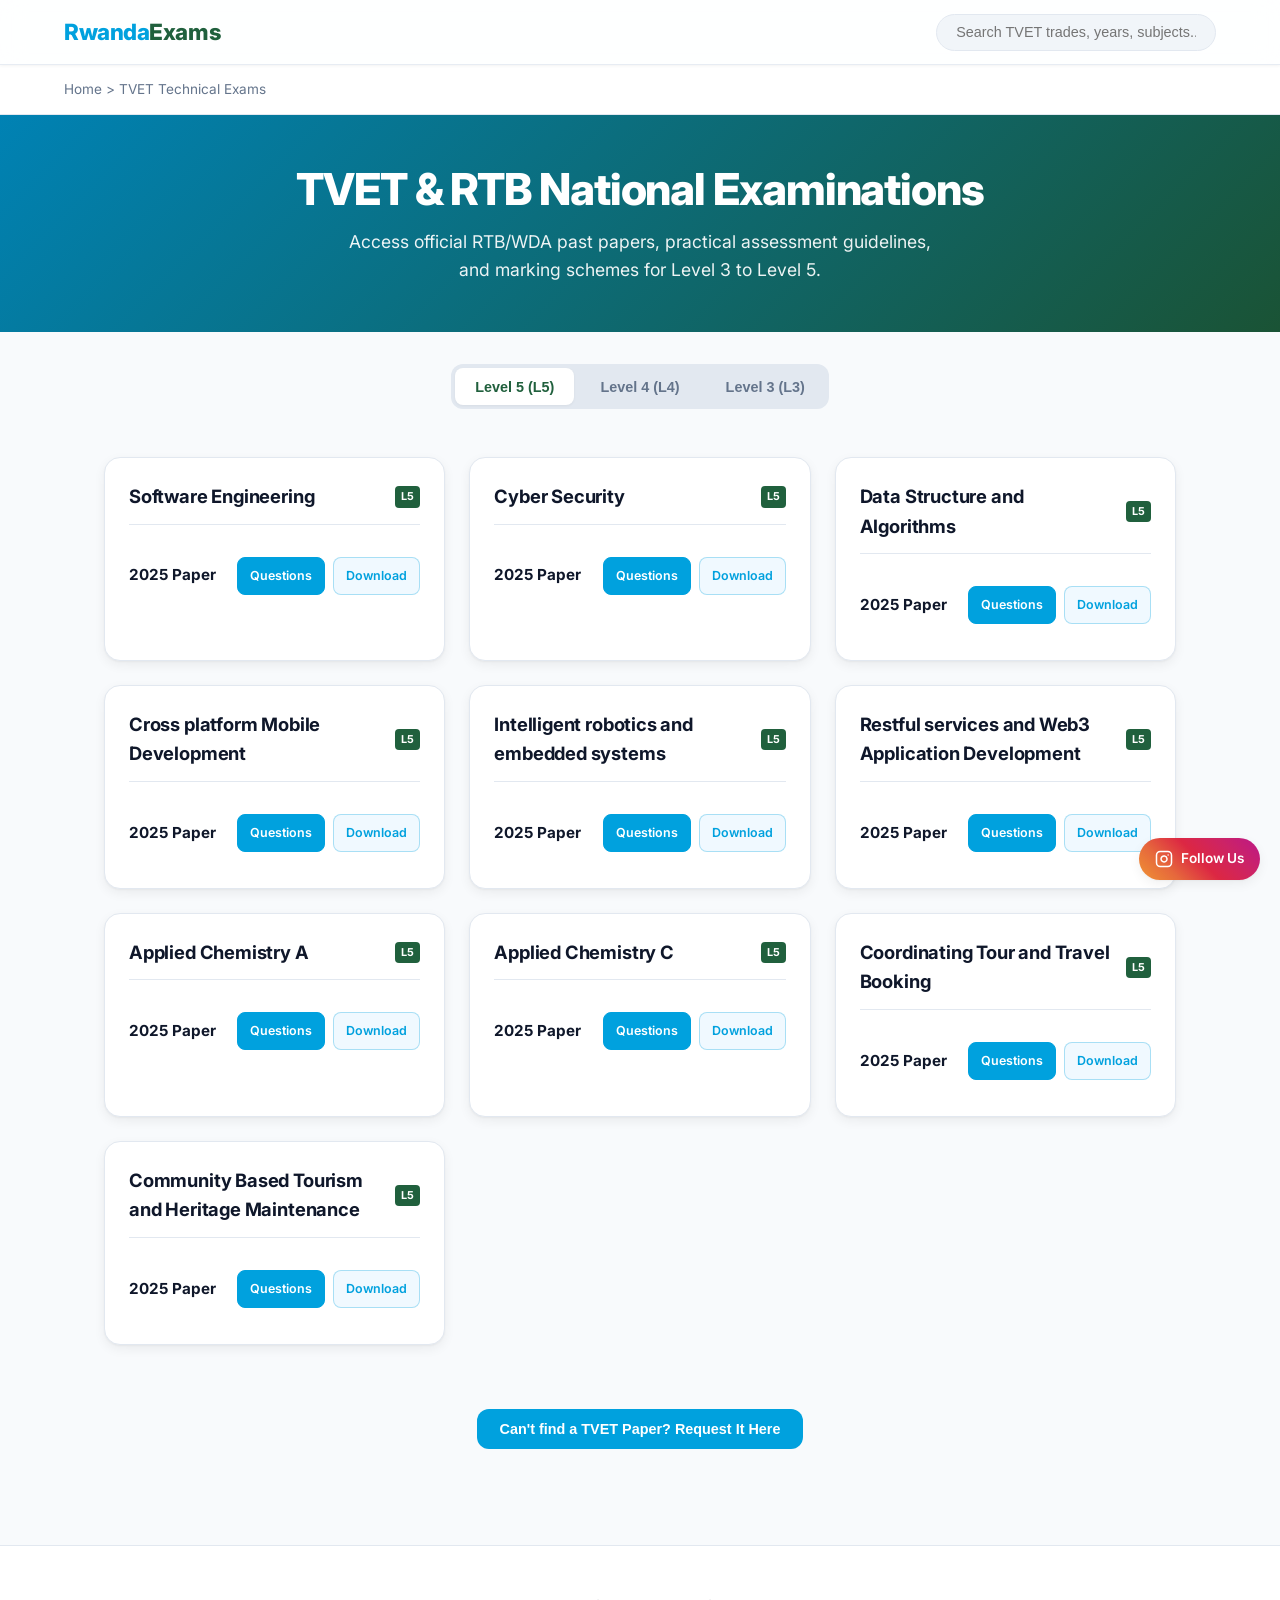
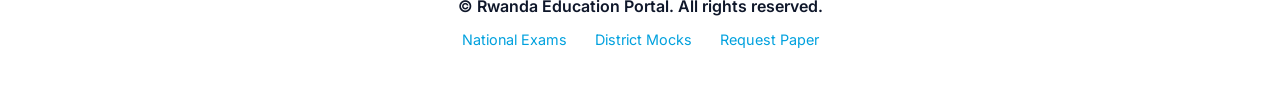
<file: tvet.html>
<!DOCTYPE html>
<html lang="en">
<head>
    <meta charset="UTF-8">
    <meta name="viewport" content="width=device-width, initial-scale=1.0">
    <title>TVET Past Papers & Marking Schemes | Rwanda Education Portal</title>
    <!-- Modern Font Inter -->
    <link rel="preconnect" href="https://fonts.googleapis.com">
    <link rel="preconnect" href="https://fonts.gstatic.com" crossorigin>
    <link href="https://fonts.googleapis.com/css2?family=Inter:wght@400;600;700;800&display=swap" rel="stylesheet">
    <!-- Style Sheet Reference -->
    <link rel="icon" href="data:image/svg+xml,<svg xmlns=%22http://www.w3.org/2000/svg%22 viewBox=%220 0 100 100%22><text y=%22.9em%22 font-size=%2290%22>🎓</text></svg>">
    <link rel="stylesheet" href="style.css">
</head>
<body>

    <!-- ==========================================
       1. MAIN HEADER & NAVIGATION
       ========================================== -->
    <header class="main-header">
        <div class="header-container">
            <a href="index.html" class="logo">
                Rwanda<span>Exams</span>
            </a>
            
            <div class="search-container">
                <input type="text" placeholder="Search TVET trades, years, subjects..." aria-label="Search TVET papers">
            </div>
        </div>
    </header>

    <!-- Breadcrumb Navigation -->
    <nav class="breadcrumb-nav">
        <a href="index.html">Home</a> &gt; <span>TVET Technical Exams</span>
    </nav>

    <!-- ==========================================
       2. HERO SECTION
       ========================================== -->
    <section class="archive-hero">
        <h1>TVET & RTB National Examinations</h1>
        <p>Access official RTB/WDA past papers, practical assessment guidelines, and marking schemes for Level 3 to Level 5.</p>
    </section>

    <!-- ==========================================
       3. LEVEL SWITCHER (L3, L4, L5)
       ========================================== -->
    <section class="level-switcher-section">
        <div class="switcher-container">
            <button class="level-btn active">Level 5 (L5)</button>
            <button class="level-btn">Level 4 (L4)</button>
            <button class="level-btn">Level 3 (L3)</button>
        </div>
    </section>

    <!-- ==========================================
       4. SUBJECT & TRADE GRID
       ========================================== -->
    <main class="subject-grid-section">
        
        <!-- LEVEL 5 CONTENT -->
        <div id="s6-content" class="level-content" style="display: block;">
            <div class="subject-grid">

                <!-- Trade Card 1 -->
                <article class="subject-card" data-keywords="software development,Engineering  l5 tvet T2-149">
                    <div class="card-header">
                        <h3>Software Engineering</h3>
                        <span class="badge-mock">L5</span>
                    </div>
                    <ul class="paper-list">
                        <li>
                            <span class="year">2025 Paper</span>
                            <div class="actions">
                                <a href="National exam papers/tvet l5/T2-149__Software_Engineering.pdf" class="download-link view" target="_blank">Questions</a>
                                <a href="National exam papers/tvet l5/T2-149__Software_Engineering.pdf" download class="download-link download">Download</a>
                            </div>
                        </li>
                        <!--
                        <li>
                            <span class="year">2024 Paper</span>
                            <div class="actions">
                                <a href="papers/tvet/l3-sd-2022.pdf" class="download-link view" target="_blank">View</a>
                                <a href="papers/tvet/l3-sd-2022.pdf" download class="download-link download">Download</a>
                                <a href="schemes/tvet/l3-sd-2022-scheme.pdf" class="download-link scheme">Scheme</a>
                            </div>
                        </li>
                        -->
                    </ul>
                </article>

                <article class="subject-card" data-keywords="cyber security l5 tvet T2-145">
                    <div class="card-header">
                        <h3>Cyber Security</h3>
                        <span class="badge-mock">L5</span>
                    </div>
                    <ul class="paper-list">
                        <li>
                            <span class="year">2025 Paper</span>
                            <div class="actions">
                                <a href="National exam papers/tvet l5/T2-145_Cyber_Security.pdf" class="download-link view" target="_blank">Questions</a>
                                <a href="National exam papers/tvet l5/T2-145_Cyber_Security.pdf" download class="download-link download">Download</a>
                            </div>
                        </li>
                        <!--
                        <li>
                            <span class="year">2024 Paper</span>
                            <div class="actions">
                                <a href="papers/tvet/l3-sd-2022.pdf" class="download-link view" target="_blank">View</a>
                                <a href="papers/tvet/l3-sd-2022.pdf" download class="download-link download">Download</a>
                                <a href="schemes/tvet/l3-sd-2022-scheme.pdf" class="download-link scheme">Scheme</a>
                            </div>
                        </li>
                        -->
                    </ul>
                </article>

                <article class="subject-card" data-keywords="data structure and algorithms l5 tvet T2-146">
                    <div class="card-header">
                        <h3>Data Structure and Algorithms</h3>
                        <span class="badge-mock">L5</span>
                    </div>
                    <ul class="paper-list">
                        <li>
                            <span class="year">2025 Paper</span>
                            <div class="actions">
                                <a href="National exam papers/tvet l5/T2-146_Data_Structure_and_Algorithms.pdf" class="download-link view" target="_blank">Questions</a>
                                <a href="National exam papers/tvet l5/T2-146_Data_Structure_and_Algorithms.pdf" download class="download-link download">Download</a>
                            </div>
                        </li>
                        <!--
                        <li>
                            <span class="year">2024 Paper</span>
                            <div class="actions">
                                <a href="papers/tvet/l3-sd-2022.pdf" class="download-link view" target="_blank">View</a>
                                <a href="papers/tvet/l3-sd-2022.pdf" download class="download-link download">Download</a>
                                <a href="schemes/tvet/l3-sd-2022-scheme.pdf" class="download-link scheme">Scheme</a>
                            </div>
                        </li>
                        -->
                    </ul>
                </article>

                <article class="subject-card" data-keywords="Cross platform Mobile Development l5 tvet T2-144">
                    <div class="card-header">
                        <h3>Cross platform Mobile Development</h3>
                        <span class="badge-mock">L5</span>
                    </div>
                    <ul class="paper-list">
                        <li>
                            <span class="year">2025 Paper</span>
                            <div class="actions">
                                <a href="National exam papers/tvet l5/T2-144_Cross-Platform_Mobile_Development.pdf" class="download-link view" target="_blank">Questions</a>
                                <a href="National exam papers/tvet l5/T2-144_Cross-Platform_Mobile_Development.pdf" download class="download-link download">Download</a>
                            </div>
                        </li>
                        <!--
                        <li>
                            <span class="year">2024 Paper</span>
                            <div class="actions">
                                <a href="papers/tvet/l3-sd-2022.pdf" class="download-link view" target="_blank">View</a>
                                <a href="papers/tvet/l3-sd-2022.pdf" download class="download-link download">Download</a>
                                <a href="schemes/tvet/l3-sd-2022-scheme.pdf" class="download-link scheme">Scheme</a>
                            </div>
                        </li>
                        -->
                    </ul>
                </article>

                <article class="subject-card" data-keywords="Intelligent robotics and embedded systems l5 tvet T2-147">
                    <div class="card-header">
                        <h3>Intelligent robotics and embedded systems</h3>
                        <span class="badge-mock">L5</span>
                    </div>
                    <ul class="paper-list">
                        <li>
                            <span class="year">2025 Paper</span>
                            <div class="actions">
                                <a href="National exam papers/tvet l5/T2-147_Intelligent_Robotics_and_Embedded_Systems.pdf" class="download-link view" target="_blank">Questions</a>
                                <a href="National exam papers/tvet l5/T2-147_Intelligent_Robotics_and_Embedded_Systems.pdf" download class="download-link download">Download</a>
                            </div>
                        </li>
                        <!--
                        <li>
                            <span class="year">2024 Paper</span>
                            <div class="actions">
                                <a href="papers/tvet/l3-sd-2022.pdf" class="download-link view" target="_blank">View</a>
                                <a href="papers/tvet/l3-sd-2022.pdf" download class="download-link download">Download</a>
                                <a href="schemes/tvet/l3-sd-2022-scheme.pdf" class="download-link scheme">Scheme</a>
                            </div>
                        </li>
                        -->
                    </ul>
                </article>

                <article class="subject-card" data-keywords="Restful services and Web3 Application Development l5 tvet T2-148">
                    <div class="card-header">
                        <h3>Restful services and Web3 Application Development</h3>
                        <span class="badge-mock">L5</span>
                    </div>
                    <ul class="paper-list">
                        <li>
                            <span class="year">2025 Paper</span>
                            <div class="actions">
                                <a href="National exam papers/tvet l5/T2-148_Restful_Services_and_WebWeb3_Application_Development.pdf" class="download-link view" target="_blank">Questions</a>
                                <a href="National exam papers/tvet l5/T2-148_Restful_Services_and_WebWeb3_Application_Development.pdf" download class="download-link download">Download</a>
                            </div>
                        </li>
                        <!--
                        <li>
                            <span class="year">2024 Paper</span>
                            <div class="actions">
                                <a href="papers/tvet/l3-sd-2022.pdf" class="download-link view" target="_blank">View</a>
                                <a href="papers/tvet/l3-sd-2022.pdf" download class="download-link download">Download</a>
                                <a href="schemes/tvet/l3-sd-2022-scheme.pdf" class="download-link scheme">Scheme</a>
                            </div>
                        </li>
                        -->
                    </ul>
                </article>

                <article class="subject-card" data-keywords="Applied Chemistry A l5 tvet T2-172">
                    <div class="card-header">
                        <h3>Applied Chemistry A</h3>
                        <span class="badge-mock">L5</span>
                    </div>
                    <ul class="paper-list">
                        <li>
                            <span class="year">2025 Paper</span>
                            <div class="actions">
                                <a href="National exam papers/tvet l5/T2-172_Applied_Chemistry_A.pdf" class="download-link view" target="_blank">Questions</a>
                                <a href="National exam papers/tvet l5/T2-172_Applied_Chemistry_A.pdf" download class="download-link download">Download</a>
                            </div>
                        </li>
                        <!--
                        <li>
                            <span class="year">2024 Paper</span>
                            <div class="actions">
                                <a href="papers/tvet/l3-sd-2022.pdf" class="download-link view" target="_blank">View</a>
                                <a href="papers/tvet/l3-sd-2022.pdf" download class="download-link download">Download</a>
                                <a href="schemes/tvet/l3-sd-2022-scheme.pdf" class="download-link scheme">Scheme</a>
                            </div>
                        </li>
                        -->
                    </ul>
                </article>

                <article class="subject-card" data-keywords="Applied Chemistry C l5 tvet T2-174">
                    <div class="card-header">
                        <h3>Applied Chemistry C</h3>
                        <span class="badge-mock">L5</span>
                    </div>
                    <ul class="paper-list">
                        <li>
                            <span class="year">2025 Paper</span>
                            <div class="actions">
                                <a href="National exam papers/tvet l5/T2-174_Applied_Chemistry_C.pdf" class="download-link view" target="_blank">Questions</a>
                                <a href="National exam papers/tvet l5/T2-174_Applied_Chemistry_C.pdf" download class="download-link download">Download</a>
                            </div>
                        </li>
                        <!--
                        <li>
                            <span class="year">2024 Paper</span>
                            <div class="actions">
                                <a href="papers/tvet/l3-sd-2022.pdf" class="download-link view" target="_blank">View</a>
                                <a href="papers/tvet/l3-sd-2022.pdf" download class="download-link download">Download</a>
                                <a href="schemes/tvet/l3-sd-2022-scheme.pdf" class="download-link scheme">Scheme</a>
                            </div>
                        </li>
                        -->
                    </ul>
                </article>

                <article class="subject-card" data-keywords="Coordinating Tour and Travel Bookings l5 tvet T2-152">
                    <div class="card-header">
                        <h3>Coordinating Tour and Travel Booking</h3>
                        <span class="badge-mock">L5</span>
                    </div>
                    <ul class="paper-list">
                        <li>
                            <span class="year">2025 Paper</span>
                            <div class="actions">
                                <a href="National exam papers/tvet l5/T2-152_Coordinating_Tour_and_Travel_bookings.pdf" class="download-link view" target="_blank">Questions</a>
                                <a href="National exam papers/tvet l5/T2-152_Coordinating_Tour_and_Travel_bookings.pdf" download class="download-link download">Download</a>
                            </div>
                        </li>
                        <!--
                        <li>
                            <span class="year">2024 Paper</span>
                            <div class="actions">
                                <a href="papers/tvet/l3-sd-2022.pdf" class="download-link view" target="_blank">View</a>
                                <a href="papers/tvet/l3-sd-2022.pdf" download class="download-link download">Download</a>
                                <a href="schemes/tvet/l3-sd-2022-scheme.pdf" class="download-link scheme">Scheme</a>
                            </div>
                        </li>
                        -->
                    </ul>
                </article>

                <article class="subject-card" data-keywords="Community Based Tourism and Heritage Maintenance l5 tvet T2-151">
                    <div class="card-header">
                        <h3>Community Based Tourism and Heritage Maintenance</h3>
                        <span class="badge-mock">L5</span>
                    </div>
                    <ul class="paper-list">
                        <li>
                            <span class="year">2025 Paper</span>
                            <div class="actions">
                                <a href="National exam papers/tvet l5/T2-151_Community_Based_Tourism_and_Heritage_Maintenance.pdf" class="download-link view" target="_blank">Questions</a>
                                <a href="National exam papers/tvet l5/T2-151_Community_Based_Tourism_and_Heritage_Maintenance.pdf" download class="download-link download">Download</a>
                            </div>
                        </li>
                        <!--
                        <li>
                            <span class="year">2024 Paper</span>
                            <div class="actions">
                                <a href="papers/tvet/l3-sd-2022.pdf" class="download-link view" target="_blank">View</a>
                                <a href="papers/tvet/l3-sd-2022.pdf" download class="download-link download">Download</a>
                                <a href="schemes/tvet/l3-sd-2022-scheme.pdf" class="download-link scheme">Scheme</a>
                            </div>
                        </li>
                        -->
                    </ul>
                </article>


            </div>
        </div>

        <!-- LEVEL 4 CONTENT -->
       <div id="s3-content" class="level-content" style="display: block;">
            <div class="subject-grid">

                <!-- Trade Card 1 -->
                

                <!-- Trade Card 2 -->
                

                <!-- Trade Card 3 -->
                

            </div>
        </div>

        <!-- LEVEL 3 CONTENT -->
         <div id="p6-content" class="level-content" style="display: block;">
            <div class="subject-grid">

                <!-- Trade Card 1 -->
                
                <!-- Trade Card 2 -->
                

                <!-- Trade Card 3 -->
                

            </div>
        </div>

        <!-- Missing Paper Trigger Button -->
        <div class="request-container">
            <button id="openModalBtn" class="btn btn-blue">Can't find a TVET Paper? Request It Here</button>
        </div>
    </main>

    <!-- ==========================================
       5. REQUEST MODAL
       ========================================== -->
    <div id="requestModal" class="modal">
        <div class="modal-content">
            <span class="close-btn">&times;</span>
            <h2>Request a TVET Paper</h2>
            <p>Tell us which trade or module exam paper you need, and we'll upload it soon.</p>
            
            <form action="?status=success" method="GET">
                <div class="form-group">
                    <label for="trade-select">Trade / Level</label>
                    <select id="trade-select" class="modal-select" required>
                        <option value="">Select Level...</option>
                        <option value="L3">Level 3 (L3)</option>
                        <option value="L4">Level 4 (L4)</option>
                        <option value="L5">Level 5 (L5)</option>
                    </select>
                </div>

                <div class="form-group">
                    <label for="paper-name">Module / Subject Name</label>
                    <input type="text" id="paper-name" placeholder="e.g. Database Management Systems" required>
                </div>

                <div class="form-group">
                    <label for="paper-year">Year Needed</label>
                    <input type="text" id="paper-year" placeholder="e.g. 2022 or 2023">
                </div>

                <button type="submit" class="submit-btn">Send Request</button>
            </form>
        </div>
    </div>

    <!-- ==========================================
       6. FLOATING SOCIAL & FOOTER
       ========================================== -->
    <a href="https://instagram.com" target="_blank" class="floating-ig" aria-label="Follow us on Instagram">
        <svg viewBox="0 0 24 24" fill="none" stroke="currentColor" stroke-width="2" stroke-linecap="round" stroke-linejoin="round">
            <rect x="2" y="2" width="20" height="20" rx="5" ry="5"></rect>
            <path d="M16 11.37A4 4 0 1 1 12.63 8 4 4 0 0 1 16 11.37z"></path>
            <line x1="17.5" y1="6.5" x2="17.51" y2="6.5"></line>
        </svg>
        <span class="ig-text">Follow Us</span>
    </a>

    <footer class="main-footer">
        <p>&copy; Rwanda Education Portal. All rights reserved.</p>
        <div class="footer-links">
            <a href="national.html">National Exams</a>
            <a href="district.html">District Mocks</a>
            <a href="#" id="openModalFooter">Request Paper</a>
        </div>
    </footer>

    <!-- Script Reference -->
    <script src="script.js"></script>
</body>
</html>
</file>
<file: style.css>
/* ==========================================================================
   1. CORE VARIABLES & RESETS
   ========================================================================== */
:root {
    /* Brand Colors */
    --primary-blue: #00A1DE;   /* Rwanda Blue */
    --primary-hover: #0081b3;
    --rwanda-yellow: #FAD201; /* Rwanda Yellow */
    --rwanda-green: #20603D;  /* Rwanda Green */
    --rwanda-green-hover: #17472d;
    
    /* UI Neutral Colors */
    --text-dark: #0f172a;
    --text-muted: #64748b;
    --bg-light: #f8fafc;
    --white: #ffffff;
    --border-color: #e2e8f0;
    
    /* System & Spacing Tokens */
    --radius-sm: 8px;
    --radius-md: 12px;
    --radius-lg: 16px;
    --radius-full: 9999px;
    
    /* Elevation & Soft Shadows */
    --shadow-sm: 0 1px 3px rgba(0, 0, 0, 0.05);
    --shadow-md: 0 4px 12px rgba(0, 0, 0, 0.06), 0 1px 2px rgba(0, 0, 0, 0.04);
    --shadow-lg: 0 12px 24px -4px rgba(0, 0, 0, 0.08), 0 4px 6px -2px rgba(0, 0, 0, 0.03);
    
    /* Transitions */
    --transition-fast: all 0.15s cubic-bezier(0.4, 0, 0.2, 1);
    --transition: all 0.25s cubic-bezier(0.4, 0, 0.2, 1);
}

* {
    box-sizing: border-box;
    margin: 0;
    padding: 0;
}

html {
    scroll-behavior: smooth;
    -webkit-text-size-adjust: 100%;
}

body {
    font-family: 'Inter', system-ui, -apple-system, BlinkMacSystemFont, "Segoe UI", Roboto, sans-serif;
    background-color: var(--bg-light);
    color: var(--text-dark);
    line-height: 1.6;
    -webkit-font-smoothing: antialiased;
    -moz-osx-font-smoothing: grayscale;
}

a {
    text-decoration: none;
    color: inherit;
}

/* ==========================================================================
   2. HEADER & NAVIGATION
   ========================================================================== */
.main-header {
    position: sticky;
    top: 0;
    background: rgba(255, 255, 255, 0.85);
    backdrop-filter: blur(12px);
    -webkit-backdrop-filter: blur(12px);
    padding: 0.85rem 5%;
    box-shadow: 0 1px 3px rgba(0, 0, 0, 0.05);
    border-bottom: 1px solid rgba(226, 232, 240, 0.8);
    z-index: 1000;
}

.header-container {
    display: flex;
    justify-content: space-between;
    align-items: center;
    flex-wrap: wrap;
    gap: 1rem;
    max-width: 1200px;
    margin: 0 auto;
}

.logo {
    font-size: 1.4rem;
    font-weight: 800;
    letter-spacing: -0.02em;
    color: var(--primary-blue);
}

.logo span {
    color: var(--rwanda-green);
}

.search-container input {
    padding: 0.6rem 1.2rem;
    border-radius: var(--radius-full);
    border: 1px solid var(--border-color);
    background-color: #f1f5f9;
    width: 280px;
    font-size: 0.9rem;
    transition: var(--transition);
}

.search-container input:focus {
    outline: none;
    background-color: var(--white);
    border-color: var(--primary-blue);
    box-shadow: 0 0 0 4px rgba(0, 161, 222, 0.15);
}

/* Breadcrumbs */
.breadcrumb-nav {
    padding: 0.85rem 5%;
    background: var(--white);
    font-size: 0.85rem;
    color: var(--text-muted);
    border-bottom: 1px solid var(--border-color);
}

.breadcrumb-nav a {
    transition: var(--transition-fast);
}

.breadcrumb-nav a:hover { 
    color: var(--primary-blue); 
}

/* ==========================================================================
   3. HERO SECTIONS
   ========================================================================== */
.hero, .archive-hero {
    background: linear-gradient(135deg, #0082b4 0%, #1a5335 100%);
    text-align: center;
    color: var(--white);
}

.hero {
    padding: clamp(3rem, 6vw, 5rem) 5% clamp(4rem, 7vw, 6rem) 5%;
}

.archive-hero {
    padding: clamp(2rem, 4vw, 3rem) 5%;
}

.hero-content h1, .archive-hero h1 {
    font-size: clamp(1.8rem, 4vw, 2.75rem);
    margin-bottom: 0.75rem;
    font-weight: 800;
    letter-spacing: -0.025em;
    line-height: 1.2;
}

.hero-content p, .archive-hero p {
    font-size: clamp(0.95rem, 2vw, 1.1rem);
    opacity: 0.92;
    max-width: 600px;
    margin: 0 auto;
    font-weight: 400;
}

/* ==========================================================================
   4. PORTAL GRID (HOMEPAGE)
   ========================================================================== */
.portal-grid {
    display: grid;
    grid-template-columns: repeat(auto-fit, minmax(280px, 1fr)); 
    gap: 24px;
    max-width: 1100px;
    margin: 0 auto;
}

.portal-card {
    position: relative;
    background: var(--white);
    padding: 2.25rem 1.5rem;
    border-radius: var(--radius-lg);
    text-align: center;
    box-shadow: var(--shadow-md);
    border: 1px solid rgba(226, 232, 240, 0.8);
    transition: var(--transition);
    display: flex;
    flex-direction: column;
    justify-content: space-between;
}

.portal-card:hover {
    transform: translateY(-4px);
    box-shadow: var(--shadow-lg);
    border-color: rgba(0, 161, 222, 0.3);
}

.portal-card.disabled {
    opacity: 0.65;
    cursor: not-allowed;
    filter: grayscale(0.2);
}

/* Focus Features */
.focus-card {
    border: 2px solid var(--rwanda-yellow);
    box-shadow: 0 8px 25px rgba(250, 210, 1, 0.25);
}

.focus-badge {
    position: absolute;                        
    top: 15px;
    right: 15px;
    background: var(--rwanda-yellow);
    color: var(--text-dark);
    font-size: 0.68rem;
    font-weight: 800;
    letter-spacing: 0.05em;
    padding: 4px 10px;
    border-radius: var(--radius-full);
    text-transform: uppercase;
}

/* ==========================================================================
   5. ARCHIVE COMPONENTS (NATIONAL/DISTRICT)
   ========================================================================== */
/* Level Switcher */
.level-switcher-section {
    padding: 2rem 5% 1rem 5%;
    display: flex;
    justify-content: center;
}

.switcher-container {
    background: #e2e8f0;
    padding: 4px;
    border-radius: var(--radius-md);
    display: flex;
    gap: 4px;
    max-width: 100%;
}

.level-btn {
    border: none;
    padding: 0.65rem 1.25rem;
    border-radius: calc(var(--radius-md) - 4px);
    cursor: pointer;
    font-weight: 600;
    font-size: 0.9rem;
    transition: var(--transition-fast);
    background: transparent;
    color: var(--text-muted);
}

.level-btn.active {
    background: var(--white);
    color: var(--rwanda-green);
    box-shadow: var(--shadow-sm);
}

/* Subject Grid & Cards */
.subject-grid-section {
    padding: 2rem 5%;
    max-width: 1200px;
    margin: 0 auto;
}

.subject-grid {
    display: grid;
    grid-template-columns: repeat(auto-fit, minmax(320px, 1fr));
    gap: 24px;
}

.subject-card {
    background: var(--white);
    border-radius: var(--radius-lg);
    padding: 1.5rem;
    box-shadow: var(--shadow-md);
    border: 1px solid var(--border-color);
    transition: var(--transition);
}

.subject-card:hover {
    box-shadow: var(--shadow-lg);
    border-color: rgba(0, 161, 222, 0.4);
}

.card-header {
    display: flex;
    justify-content: space-between;
    align-items: center;
    margin-bottom: 1.25rem;
    border-bottom: 1px solid var(--border-color);
    padding-bottom: 0.75rem;
}

.card-header h3 {
    font-size: 1.15rem;
    font-weight: 700;
    letter-spacing: -0.01em;
}

/* ==========================================================================
   6. BUTTONS & DOWNLOAD ACTIONS
   ========================================================================== */
.btn {
    display: inline-flex;
    align-items: center;
    justify-content: center;
    padding: 0.75rem 1.4rem;
    border-radius: var(--radius-md);
    font-weight: 600;
    font-size: 0.9rem;
    color: var(--white);
    margin-top: 1rem;
    transition: var(--transition-fast);
    cursor: pointer;
    border: none;
}

.btn-blue   { background-color: var(--primary-blue); }
.btn-green  { background-color: var(--rwanda-green); }
.btn-purple { background-color: #6c5ce7; }
.btn-grey   { background-color: #334155; }

.btn:hover {
    transform: translateY(-1px);
    box-shadow: var(--shadow-sm);
    filter: brightness(1.08);
}

.btn:active {
    transform: translateY(0);
}

/* Paper List Action Buttons */
.paper-list {
    list-style: none;
}

.paper-list li {
    display: flex;
    justify-content: space-between;
    align-items: center;
    padding: 12px 0;
    border-bottom: 1px dashed var(--border-color);
}

.paper-list li:last-child {
    border-bottom: none;
}

.year { 
    font-weight: 700; 
    color: var(--text-dark); 
    font-size: 0.95rem;
}

.actions {
    display: flex;
    flex-wrap: nowrap;
    gap: 8px;
    justify-content: flex-end;
    flex-shrink: 0;
}

.download-link {
    font-size: 0.78rem;
    padding: 6px 12px;
    border-radius: var(--radius-sm);
    font-weight: 600;
    min-height: 38px;
    display: flex;
    align-items: center;
    justify-content: center;
    transition: var(--transition-fast);
    white-space: nowrap;
}

.download-link:hover {
    transform: translateY(-1px);
    box-shadow: var(--shadow-sm);
}

/* Download Link Variants */
.download-link.view {
    background: var(--primary-blue);
    color: var(--white);
    border: 1px solid var(--primary-blue);
}

.download-link.download {
    background: #f0f9ff;
    color: var(--primary-blue);
    border: 1px solid rgba(0, 161, 222, 0.3);
}

.download-link.download:hover {
    background: var(--primary-blue);
    color: var(--white);
}

.download-link.scheme {
    background: #f0fdf4;
    color: var(--rwanda-green);
    border: 1px solid rgba(32, 96, 61, 0.2);
}

.download-link.scheme:hover {
    background: var(--rwanda-green);
    color: var(--white);
}

.download-link.disabled-link {
    background: #f1f5f9 !important;
    color: #94a3b8 !important;
    border: 1px solid var(--border-color) !important;
    cursor: not-allowed;
    pointer-events: none;
    opacity: 0.7;
    box-shadow: none !important;
    transform: none !important;
}

/* ==========================================================================
   7. FOOTER & MISC
   ========================================================================== */
.main-footer {
    text-align: center;
    padding: 3rem 5%;
    background: var(--white);
    border-top: 1px solid var(--border-color);
    margin-top: 4rem;
}

.main-footer p {
    font-weight: 600;
    color: var(--text-dark);
    margin-bottom: 0.5rem;
}

.footer-links a {
    font-size: 0.9rem;
    color: var(--primary-blue);
    margin: 0 0.75rem;
    transition: var(--transition-fast);
}

.footer-links a:hover {
    text-decoration: underline;
}

.request-container {
    text-align: center;
    margin-top: 3rem;
}

.back-to-top {
    position: fixed;
    bottom: 20px;
    right: 20px;
    background: var(--primary-blue);
    color: var(--white);
    width: 44px;
    height: 44px;
    border-radius: var(--radius-full);
    display: flex;
    align-items: center;
    justify-content: center;
    box-shadow: var(--shadow-md);
    transition: var(--transition-fast);
}

.back-to-top:hover {
    transform: translateY(-3px);
    background: var(--primary-hover);
    box-shadow: var(--shadow-lg);
}

/* --- Request Modal Styles --- */
.modal {
    display: none;
    position: fixed;
    z-index: 2000;
    left: 0;
    top: 0;
    width: 100%;
    height: 100%;
    background-color: rgba(15, 23, 42, 0.5);
    backdrop-filter: blur(4px);
}

.modal-content {
    background-color: var(--white);
    margin: 6% auto;
    padding: 2rem;
    border-radius: var(--radius-lg);
    width: 480px;
    max-width: 90%;
    box-shadow: var(--shadow-lg);
    position: relative;
    animation: slideIn 0.25s cubic-bezier(0.16, 1, 0.3, 1);
}

@keyframes slideIn {
    from { transform: translateY(-20px); opacity: 0; }
    to { transform: translateY(0); opacity: 1; }
}

.close-btn {
    position: absolute;
    right: 20px;
    top: 18px;
    font-size: 22px;
    font-weight: 700;
    color: var(--text-muted);
    cursor: pointer;
    transition: var(--transition-fast);
}

.close-btn:hover {
    color: var(--text-dark);
}

.modal-content h2 {
    color: var(--primary-blue);
    margin-bottom: 0.25rem;
    font-weight: 700;
}

.modal-content p {
    font-size: 0.9rem;
    color: var(--text-muted);
    margin-bottom: 1.5rem;
}

.form-group {
    margin-bottom: 1.25rem;
    text-align: left;
}

.form-group label {
    display: block;
    font-weight: 600;
    font-size: 0.85rem;
    margin-bottom: 6px;
    color: var(--text-dark);
}

.modal-select, 
.form-group input, 
.form-group textarea {
    width: 100%;
    padding: 10px 12px;
    border: 1px solid var(--border-color);
    border-radius: var(--radius-sm);
    background-color: #f8fafc;
    font-family: inherit;
    font-size: 0.9rem;
    color: var(--text-dark);
    transition: var(--transition-fast);
}

.modal-select:focus,
.form-group input:focus, 
.form-group textarea:focus {
    outline: none;
    background-color: var(--white);
    border-color: var(--primary-blue);
    box-shadow: 0 0 0 3px rgba(0, 161, 222, 0.15);
}

.submit-btn {
    width: 100%;
    padding: 12px;
    background: var(--primary-blue);
    color: var(--white);
    border: none;
    border-radius: var(--radius-sm);
    font-weight: 600;
    cursor: pointer;
    transition: var(--transition-fast);
}

.submit-btn:hover {
    background: var(--rwanda-green);
}

.district-grid {
    display: grid;
    grid-template-columns: repeat(auto-fit, minmax(280px, 1fr)); 
    gap: 24px;
    max-width: 1100px;
    margin: 0 auto;
}

.switcher-container {
    display: flex;
    overflow-x: auto;
    white-space: nowrap;
    padding: 4px;
    -webkit-overflow-scrolling: touch;
    gap: 6px;
    scrollbar-width: none; /* Hide scrollbar for Chrome/Safari/Firefox */
}

.switcher-container::-webkit-scrollbar {
    display: none;
}

.badge-mock {
    background: var(--rwanda-green);
    color: var(--white);
    font-size: 0.68rem;
    font-weight: 700;
    padding: 2px 6px;
    border-radius: 4px;
    margin-left: 8px;
    vertical-align: middle;
}

/* ==========================================================================
   UPDATED RESPONSIVE FLOATING INSTAGRAM BUTTON
   ========================================================================== */
.floating-ig {
    position: fixed;
    bottom: 20px;
    right: 20px;
    background: linear-gradient(45deg, #f09433 0%, #e6683c 25%, #dc2743 50%, #cc2366 75%, #bc1888 100%);
    color: var(--white);
    padding: 10px 16px;
    border-radius: var(--radius-full);
    display: flex;
    align-items: center;
    justify-content: center;
    gap: 8px;
    box-shadow: var(--shadow-md);
    z-index: 2000;
    transition: var(--transition);
    text-decoration: none;
    width: auto;
    height: auto;
}

.floating-ig svg {
    width: 18px;
    height: 18px;
    flex-shrink: 0;
}

.floating-ig .ig-text {
    font-size: 0.85rem;
    font-weight: 600;
    white-space: nowrap;
}

.floating-ig:hover {
    transform: scale(1.03) translateY(-2px);
    box-shadow: 0 8px 20px rgba(220, 39, 67, 0.35);
}

/* ==========================================================================
   8. MEDIA QUERIES (RESPONSIVE IMPROVEMENTS)
   ========================================================================== */

/* Tablets and Below (768px) */
@media (max-width: 768px) {
    .header-container {
        justify-content: center;
    }
    
    .search-container {
        width: 100%;
        order: 2;
    }

    .search-container input {
        width: 100%;
    }

    .portal-grid {
        grid-template-columns: 1fr;
        padding-bottom: 2rem;
    }

    .portal-selection {
        margin-top: -1.5rem;
    }
}

/* Mobile Devices (600px) */
@media (max-width: 600px) {
    .main-header {
        padding: 0.75rem 4%;
    }

    .subject-grid { 
        grid-template-columns: 1fr; 
    }
    
    .subject-card {
        width: 100% !important;
    }

    .level-btn { 
        padding: 0.6rem 0.9rem; 
        font-size: 0.82rem; 
    }

    .paper-list li {
        flex-direction: column;
        align-items: flex-start;
        gap: 12px;
        padding: 14px 0;
    }

    .actions {
        width: 100%;
        justify-content: flex-start;
        flex-wrap: wrap;
        gap: 8px;
    }

    .download-link {
        flex: 1 1 calc(50% - 4px); /* Splits buttons into neat equal-width pairs on mobile */
        min-width: 100px;
        min-height: 44px; /* Optimal mobile tap area */
        text-align: center;
    }

    .btn, .level-btn {
        min-height: 44px;
    }
}

/* Standard Mobile Screens (480px) */
@media (max-width: 480px) {
    .floating-ig {
        bottom: 15px;
        right: 15px;
        padding: 8px 14px;
    }
    
    .floating-ig .ig-text {
        font-size: 0.78rem;
    }
    
    .floating-ig svg {
        width: 16px;
        height: 16px;
    }

    .download-link {
        flex: 1 1 100%; /* Stacks links neatly when space is extremely constrained */
    }
}

/* Critical Small Mobile Screens (360px) */
@media (max-width: 360px) {
    .floating-ig {
        padding: 12px;
        border-radius: var(--radius-full);
    }
    
    .floating-ig .ig-text {
        display: none;
    }
    
    .floating-ig svg {
        width: 20px;
        height: 20px;
    }
}

/* ==========================================================================
   9. SEARCH HIGHLIGHT — ANIMATION
   ========================================================================== */
.subject-card.search-highlight {
    border: 2px solid var(--rwanda-yellow) !important;
    box-shadow: 0 0 0 4px rgba(250, 210, 1, 0.3), var(--shadow-lg) !important;
    animation: pulseHighlight 1.8s ease-out forwards;
}

@keyframes pulseHighlight {
    0%   { box-shadow: 0 0 0 8px rgba(250, 210, 1, 0.5), var(--shadow-lg); }
    100% { box-shadow: 0 0 0 4px rgba(250, 210, 1, 0.15), var(--shadow-md); }
}
</file>
